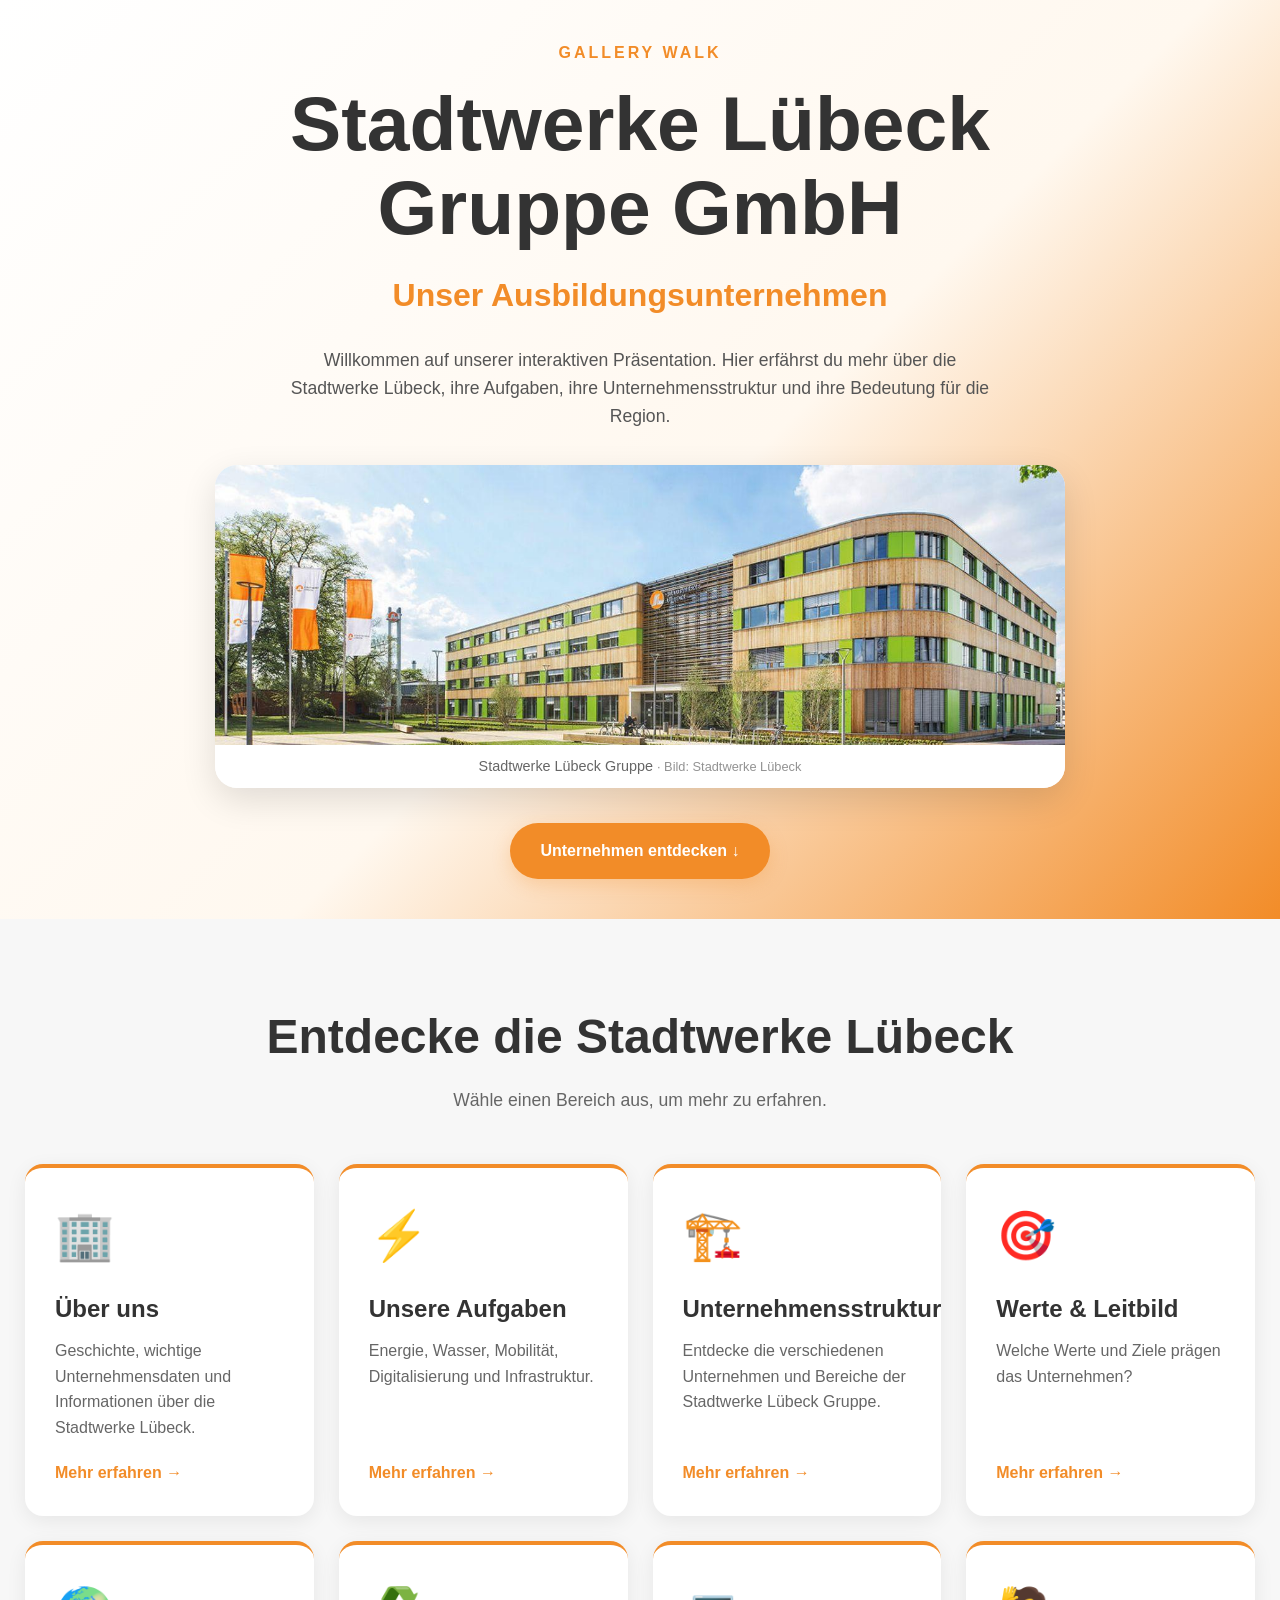
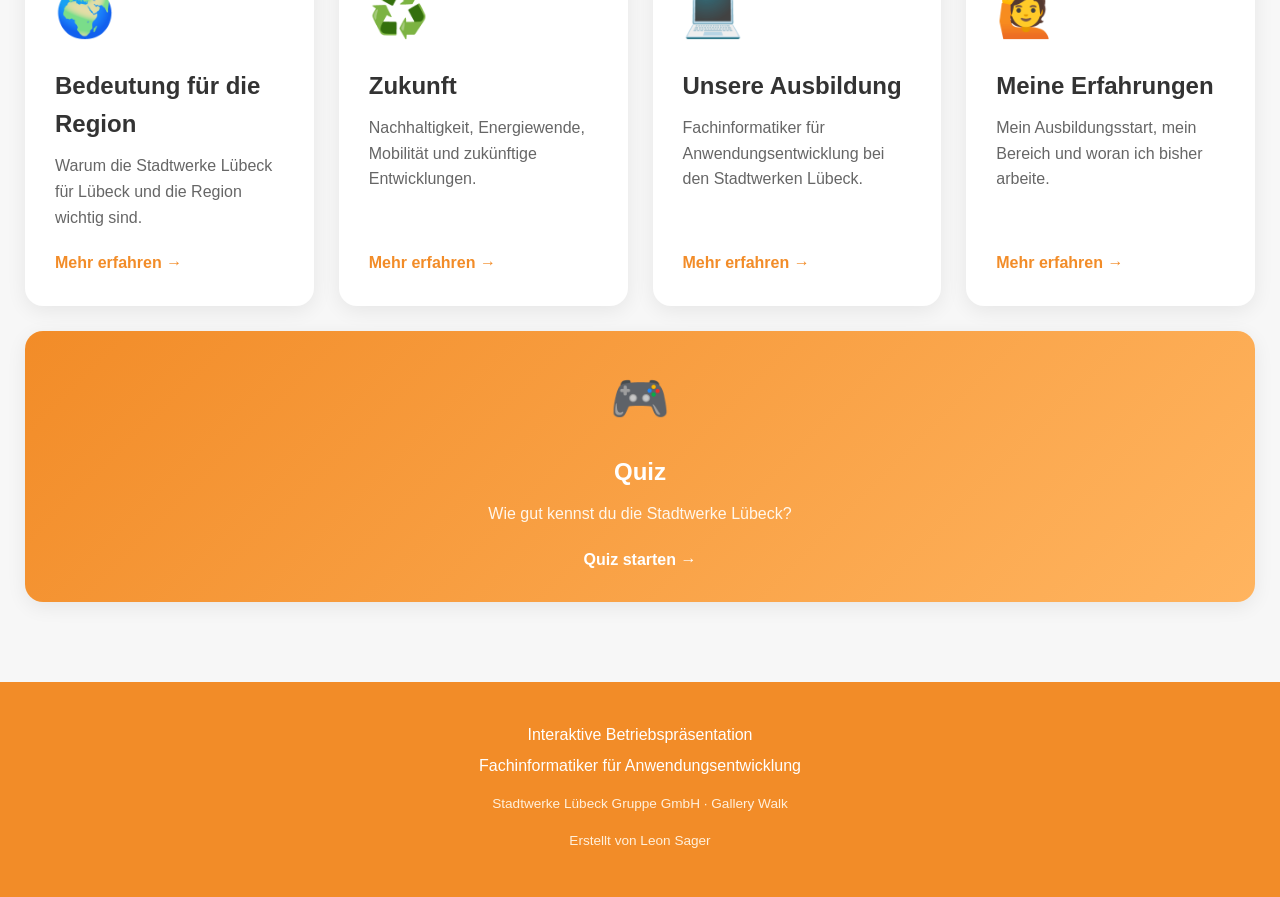
<file: index.html>
<!DOCTYPE html>
<html lang="de">

<head>

    <!-- Zeichencodierung für Umlaute und Sonderzeichen -->
    <meta charset="UTF-8">

    <!-- Sorgt dafür, dass die Webseite auf Handys richtig angezeigt wird -->
    <meta name="viewport" content="width=device-width, initial-scale=1.0">

    <!-- Titel im Browser -->
    <title>Stadtwerke Lübeck | Gallery Walk</title>

    <!-- Verbindung mit unserer CSS-Datei -->
    <link rel="stylesheet" href="style.css">

</head>


<body>


    <!-- =========================
         HEADER / STARTBEREICH
         ========================= -->

    <header class="hero">

        <div class="hero-content">

            <p class="small-title">
                Gallery Walk
            </p>

            <h1>
                Stadtwerke Lübeck Gruppe GmbH
            </h1>

            <h2>
                Unser Ausbildungsunternehmen
            </h2>

            <p class="intro-text">
                Willkommen auf unserer interaktiven Präsentation.
                Hier erfährst du mehr über die Stadtwerke Lübeck,
                ihre Aufgaben, ihre Unternehmensstruktur und ihre
                Bedeutung für die Region.
            </p>


            <!-- =========================
                 HERO-BILD
                 ========================= -->

            <div class="hero-image">

                <img
                    src="bilder/stadtwerke-gebaeude.jpg"
                    alt="Gebäude der Stadtwerke Lübeck"
                >

                <p>
                    Stadtwerke Lübeck Gruppe
                    <span class="image-source-inline">· Bild: Stadtwerke Lübeck</span>
                </p>

            </div>


            <!-- =========================
                 START BUTTON
                 ========================= -->

            <a href="#bereiche" class="start-button">
                Unternehmen entdecken ↓
            </a>

        </div>

    </header>


    <!-- =========================
         INFORMATIONSBEREICHE
         ========================= -->

    <main id="bereiche">

        <section class="section-title">

            <h2>
                Entdecke die Stadtwerke Lübeck
            </h2>

            <p>
                Wähle einen Bereich aus, um mehr zu erfahren.
            </p>

        </section>


        <!-- =========================
             CONTAINER FÜR ALLE KARTEN
             ========================= -->

        <section class="card-container">


            <!-- =========================
                 KARTE 1
                 ========================= -->

            <article class="card">

                <div class="icon">
                    🏢
                </div>

                <h3>
                    Über uns
                </h3>

                <p>
                    Geschichte, wichtige Unternehmensdaten
                    und Informationen über die Stadtwerke Lübeck.
                </p>

                <a href="ueber-uns.html">
                    Mehr erfahren →
                </a>

            </article>


            <!-- =========================
                 KARTE 2
                 ========================= -->

            <article class="card">

                <div class="icon">
                    ⚡
                </div>

                <h3>
                    Unsere Aufgaben
                </h3>

                <p>
                    Energie, Wasser, Mobilität,
                    Digitalisierung und Infrastruktur.
                </p>

                <a href="aufgaben.html">
                    Mehr erfahren →
                </a>

            </article>


            <!-- =========================
                 KARTE 3
                 ========================= -->

            <article class="card">

                <div class="icon">
                    🏗️
                </div>

                <h3>
                    Unternehmensstruktur
                </h3>

                <p>
                    Entdecke die verschiedenen Unternehmen
                    und Bereiche der Stadtwerke Lübeck Gruppe.
                </p>

                <a href="struktur.html">
                    Mehr erfahren →
                </a>

            </article>


            <!-- =========================
                 KARTE 4
                 ========================= -->

            <article class="card">

                <div class="icon">
                    🎯
                </div>

                <h3>
                    Werte & Leitbild
                </h3>

                <p>
                    Welche Werte und Ziele
                    prägen das Unternehmen?
                </p>

                <a href="werte.html">
                    Mehr erfahren →
                </a>

            </article>


            <!-- =========================
                 KARTE 5
                 ========================= -->

            <article class="card">

                <div class="icon">
                    🌍
                </div>

                <h3>
                    Bedeutung für die Region
                </h3>

                <p>
                    Warum die Stadtwerke Lübeck
                    für Lübeck und die Region wichtig sind.
                </p>

                <a href="region.html">
                    Mehr erfahren →
                </a>

            </article>


            <!-- =========================
                 KARTE 6
                 ========================= -->

            <article class="card">

                <div class="icon">
                    ♻️
                </div>

                <h3>
                    Zukunft
                </h3>

                <p>
                    Nachhaltigkeit, Energiewende,
                    Mobilität und zukünftige Entwicklungen.
                </p>

                <a href="zukunft.html">
                    Mehr erfahren →
                </a>

            </article>


            <!-- =========================
                 KARTE 7
                 ========================= -->

            <article class="card">

                <div class="icon">
                    💻
                </div>

                <h3>
                    Unsere Ausbildung
                </h3>

                <p>
                    Fachinformatiker für
                    Anwendungsentwicklung bei den Stadtwerken Lübeck.
                </p>

                <a href="ausbildung.html">
                    Mehr erfahren →
                </a>

            </article>


            <!-- =========================
                 KARTE: MEINE ERFAHRUNGEN
                 ========================= -->

            <article class="card">

                <div class="icon">
                    🙋
                </div>

                <h3>
                    Meine Erfahrungen
                </h3>

                <p>
                    Mein Ausbildungsstart, mein Bereich
                    und woran ich bisher arbeite.
                </p>

                <a href="ausbildung.html#meine-erfahrungen">
                    Mehr erfahren →
                </a>

            </article>


            <!-- =========================
                 KARTE 8
                 ========================= -->

            <article class="card quiz-card">

                <div class="icon">
                    🎮
                </div>

                <h3>
                    Quiz
                </h3>

                <p>
                    Wie gut kennst du
                    die Stadtwerke Lübeck?
                </p>

                <a href="quiz.html">
                    Quiz starten →
                </a>

            </article>


        </section>

    </main>


    <!-- =========================
         FOOTER
         ========================= -->

    <footer>

        <p>
            Interaktive Betriebspräsentation
        </p>

        <p>
            Fachinformatiker für Anwendungsentwicklung
        </p>

        <p class="footer-small">
            Stadtwerke Lübeck Gruppe GmbH · Gallery Walk
        </p>

        <p class="footer-small">
            Erstellt von Leon Sager
        </p>

    </footer>


    <!-- Verbindung mit JavaScript -->
    <script src="script.js"></script>

</body>

</html>
</file>
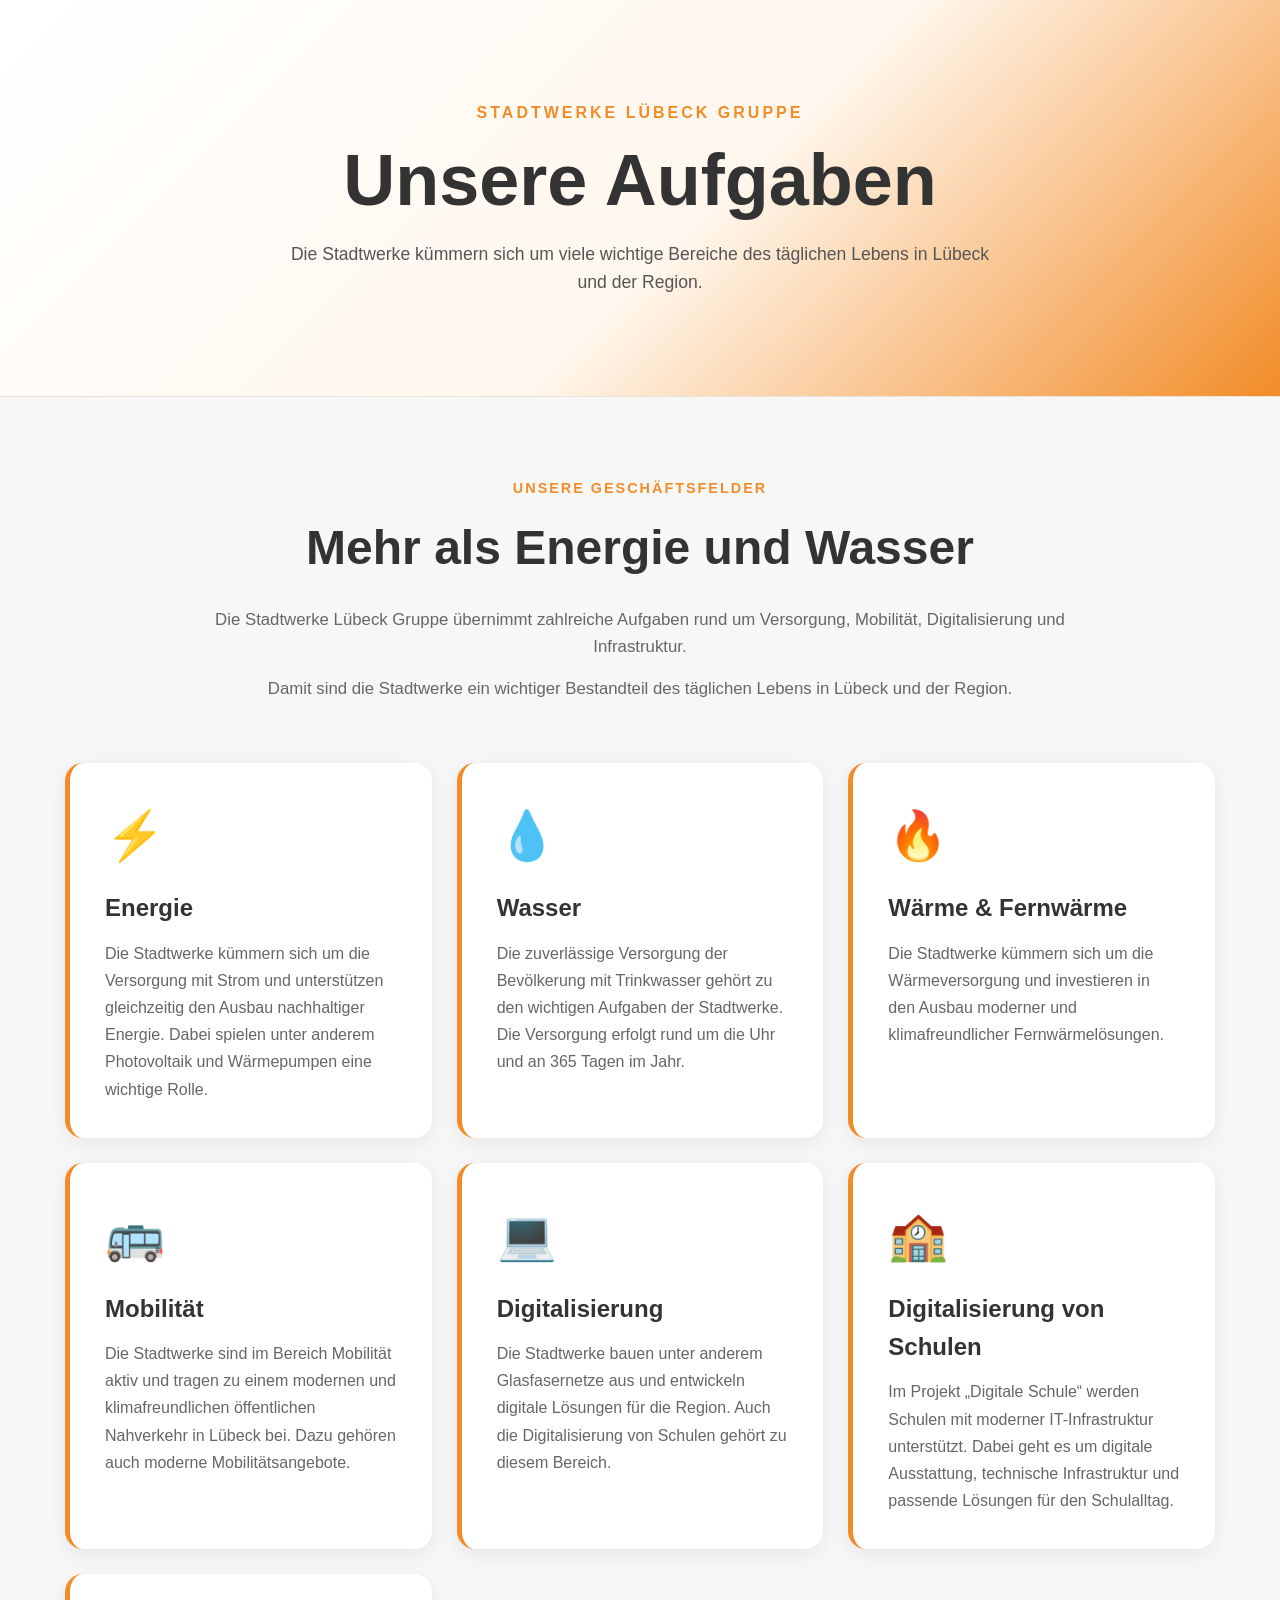
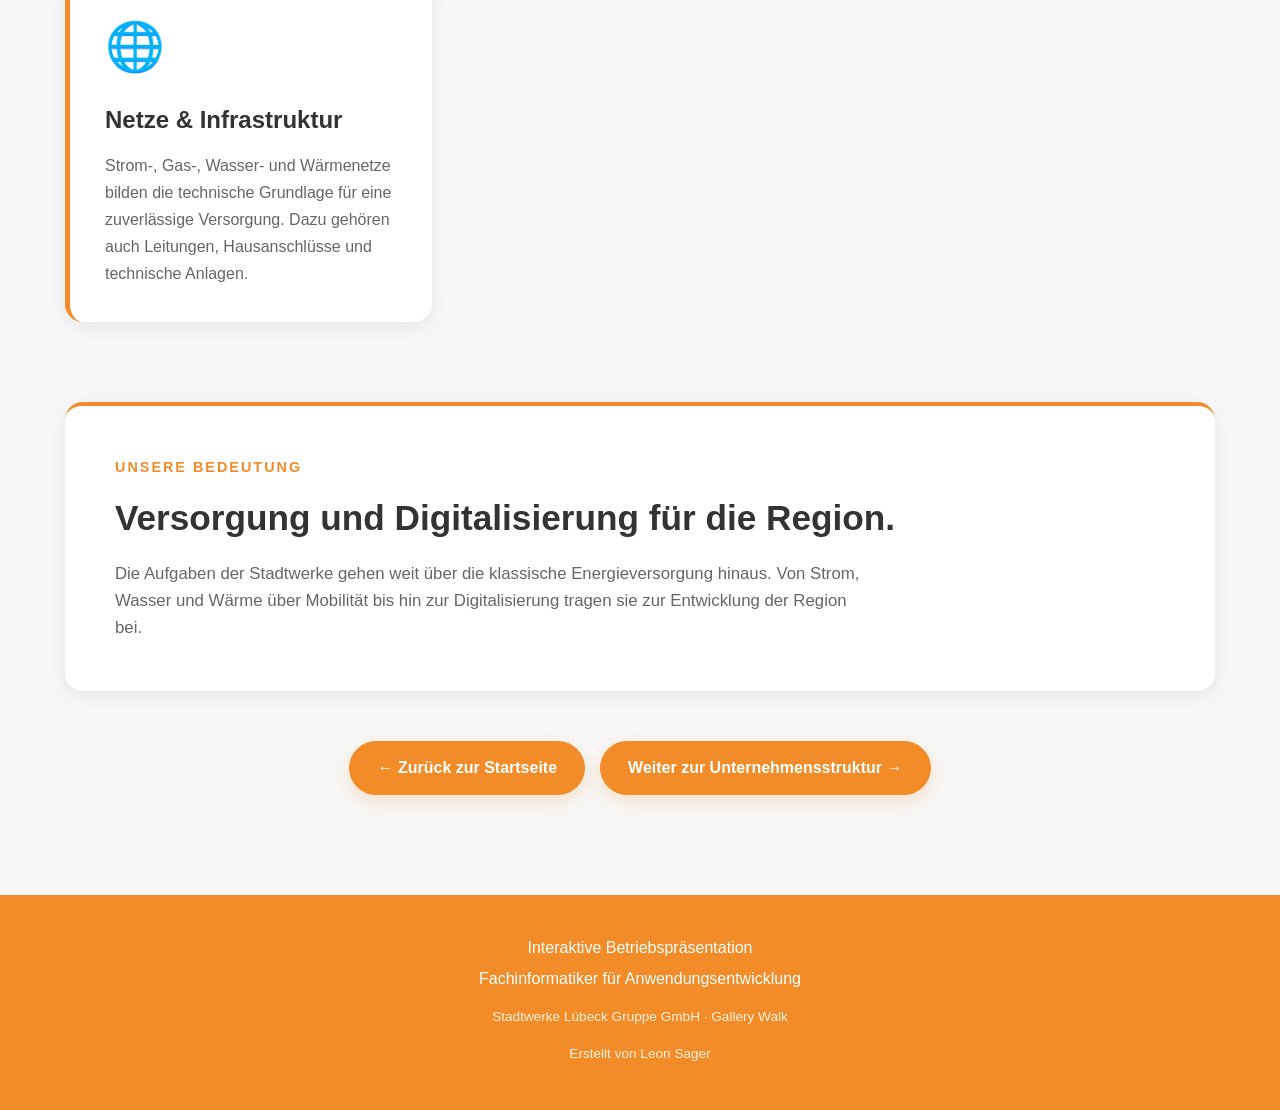
<file: aufgaben.html>
<!DOCTYPE html>
<html lang="de">

<head>

    <!-- Zeichencodierung für Umlaute und Sonderzeichen -->
    <meta charset="UTF-8">

    <!-- Optimierung für Handy und Tablet -->
    <meta name="viewport" content="width=device-width, initial-scale=1.0">

    <!-- Titel im Browser -->
    <title>Unsere Aufgaben | Stadtwerke Lübeck</title>

    <!-- Verbindung mit unserer CSS-Datei -->
    <link rel="stylesheet" href="style.css">

</head>


<body>


    <!-- =========================
         SEITEN-HEADER
         ========================= -->

    <header class="page-header">

        <div class="page-header-content">

            <p class="small-title">
                Stadtwerke Lübeck Gruppe
            </p>

            <h1>
                Unsere Aufgaben
            </h1>

            <p>
                Die Stadtwerke kümmern sich um viele wichtige
                Bereiche des täglichen Lebens in Lübeck
                und der Region.
            </p>

        </div>

    </header>


    <!-- =========================
         HAUPTINHALT
         ========================= -->

    <main class="about-main">


        <!-- =========================
             EINLEITUNG
             ========================= -->

        <section class="about-intro">

            <p class="section-label">
                UNSERE GESCHÄFTSFELDER
            </p>

            <h2>
                Mehr als Energie und Wasser
            </h2>

            <p>
                Die Stadtwerke Lübeck Gruppe übernimmt zahlreiche
                Aufgaben rund um Versorgung, Mobilität,
                Digitalisierung und Infrastruktur.
            </p>

            <p>
                Damit sind die Stadtwerke ein wichtiger Bestandteil
                des täglichen Lebens in Lübeck und der Region.
            </p>

        </section>


        <!-- =========================
             AUFGABEN-KARTEN
             ========================= -->

        <section class="task-grid">


            <!-- =========================
                 ENERGIE
                 ========================= -->

            <article class="task-card">

                <div class="task-icon">
                    ⚡
                </div>

                <h3>
                    Energie
                </h3>

                <p>
                    Die Stadtwerke kümmern sich um die Versorgung
                    mit Strom und unterstützen gleichzeitig den
                    Ausbau nachhaltiger Energie.
                    Dabei spielen unter anderem Photovoltaik
                    und Wärmepumpen eine wichtige Rolle.
                </p>

            </article>


            <!-- =========================
                 WASSER
                 ========================= -->

            <article class="task-card">

                <div class="task-icon">
                    💧
                </div>

                <h3>
                    Wasser
                </h3>

                <p>
                    Die zuverlässige Versorgung der Bevölkerung
                    mit Trinkwasser gehört zu den wichtigen
                    Aufgaben der Stadtwerke.
                    Die Versorgung erfolgt rund um die Uhr
                    und an 365 Tagen im Jahr.
                </p>

            </article>


            <!-- =========================
                 WÄRME
                 ========================= -->

            <article class="task-card">

                <div class="task-icon">
                    🔥
                </div>

                <h3>
                    Wärme & Fernwärme
                </h3>

                <p>
                    Die Stadtwerke kümmern sich um die
                    Wärmeversorgung und investieren in den
                    Ausbau moderner und klimafreundlicher
                    Fernwärmelösungen.
                </p>

            </article>


            <!-- =========================
                 MOBILITÄT
                 ========================= -->

            <article class="task-card">

                <div class="task-icon">
                    🚌
                </div>

                <h3>
                    Mobilität
                </h3>

                <p>
                    Die Stadtwerke sind im Bereich Mobilität aktiv
                    und tragen zu einem modernen und
                    klimafreundlichen öffentlichen Nahverkehr
                    in Lübeck bei.
                    Dazu gehören auch moderne Mobilitätsangebote.
                </p>

            </article>


            <!-- =========================
                 DIGITALISIERUNG
                 ========================= -->

            <article class="task-card">

                <div class="task-icon">
                    💻
                </div>

                <h3>
                    Digitalisierung
                </h3>

                <p>
                    Die Stadtwerke bauen unter anderem
                    Glasfasernetze aus und entwickeln digitale
                    Lösungen für die Region.
                    Auch die Digitalisierung von Schulen gehört
                    zu diesem Bereich.
                </p>

            </article>


            <!-- =========================
                 DIGITALE SCHULE
                 ========================= -->

            <article class="task-card">

                <div class="task-icon">
                    🏫
                </div>

                <h3>
                    Digitalisierung von Schulen
                </h3>

                <p>
                    Im Projekt „Digitale Schule“ werden Schulen
                    mit moderner IT-Infrastruktur unterstützt.
                    Dabei geht es um digitale Ausstattung,
                    technische Infrastruktur und passende
                    Lösungen für den Schulalltag.
                </p>

            </article>


            <!-- =========================
                 NETZE & INFRASTRUKTUR
                 ========================= -->

            <article class="task-card">

                <div class="task-icon">
                    🌐
                </div>

                <h3>
                    Netze & Infrastruktur
                </h3>

                <p>
                    Strom-, Gas-, Wasser- und Wärmenetze bilden
                    die technische Grundlage für eine zuverlässige
                    Versorgung.
                    Dazu gehören auch Leitungen, Hausanschlüsse
                    und technische Anlagen.
                </p>

            </article>


        </section>


        <!-- =========================
             ABSCHLUSS
             ========================= -->

        <section class="about-ending">

            <p class="section-label">
                UNSERE BEDEUTUNG
            </p>

            <h2>
                Versorgung und Digitalisierung für die Region.
            </h2>

            <p>
                Die Aufgaben der Stadtwerke gehen weit über die
                klassische Energieversorgung hinaus.
                Von Strom, Wasser und Wärme über Mobilität bis
                hin zur Digitalisierung tragen sie zur
                Entwicklung der Region bei.
            </p>

        </section>


        <!-- =========================
             SEITENNAVIGATION
             ========================= -->

        <div class="page-navigation">

            <a href="index.html" class="back-button">
                ← Zurück zur Startseite
            </a>

            <a href="struktur.html" class="next-page-button">
                Weiter zur Unternehmensstruktur →
            </a>

        </div>


    </main>


    <!-- =========================
         FOOTER
         ========================= -->

    <footer>

        <p>
            Interaktive Betriebspräsentation
        </p>

        <p>
            Fachinformatiker für Anwendungsentwicklung
        </p>

        <p class="footer-small">
            Stadtwerke Lübeck Gruppe GmbH · Gallery Walk
        </p>

        <p class="footer-small">
            Erstellt von Leon Sager
        </p>

    </footer>


</body>

</html>
</file>
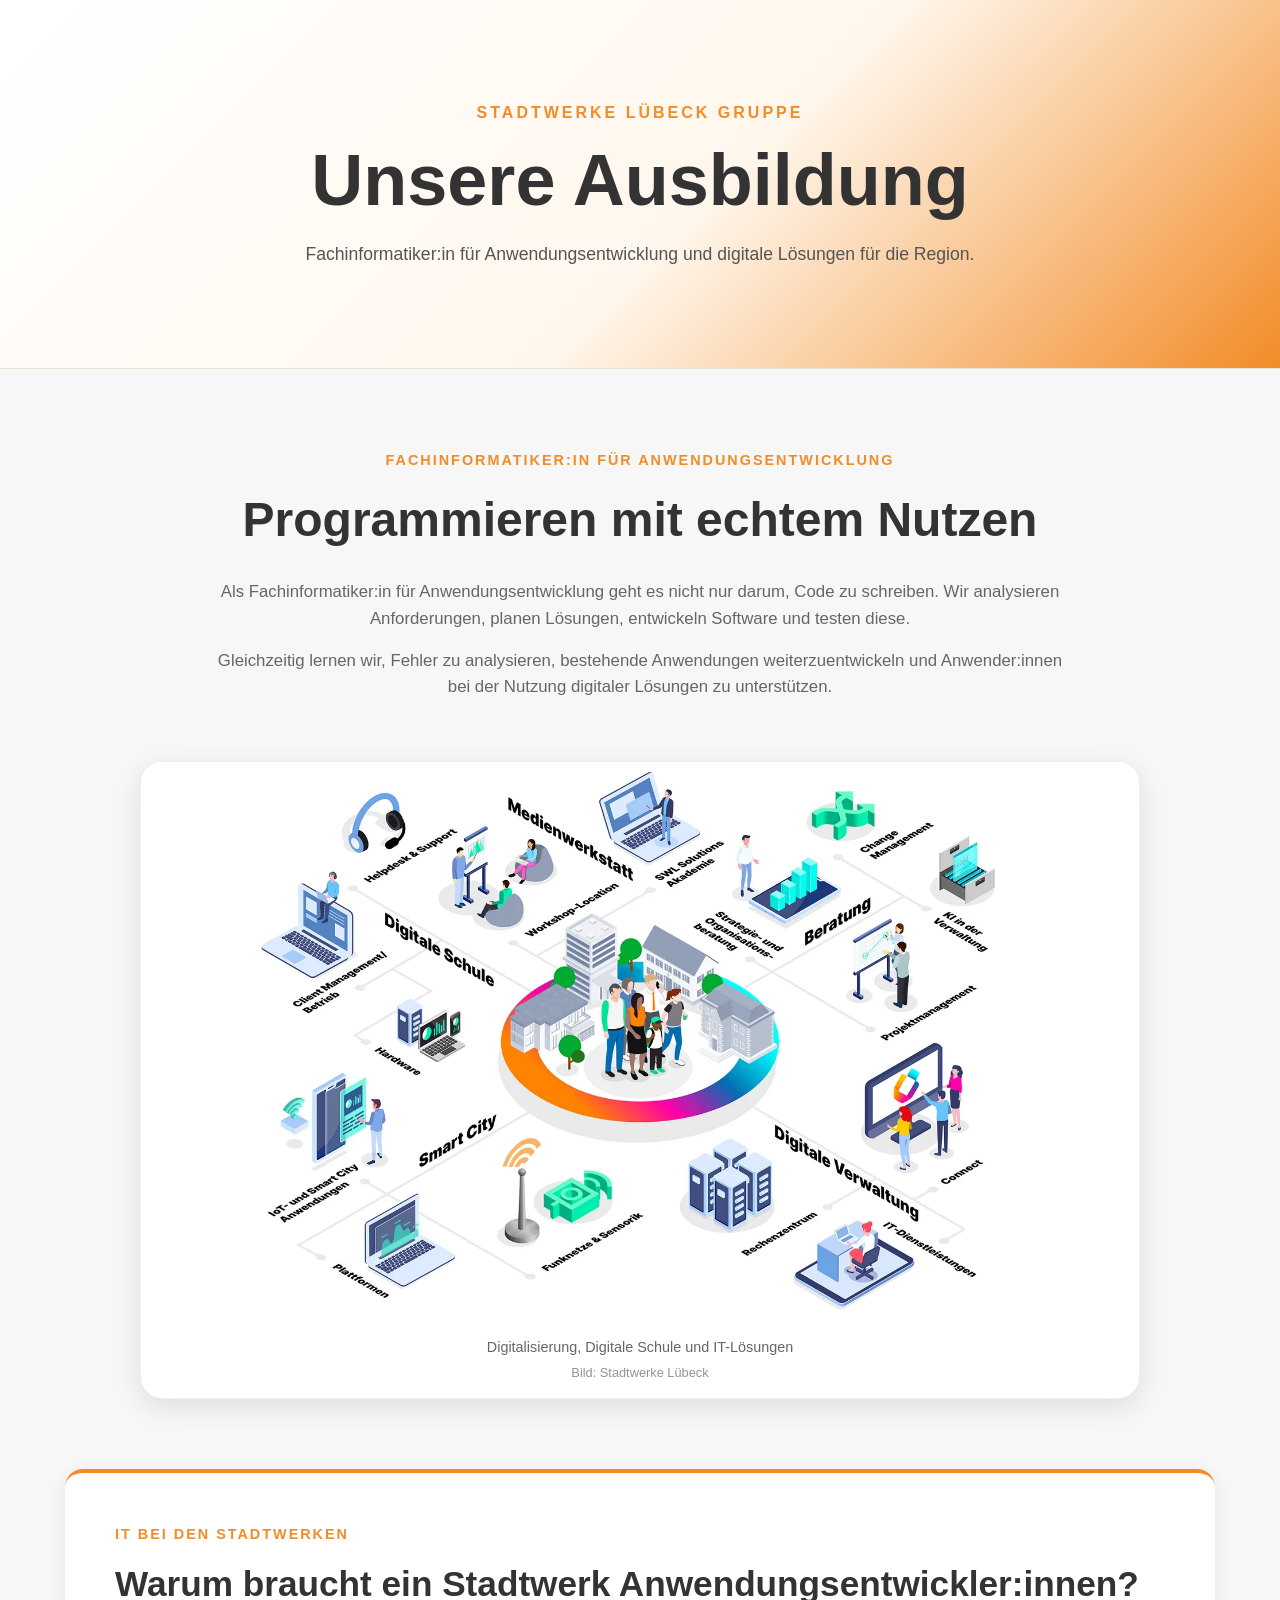
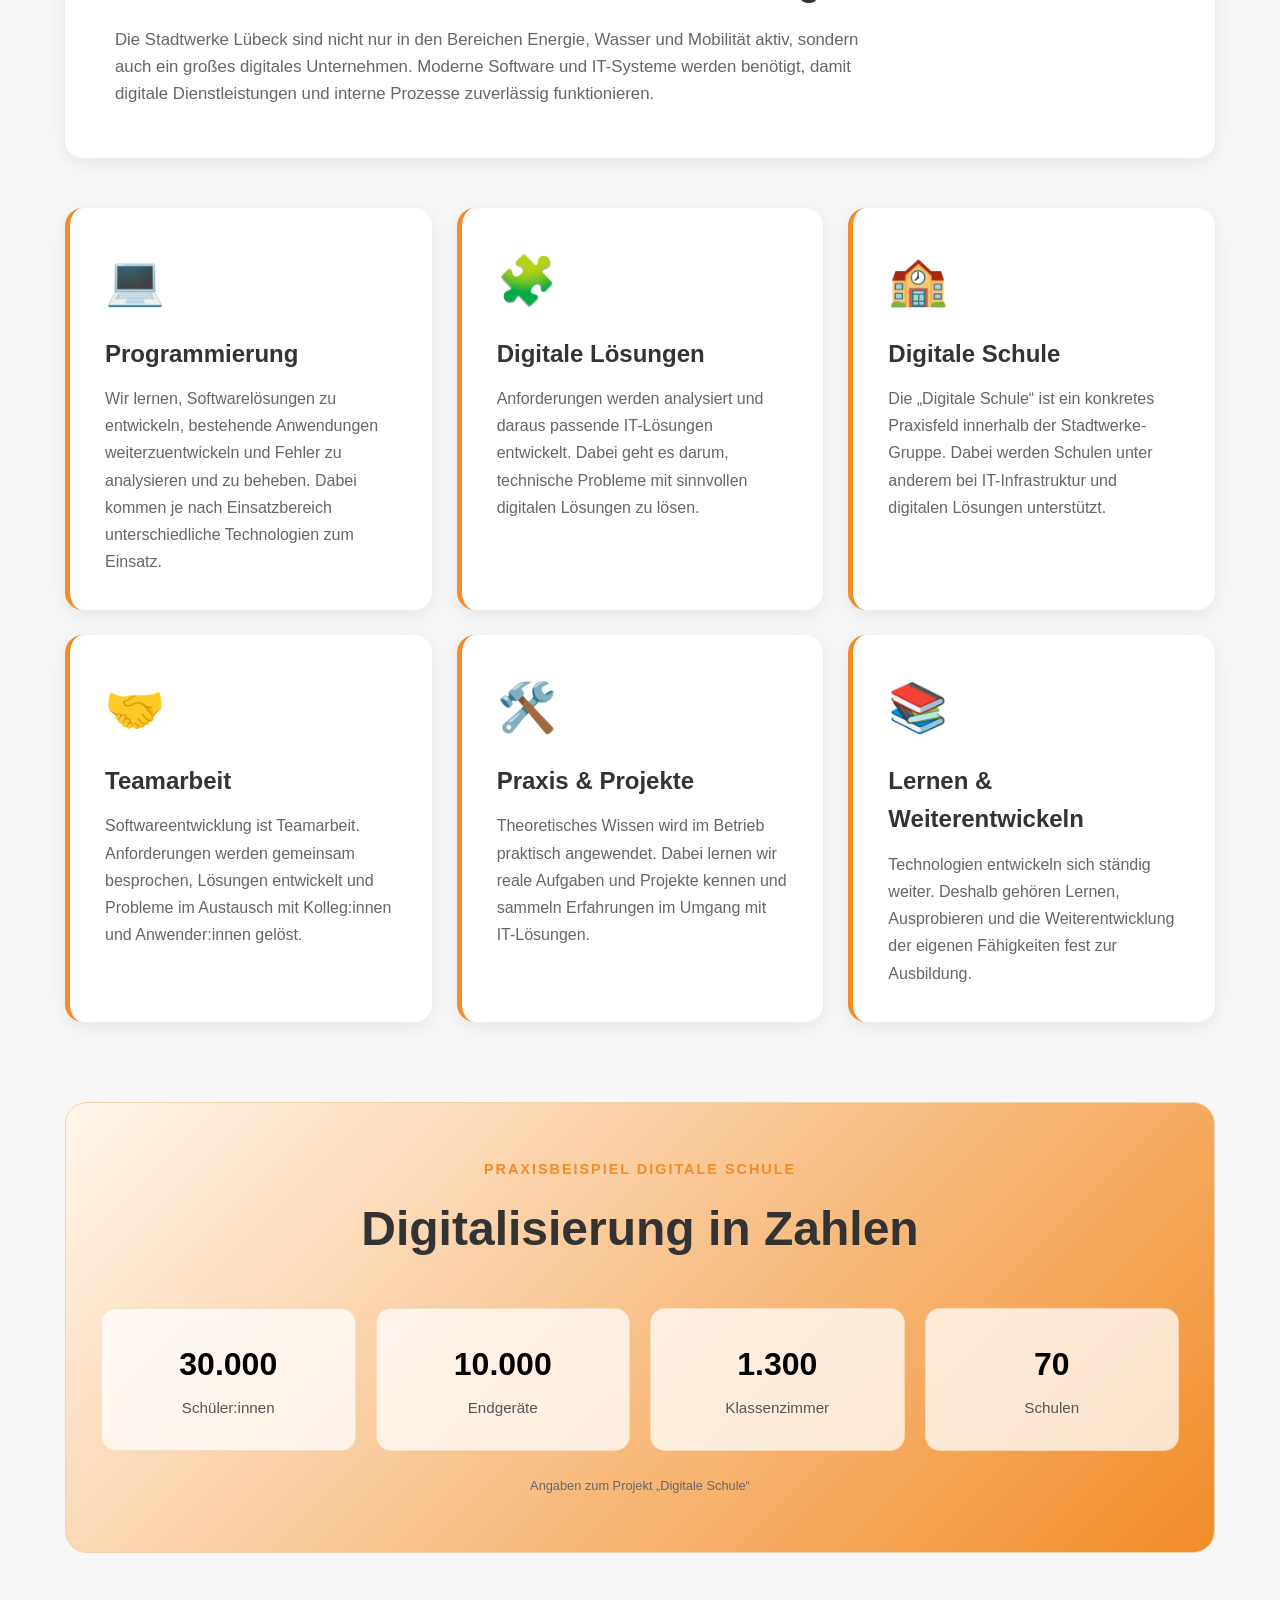
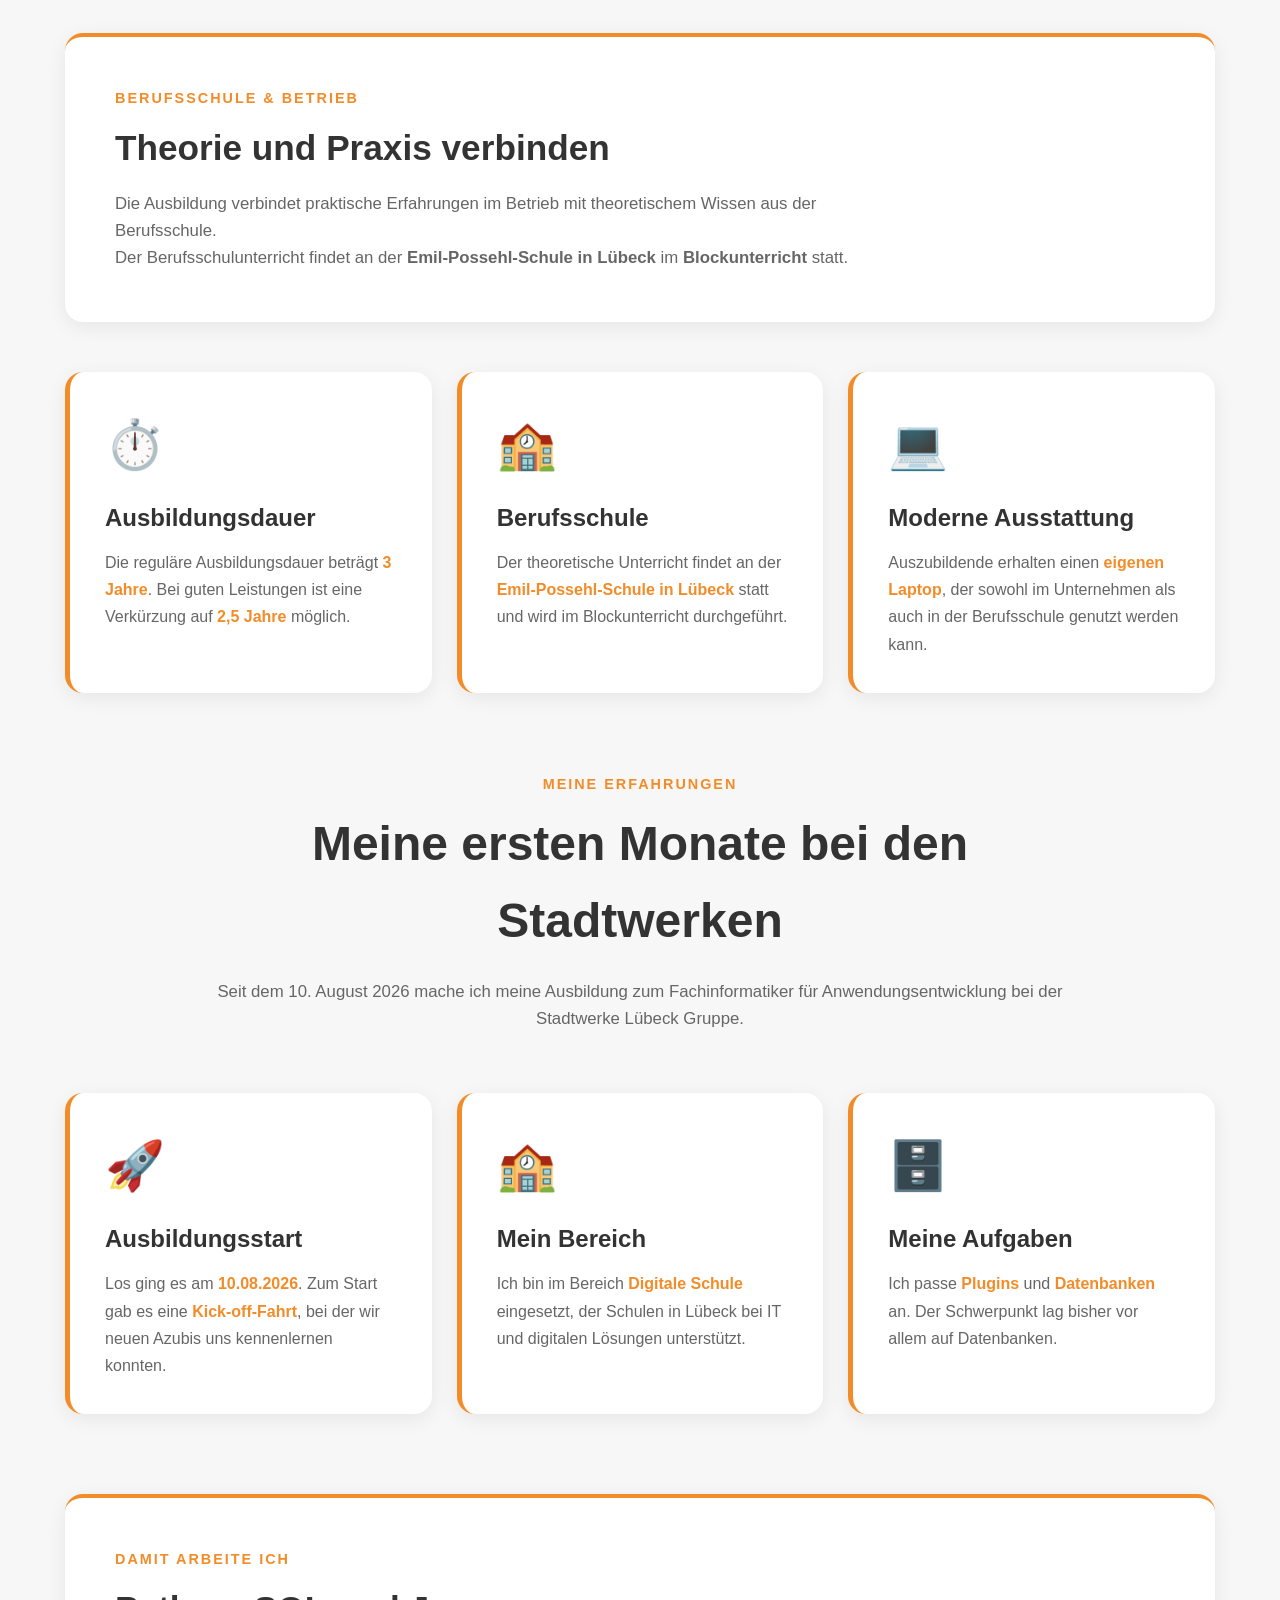
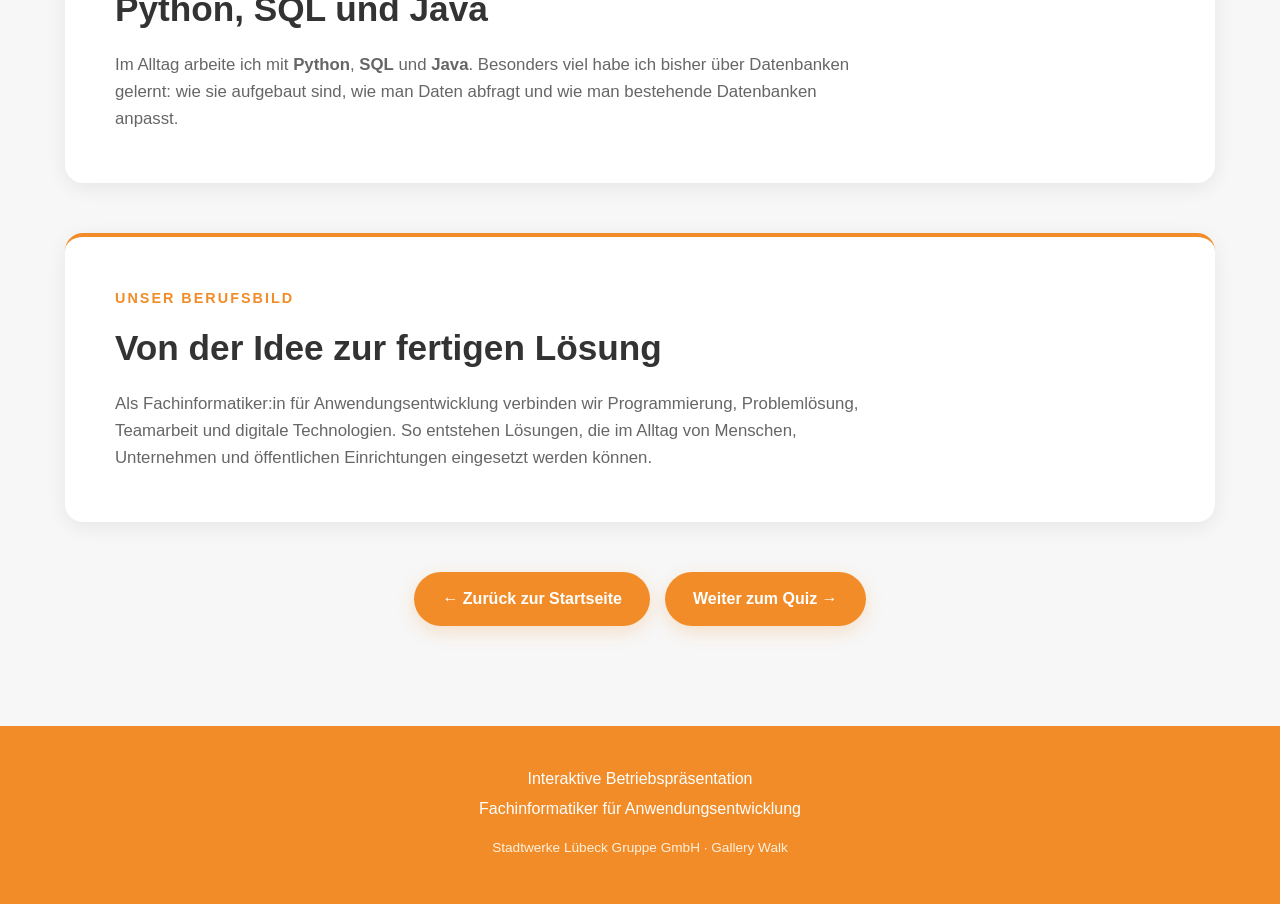
<file: ausbildung.html>
<!DOCTYPE html>
<html lang="de">

<head>

    <!-- Zeichencodierung für Umlaute und Sonderzeichen -->
    <meta charset="UTF-8">

    <!-- Optimierung für Handy und Tablet -->
    <meta name="viewport" content="width=device-width, initial-scale=1.0">

    <!-- Titel im Browser -->
    <title>Unsere Ausbildung | Stadtwerke Lübeck</title>

    <!-- Verbindung mit unserer CSS-Datei -->
    <link rel="stylesheet" href="style.css">

</head>


<body>


    <!-- =========================
         SEITEN-HEADER
         ========================= -->

    <header class="page-header">

        <div class="page-header-content">

            <p class="small-title">
                Stadtwerke Lübeck Gruppe
            </p>

            <h1>
                Unsere Ausbildung
            </h1>

            <p>
                Fachinformatiker:in für Anwendungsentwicklung
                und digitale Lösungen für die Region.
            </p>

        </div>

    </header>


    <!-- =========================
         HAUPTINHALT
         ========================= -->

    <main class="about-main">


        <!-- =========================
             EINLEITUNG
             ========================= -->

        <section class="about-intro">

            <p class="section-label">
                FACHINFORMATIKER:IN FÜR ANWENDUNGSENTWICKLUNG
            </p>

            <h2>
                Programmieren mit echtem Nutzen
            </h2>

            <p>
                Als Fachinformatiker:in für Anwendungsentwicklung
                geht es nicht nur darum, Code zu schreiben.
                Wir analysieren Anforderungen, planen Lösungen,
                entwickeln Software und testen diese.
            </p>

            <p>
                Gleichzeitig lernen wir, Fehler zu analysieren,
                bestehende Anwendungen weiterzuentwickeln und
                Anwender:innen bei der Nutzung digitaler Lösungen
                zu unterstützen.
            </p>

        </section>


        <!-- =========================
             BILD – DIGITALISIERUNG
             ========================= -->

        <figure class="page-image page-image-digital">

            <img
                src="bilder/digitalisierung-stadtwerke.webp"
                alt="Digitalisierung und digitale Lösungen"
            >

            <figcaption>
                Digitalisierung, Digitale Schule und IT-Lösungen
                <span class="image-source">Bild: Stadtwerke Lübeck</span>
            </figcaption>

        </figure>


        <!-- =========================
             WARUM BEI DEN STADTWERKEN?
             ========================= -->

        <section class="about-ending">

            <p class="section-label">
                IT BEI DEN STADTWERKEN
            </p>

            <h2>
                Warum braucht ein Stadtwerk Anwendungsentwickler:innen?
            </h2>

            <p>
                Die Stadtwerke Lübeck sind nicht nur in den Bereichen
                Energie, Wasser und Mobilität aktiv, sondern auch
                ein großes digitales Unternehmen.
                Moderne Software und IT-Systeme werden benötigt,
                damit digitale Dienstleistungen und interne
                Prozesse zuverlässig funktionieren.
            </p>

        </section>


        <!-- =========================
             AUSBILDUNGSBEREICHE
             ========================= -->

        <section class="task-grid">


            <!-- Programmierung -->

            <article class="task-card">

                <div class="task-icon">
                    💻
                </div>

                <h3>
                    Programmierung
                </h3>

                <p>
                    Wir lernen, Softwarelösungen zu entwickeln,
                    bestehende Anwendungen weiterzuentwickeln
                    und Fehler zu analysieren und zu beheben.
                    Dabei kommen je nach Einsatzbereich
                    unterschiedliche Technologien zum Einsatz.
                </p>

            </article>


            <!-- Digitale Lösungen -->

            <article class="task-card">

                <div class="task-icon">
                    🧩
                </div>

                <h3>
                    Digitale Lösungen
                </h3>

                <p>
                    Anforderungen werden analysiert und daraus
                    passende IT-Lösungen entwickelt.
                    Dabei geht es darum, technische Probleme
                    mit sinnvollen digitalen Lösungen zu lösen.
                </p>

            </article>


            <!-- Digitale Schule -->

            <article class="task-card">

                <div class="task-icon">
                    🏫
                </div>

                <h3>
                    Digitale Schule
                </h3>

                <p>
                    Die „Digitale Schule“ ist ein konkretes
                    Praxisfeld innerhalb der Stadtwerke-Gruppe.
                    Dabei werden Schulen unter anderem bei
                    IT-Infrastruktur und digitalen Lösungen
                    unterstützt.
                </p>

            </article>


            <!-- Teamarbeit -->

            <article class="task-card">

                <div class="task-icon">
                    🤝
                </div>

                <h3>
                    Teamarbeit
                </h3>

                <p>
                    Softwareentwicklung ist Teamarbeit.
                    Anforderungen werden gemeinsam besprochen,
                    Lösungen entwickelt und Probleme im Austausch
                    mit Kolleg:innen und Anwender:innen gelöst.
                </p>

            </article>


            <!-- Praxis -->

            <article class="task-card">

                <div class="task-icon">
                    🛠️
                </div>

                <h3>
                    Praxis & Projekte
                </h3>

                <p>
                    Theoretisches Wissen wird im Betrieb praktisch
                    angewendet. Dabei lernen wir reale Aufgaben
                    und Projekte kennen und sammeln Erfahrungen
                    im Umgang mit IT-Lösungen.
                </p>

            </article>


            <!-- Lernen -->

            <article class="task-card">

                <div class="task-icon">
                    📚
                </div>

                <h3>
                    Lernen & Weiterentwickeln
                </h3>

                <p>
                    Technologien entwickeln sich ständig weiter.
                    Deshalb gehören Lernen, Ausprobieren und
                    die Weiterentwicklung der eigenen Fähigkeiten
                    fest zur Ausbildung.
                </p>

            </article>


        </section>


        <!-- =========================
             DIGITALE SCHULE – ZAHLEN
             ========================= -->

        <section class="facts-section">

            <div class="facts-heading">

                <p class="section-label">
                    PRAXISBEISPIEL DIGITALE SCHULE
                </p>

                <h2>
                    Digitalisierung in Zahlen
                </h2>

            </div>


            <div class="facts-grid">


                <!-- Schüler -->

                <div class="fact-box">

                    <span class="fact-number">
                        30.000
                    </span>

                    <span class="fact-text">
                        Schüler:innen
                    </span>

                </div>


                <!-- Endgeräte -->

                <div class="fact-box">

                    <span class="fact-number">
                        10.000
                    </span>

                    <span class="fact-text">
                        Endgeräte
                    </span>

                </div>


                <!-- Klassenzimmer -->

                <div class="fact-box">

                    <span class="fact-number">
                        1.300
                    </span>

                    <span class="fact-text">
                        Klassenzimmer
                    </span>

                </div>


                <!-- Schulen -->

                <div class="fact-box">

                    <span class="fact-number">
                        70
                    </span>

                    <span class="fact-text">
                        Schulen
                    </span>

                </div>


            </div>


            <p class="facts-note">
                Angaben zum Projekt „Digitale Schule“
            </p>

        </section>


        <!-- =========================
             BERUFSSCHULE
             ========================= -->

        <section class="about-ending">

            <p class="section-label">
                BERUFSSCHULE & BETRIEB
            </p>

            <h2>
                Theorie und Praxis verbinden
            </h2>

            <p>
                Die Ausbildung verbindet praktische Erfahrungen
                im Betrieb mit theoretischem Wissen aus der
                Berufsschule.
            </p>

            <p>
                Der Berufsschulunterricht findet an der
                <strong>Emil-Possehl-Schule in Lübeck</strong>
                im <strong>Blockunterricht</strong> statt.
            </p>

        </section>


        <!-- =========================
             AUSBILDUNG AUF EINEN BLICK
             ========================= -->

        <section class="task-grid">


            <!-- Dauer -->

            <article class="task-card">

                <div class="task-icon">
                    ⏱️
                </div>

                <h3>
                    Ausbildungsdauer
                </h3>

                <p>
                    Die reguläre Ausbildungsdauer beträgt
                    <strong>3 Jahre</strong>.
                    Bei guten Leistungen ist eine Verkürzung
                    auf <strong>2,5 Jahre</strong> möglich.
                </p>

            </article>


            <!-- Berufsschule -->

            <article class="task-card">

                <div class="task-icon">
                    🏫
                </div>

                <h3>
                    Berufsschule
                </h3>

                <p>
                    Der theoretische Unterricht findet an der
                    <strong>Emil-Possehl-Schule in Lübeck</strong>
                    statt und wird im Blockunterricht durchgeführt.
                </p>

            </article>


            <!-- Ausstattung -->

            <article class="task-card">

                <div class="task-icon">
                    💻
                </div>

                <h3>
                    Moderne Ausstattung
                </h3>

                <p>
                    Auszubildende erhalten einen
                    <strong>eigenen Laptop</strong>, der sowohl
                    im Unternehmen als auch in der Berufsschule
                    genutzt werden kann.
                </p>

            </article>


        </section>


        <!-- =========================
             MEINE ERFAHRUNGEN
             ========================= -->

        <section class="about-intro" id="meine-erfahrungen">

            <p class="section-label">
                MEINE ERFAHRUNGEN
            </p>

            <h2>
                Meine ersten Monate bei den Stadtwerken
            </h2>

            <p>
                Seit dem 10. August 2026 mache ich meine Ausbildung
                zum Fachinformatiker für Anwendungsentwicklung
                bei der Stadtwerke Lübeck Gruppe.
            </p>

        </section>


        <section class="task-grid">


            <!-- Start -->

            <article class="task-card">

                <div class="task-icon">
                    🚀
                </div>

                <h3>
                    Ausbildungsstart
                </h3>

                <p>
                    Los ging es am <strong>10.08.2026</strong>.
                    Zum Start gab es eine <strong>Kick-off-Fahrt</strong>,
                    bei der wir neuen Azubis uns kennenlernen konnten.
                </p>

            </article>


            <!-- Team -->

            <article class="task-card">

                <div class="task-icon">
                    🏫
                </div>

                <h3>
                    Mein Bereich
                </h3>

                <p>
                    Ich bin im Bereich <strong>Digitale Schule</strong>
                    eingesetzt, der Schulen in Lübeck bei IT und
                    digitalen Lösungen unterstützt.
                </p>

            </article>


            <!-- Aufgaben -->

            <article class="task-card">

                <div class="task-icon">
                    🗄️
                </div>

                <h3>
                    Meine Aufgaben
                </h3>

                <p>
                    Ich passe <strong>Plugins</strong> und
                    <strong>Datenbanken</strong> an. Der Schwerpunkt
                    lag bisher vor allem auf Datenbanken.
                </p>

            </article>


        </section>


        <section class="about-ending">

            <p class="section-label">
                DAMIT ARBEITE ICH
            </p>

            <h2>
                Python, SQL und Java
            </h2>

            <p>
                Im Alltag arbeite ich mit <strong>Python</strong>,
                <strong>SQL</strong> und <strong>Java</strong>.
                Besonders viel habe ich bisher über Datenbanken
                gelernt: wie sie aufgebaut sind, wie man Daten
                abfragt und wie man bestehende Datenbanken anpasst.
            </p>

        </section>


        <!-- =========================
             ABSCHLUSS
             ========================= -->

        <section class="about-ending">

            <p class="section-label">
                UNSER BERUFSBILD
            </p>

            <h2>
                Von der Idee zur fertigen Lösung
            </h2>

            <p>
                Als Fachinformatiker:in für Anwendungsentwicklung
                verbinden wir Programmierung, Problemlösung,
                Teamarbeit und digitale Technologien.
                So entstehen Lösungen, die im Alltag von
                Menschen, Unternehmen und öffentlichen
                Einrichtungen eingesetzt werden können.
            </p>

        </section>


        <!-- =========================
             SEITENNAVIGATION
             ========================= -->

        <div class="page-navigation">

            <a href="index.html" class="back-button">
                ← Zurück zur Startseite
            </a>

            <a href="quiz.html" class="next-page-button">
                Weiter zum Quiz →
            </a>

        </div>


    </main>


    <!-- =========================
         FOOTER
         ========================= -->

    <footer>

        <p>
            Interaktive Betriebspräsentation
        </p>

        <p>
            Fachinformatiker für Anwendungsentwicklung
        </p>

        <p class="footer-small">
            Stadtwerke Lübeck Gruppe GmbH · Gallery Walk
        </p>

    </footer>


</body>

</html>
</file>
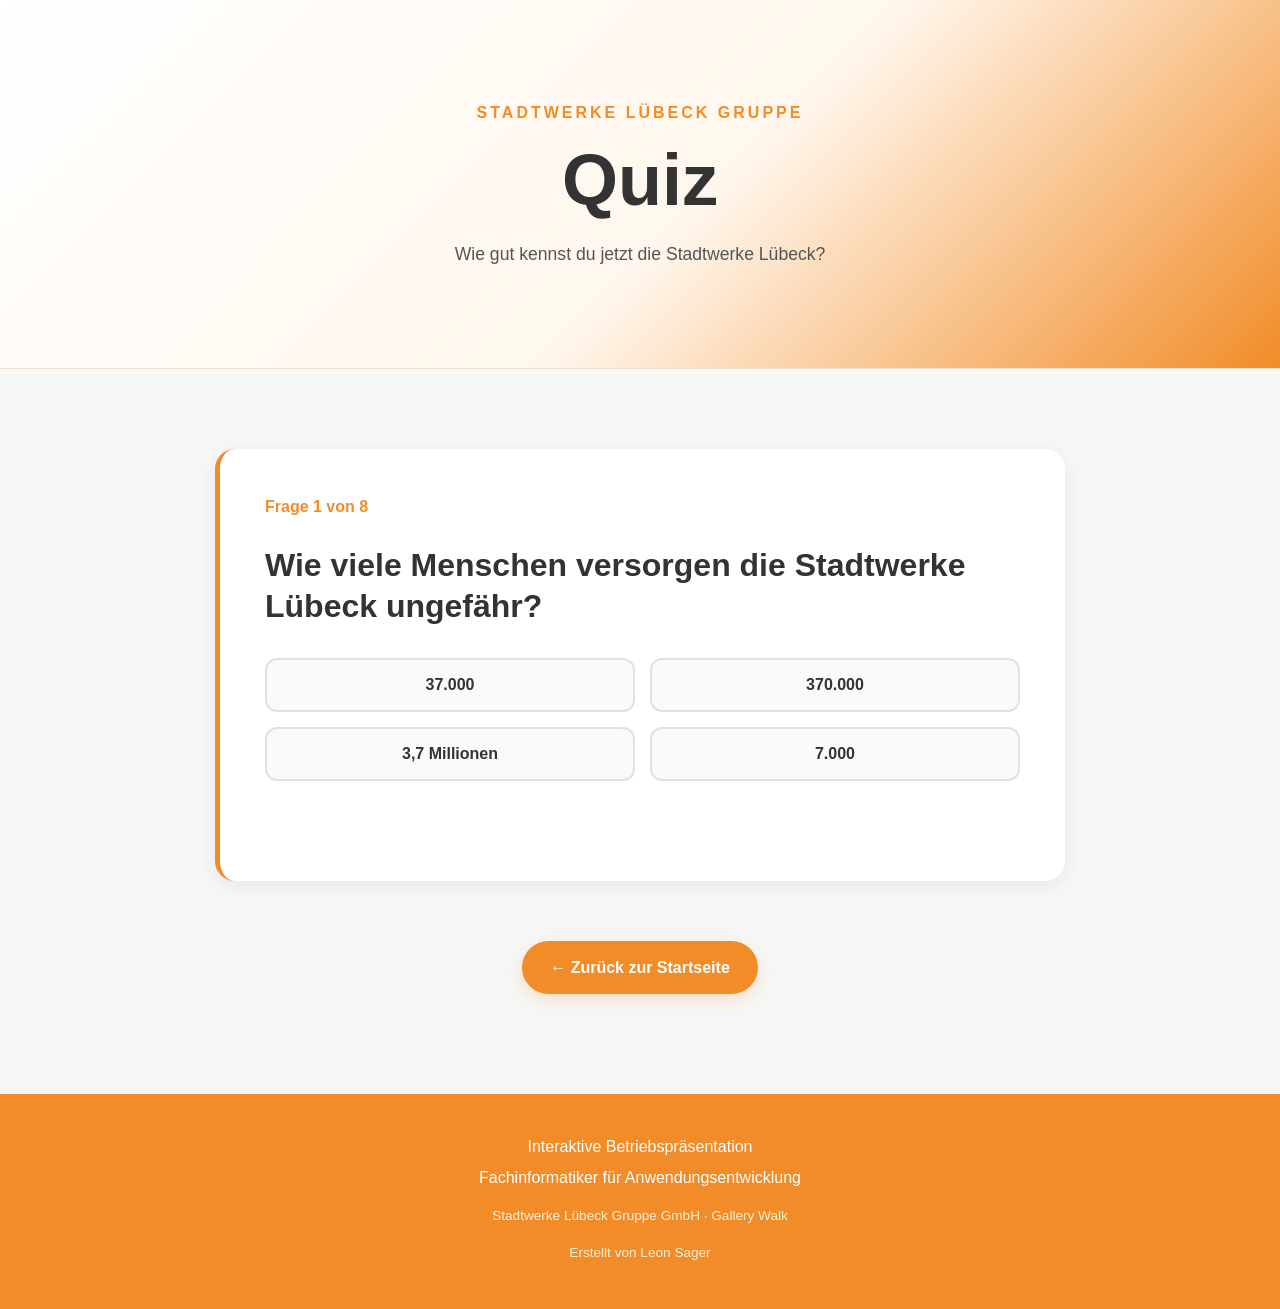
<file: quiz.html>
<!DOCTYPE html>
<html lang="de">

<head>

    <!-- Zeichencodierung für Umlaute und Sonderzeichen -->
    <meta charset="UTF-8">

    <!-- Optimierung für Handy und Tablet -->
    <meta name="viewport" content="width=device-width, initial-scale=1.0">

    <!-- Titel im Browser -->
    <title>Quiz | Stadtwerke Lübeck</title>

    <!-- Verbindung mit unserer CSS-Datei -->
    <link rel="stylesheet" href="style.css">

</head>


<body>


    <!-- =========================
         SEITEN-HEADER
         ========================= -->

    <header class="page-header">

        <div class="page-header-content">

            <p class="small-title">
                Stadtwerke Lübeck Gruppe
            </p>

            <h1>
                Quiz
            </h1>

            <p>
                Wie gut kennst du jetzt die Stadtwerke Lübeck?
            </p>

        </div>

    </header>


    <!-- =========================
         QUIZ
         ========================= -->

    <main class="about-main">

        <section class="quiz-container">


            <!-- =========================
                 FRAGENZÄHLER
                 ========================= -->

            <div class="quiz-score">

                Frage
                <span id="question-number">1</span>
                von
                <span id="question-total">8</span>

            </div>


            <!-- =========================
                 FRAGE
                 ========================= -->

            <div class="quiz-question">

                <h2 id="question">
                    Wie viele Menschen versorgen die
                    Stadtwerke Lübeck ungefähr?
                </h2>

            </div>


            <!-- =========================
                 ANTWORTEN
                 ========================= -->

            <div class="answer-container">

                <button class="answer-button">
                    37.000
                </button>

                <button class="answer-button">
                    370.000
                </button>

                <button class="answer-button">
                    3,7 Millionen
                </button>

                <button class="answer-button">
                    7.000
                </button>

            </div>


            <!-- =========================
                 ERGEBNIS
                 ========================= -->

            <div id="quiz-result" class="quiz-result">

            </div>


            <!-- =========================
                 NÄCHSTE FRAGE
                 ========================= -->

            <button id="next-button" class="next-button">
                Nächste Frage →
            </button>


            <!-- =========================
                 QUIZ NEUSTARTEN
                 ========================= -->

            <button id="restart-button" class="next-button">
                Quiz erneut starten
            </button>


        </section>


        <!-- =========================
             NAVIGATION
             ========================= -->

        <div class="page-navigation">

            <a href="index.html" class="back-button">
                ← Zurück zur Startseite
            </a>

        </div>


    </main>


    <!-- =========================
         FOOTER
         ========================= -->

    <footer>

        <p>
            Interaktive Betriebspräsentation
        </p>

        <p>
            Fachinformatiker für Anwendungsentwicklung
        </p>

        <p class="footer-small">
            Stadtwerke Lübeck Gruppe GmbH · Gallery Walk
        </p>

        <p class="footer-small">
            Erstellt von Leon Sager
        </p>

    </footer>


    <!-- Verbindung mit JavaScript -->
    <script src="quiz.js"></script>

</body>

</html>
</file>
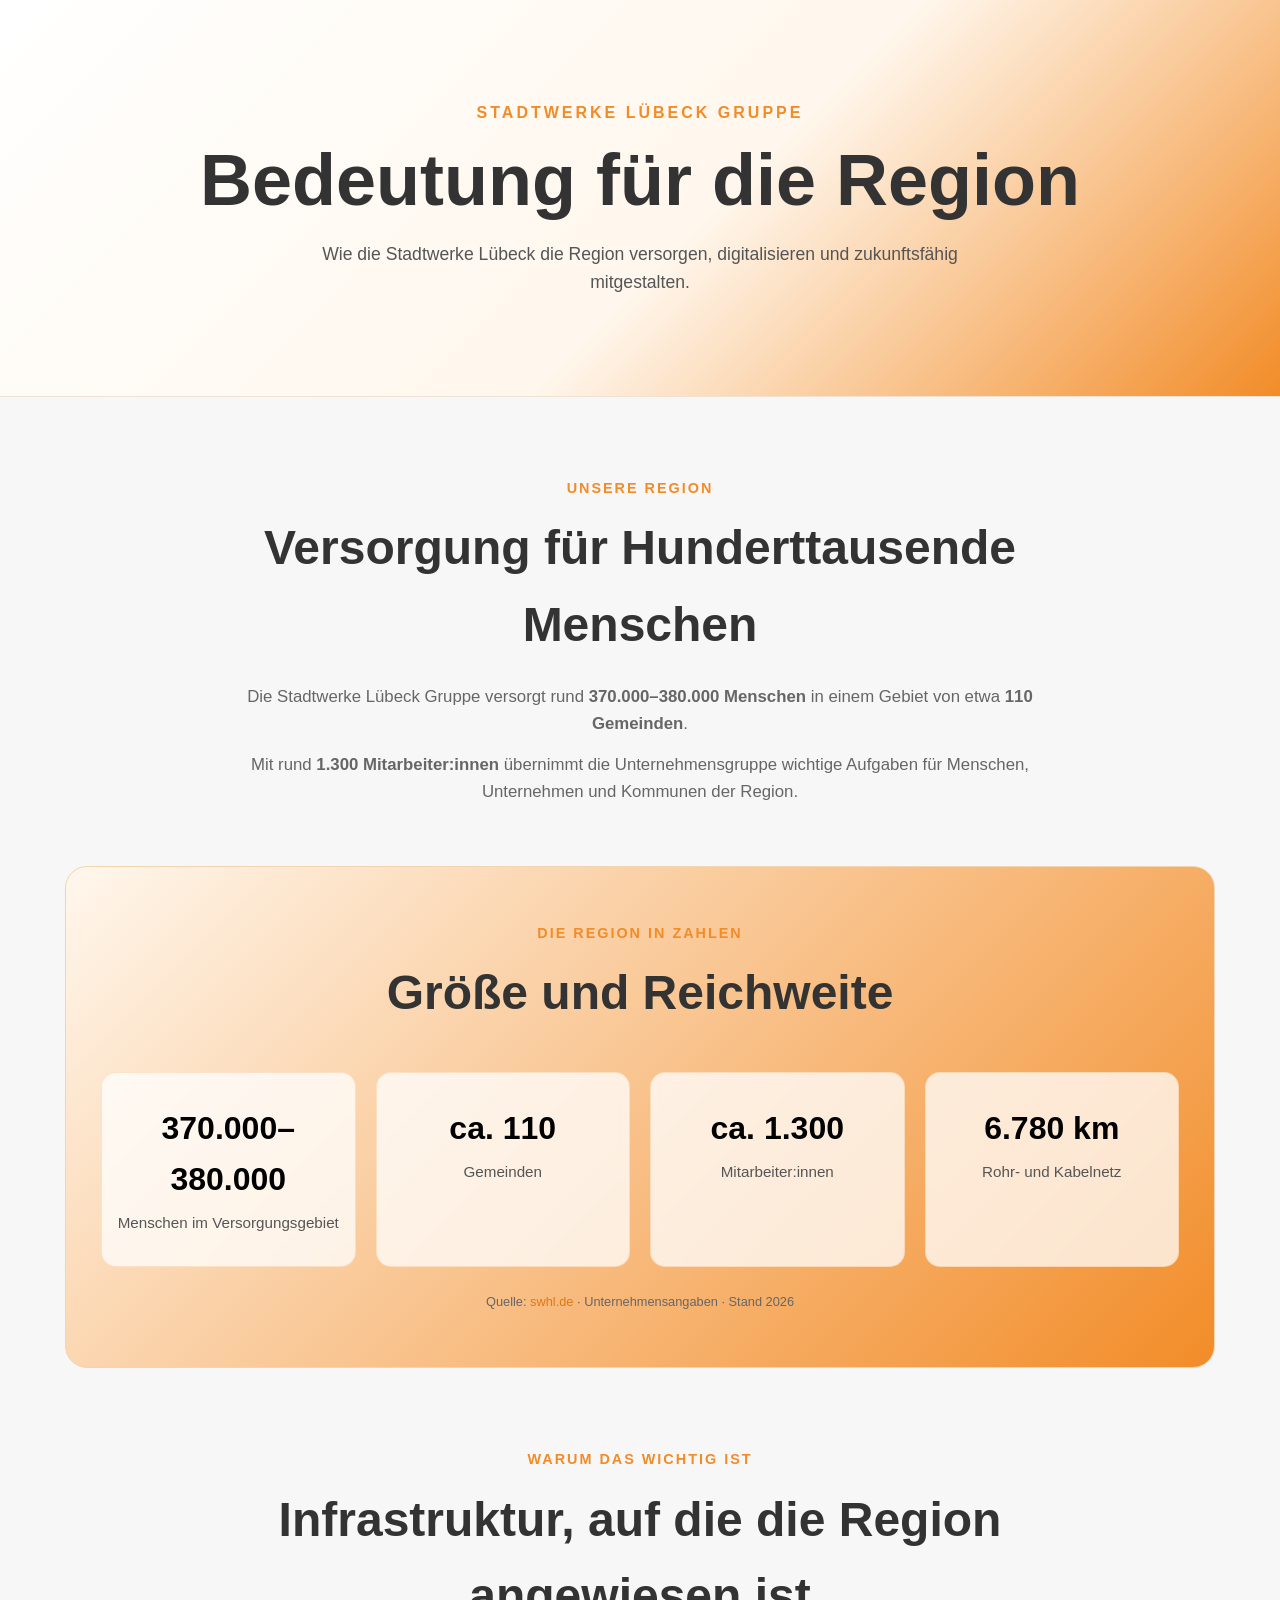
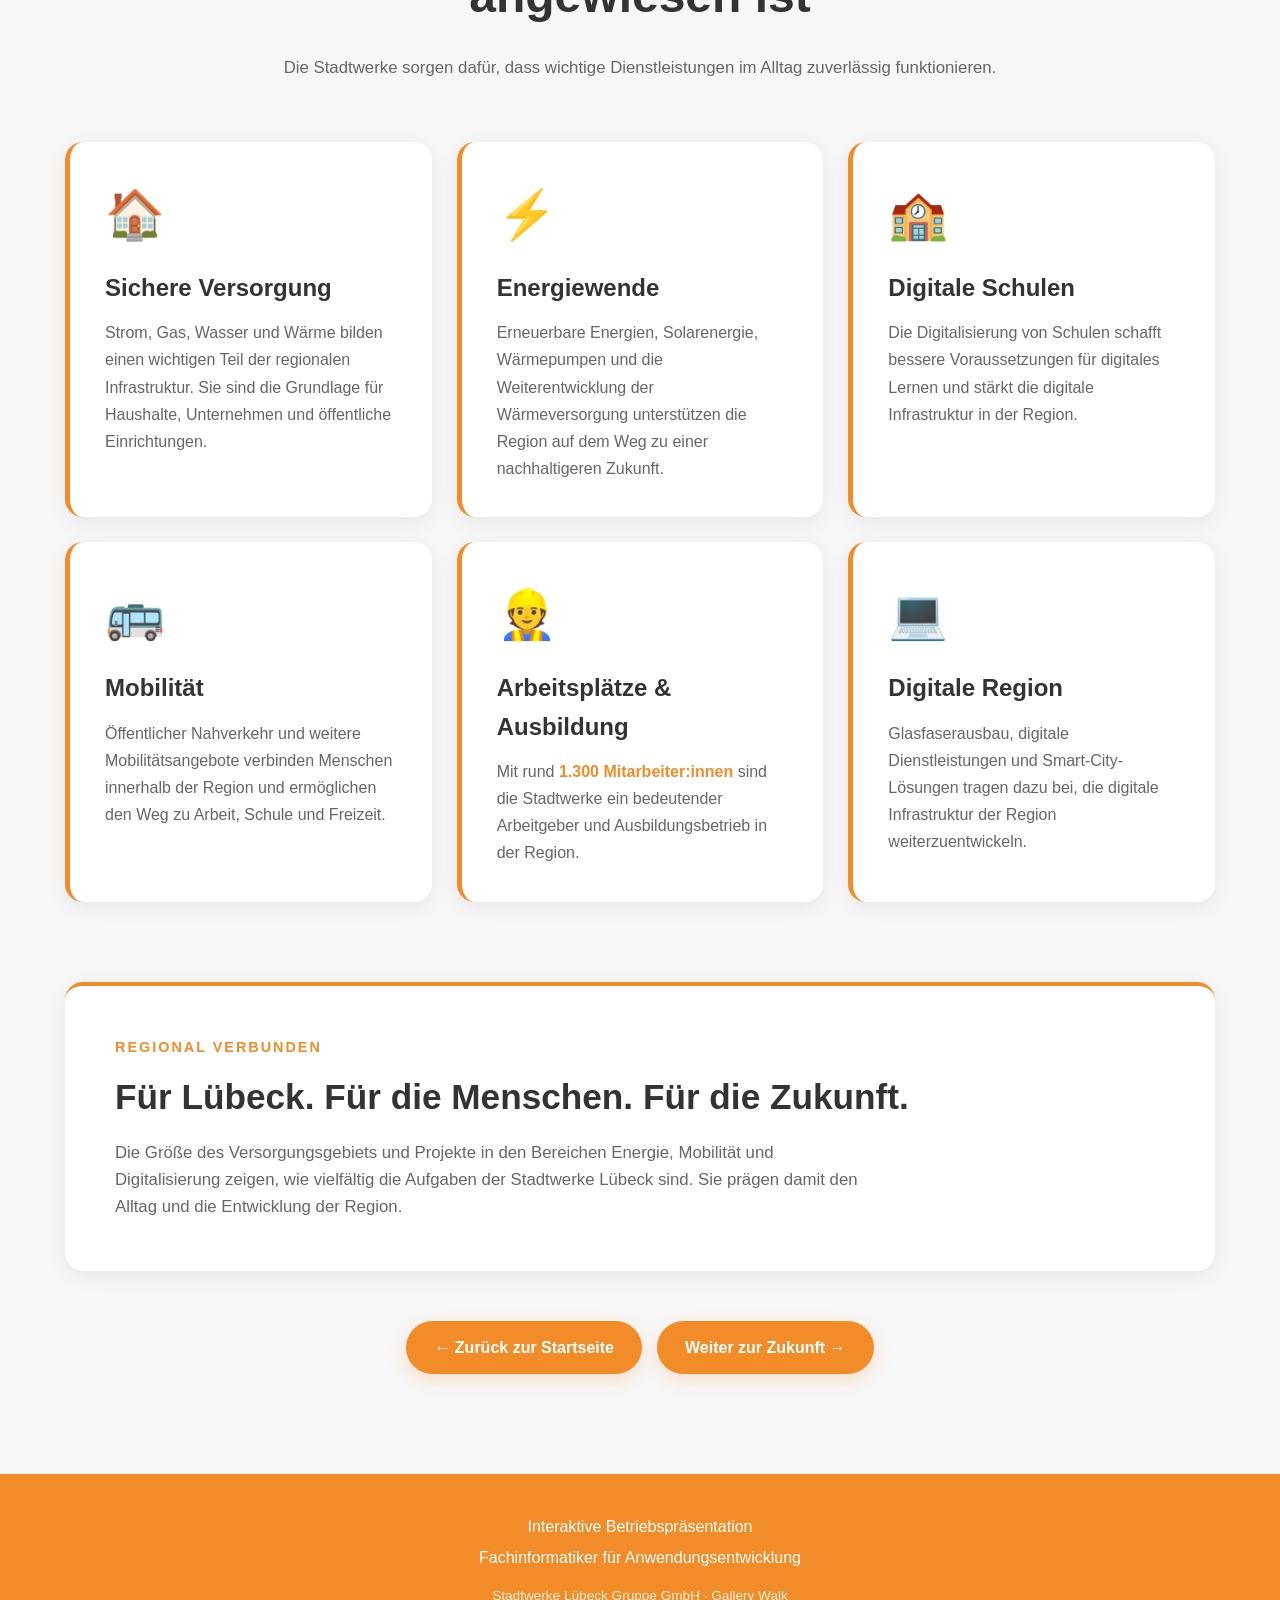
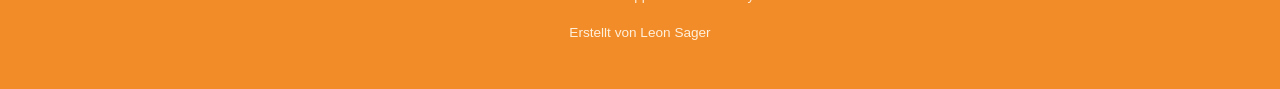
<file: region.html>
<!DOCTYPE html>
<html lang="de">

<head>

    <!-- Zeichencodierung für Umlaute und Sonderzeichen -->
    <meta charset="UTF-8">

    <!-- Optimierung für Handy und Tablet -->
    <meta name="viewport" content="width=device-width, initial-scale=1.0">

    <!-- Titel im Browser -->
    <title>Bedeutung für die Region | Stadtwerke Lübeck</title>

    <!-- Verbindung mit unserer CSS-Datei -->
    <link rel="stylesheet" href="style.css">

</head>


<body>


    <!-- =========================
         SEITEN-HEADER
         ========================= -->

    <header class="page-header">

        <div class="page-header-content">

            <p class="small-title">
                Stadtwerke Lübeck Gruppe
            </p>

            <h1>
                Bedeutung für die Region
            </h1>

            <p>
                Wie die Stadtwerke Lübeck die Region versorgen,
                digitalisieren und zukunftsfähig mitgestalten.
            </p>

        </div>

    </header>


    <!-- =========================
         HAUPTINHALT
         ========================= -->

    <main class="about-main">


        <!-- =========================
             EINLEITUNG
             ========================= -->

        <section class="about-intro">

            <p class="section-label">
                UNSERE REGION
            </p>

            <h2>
                Versorgung für Hunderttausende Menschen
            </h2>

            <p>
                Die Stadtwerke Lübeck Gruppe versorgt rund
                <strong>370.000–380.000 Menschen</strong>
                in einem Gebiet von etwa
                <strong>110 Gemeinden</strong>.
            </p>

            <p>
                Mit rund
                <strong>1.300 Mitarbeiter:innen</strong>
                übernimmt die Unternehmensgruppe wichtige
                Aufgaben für Menschen, Unternehmen und Kommunen
                der Region.
            </p>

        </section>


        <!-- =========================
             ZAHLEN
             ========================= -->

        <section class="facts-section">

            <div class="facts-heading">

                <p class="section-label">
                    DIE REGION IN ZAHLEN
                </p>

                <h2>
                    Größe und Reichweite
                </h2>

            </div>


            <div class="facts-grid">


                <!-- Menschen -->

                <div class="fact-box">

                    <span class="fact-number">
                        370.000–380.000
                    </span>

                    <span class="fact-text">
                        Menschen im Versorgungsgebiet
                    </span>

                </div>


                <!-- Gemeinden -->

                <div class="fact-box">

                    <span class="fact-number">
                        ca. 110
                    </span>

                    <span class="fact-text">
                        Gemeinden
                    </span>

                </div>


                <!-- Mitarbeiter -->

                <div class="fact-box">

                    <span class="fact-number">
                        ca. 1.300
                    </span>

                    <span class="fact-text">
                        Mitarbeiter:innen
                    </span>

                </div>


                <!-- Netz -->

                <div class="fact-box">

                    <span class="fact-number">
                        6.780 km
                    </span>

                    <span class="fact-text">
                        Rohr- und Kabelnetz
                    </span>

                </div>


            </div>


            <p class="facts-note">
                Quelle: <a href="https://www.swhl.de" target="_blank" rel="noopener">swhl.de</a> · Unternehmensangaben · Stand 2026
            </p>

        </section>


        <!-- =========================
             BEDEUTUNG
             ========================= -->

        <section class="about-intro">

            <p class="section-label">
                WARUM DAS WICHTIG IST
            </p>

            <h2>
                Infrastruktur, auf die die Region angewiesen ist
            </h2>

            <p>
                Die Stadtwerke sorgen dafür, dass wichtige
                Dienstleistungen im Alltag zuverlässig
                funktionieren.
            </p>

        </section>


        <!-- =========================
             BEDEUTUNGSKARTEN
             ========================= -->

        <section class="task-grid">


            <!-- Versorgung -->

            <article class="task-card">

                <div class="task-icon">
                    🏠
                </div>

                <h3>
                    Sichere Versorgung
                </h3>

                <p>
                    Strom, Gas, Wasser und Wärme bilden einen
                    wichtigen Teil der regionalen Infrastruktur.
                    Sie sind die Grundlage für Haushalte,
                    Unternehmen und öffentliche Einrichtungen.
                </p>

            </article>


            <!-- Energie & Klimaschutz -->

            <article class="task-card">

                <div class="task-icon">
                    ⚡
                </div>

                <h3>
                    Energiewende
                </h3>

                <p>
                    Erneuerbare Energien, Solarenergie,
                    Wärmepumpen und die Weiterentwicklung der
                    Wärmeversorgung unterstützen die Region
                    auf dem Weg zu einer nachhaltigeren Zukunft.
                </p>

            </article>


            <!-- Digitale Schule -->

            <article class="task-card">

                <div class="task-icon">
                    🏫
                </div>

                <h3>
                    Digitale Schulen
                </h3>

                <p>
                    Die Digitalisierung von Schulen schafft
                    bessere Voraussetzungen für digitales Lernen
                    und stärkt die digitale Infrastruktur
                    in der Region.
                </p>

            </article>


            <!-- Mobilität -->

            <article class="task-card">

                <div class="task-icon">
                    🚌
                </div>

                <h3>
                    Mobilität
                </h3>

                <p>
                    Öffentlicher Nahverkehr und weitere
                    Mobilitätsangebote verbinden Menschen
                    innerhalb der Region und ermöglichen
                    den Weg zu Arbeit, Schule und Freizeit.
                </p>

            </article>


            <!-- Arbeitsplätze -->

            <article class="task-card">

                <div class="task-icon">
                    👷
                </div>

                <h3>
                    Arbeitsplätze & Ausbildung
                </h3>

                <p>
                    Mit rund <strong>1.300 Mitarbeiter:innen</strong>
                    sind die Stadtwerke ein bedeutender
                    Arbeitgeber und Ausbildungsbetrieb
                    in der Region.
                </p>

            </article>


            <!-- Digitalisierung -->

            <article class="task-card">

                <div class="task-icon">
                    💻
                </div>

                <h3>
                    Digitale Region
                </h3>

                <p>
                    Glasfaserausbau, digitale Dienstleistungen
                    und Smart-City-Lösungen tragen dazu bei,
                    die digitale Infrastruktur der Region
                    weiterzuentwickeln.
                </p>

            </article>


        </section>


        <!-- =========================
             ABSCHLUSS
             ========================= -->

        <section class="about-ending">

            <p class="section-label">
                REGIONAL VERBUNDEN
            </p>

            <h2>
                Für Lübeck. Für die Menschen. Für die Zukunft.
            </h2>

            <p>
                Die Größe des Versorgungsgebiets und Projekte
                in den Bereichen Energie, Mobilität und
                Digitalisierung zeigen, wie vielfältig die
                Aufgaben der Stadtwerke Lübeck sind.
                Sie prägen damit den Alltag und die Entwicklung
                der Region.
            </p>

        </section>


        <!-- =========================
             SEITENNAVIGATION
             ========================= -->

        <div class="page-navigation">

            <a href="index.html" class="back-button">
                ← Zurück zur Startseite
            </a>

            <a href="zukunft.html" class="next-page-button">
                Weiter zur Zukunft →
            </a>

        </div>


    </main>


    <!-- =========================
         FOOTER
         ========================= -->

    <footer>

        <p>
            Interaktive Betriebspräsentation
        </p>

        <p>
            Fachinformatiker für Anwendungsentwicklung
        </p>

        <p class="footer-small">
            Stadtwerke Lübeck Gruppe GmbH · Gallery Walk
        </p>

        <p class="footer-small">
            Erstellt von Leon Sager
        </p>

    </footer>


</body>

</html>
</file>
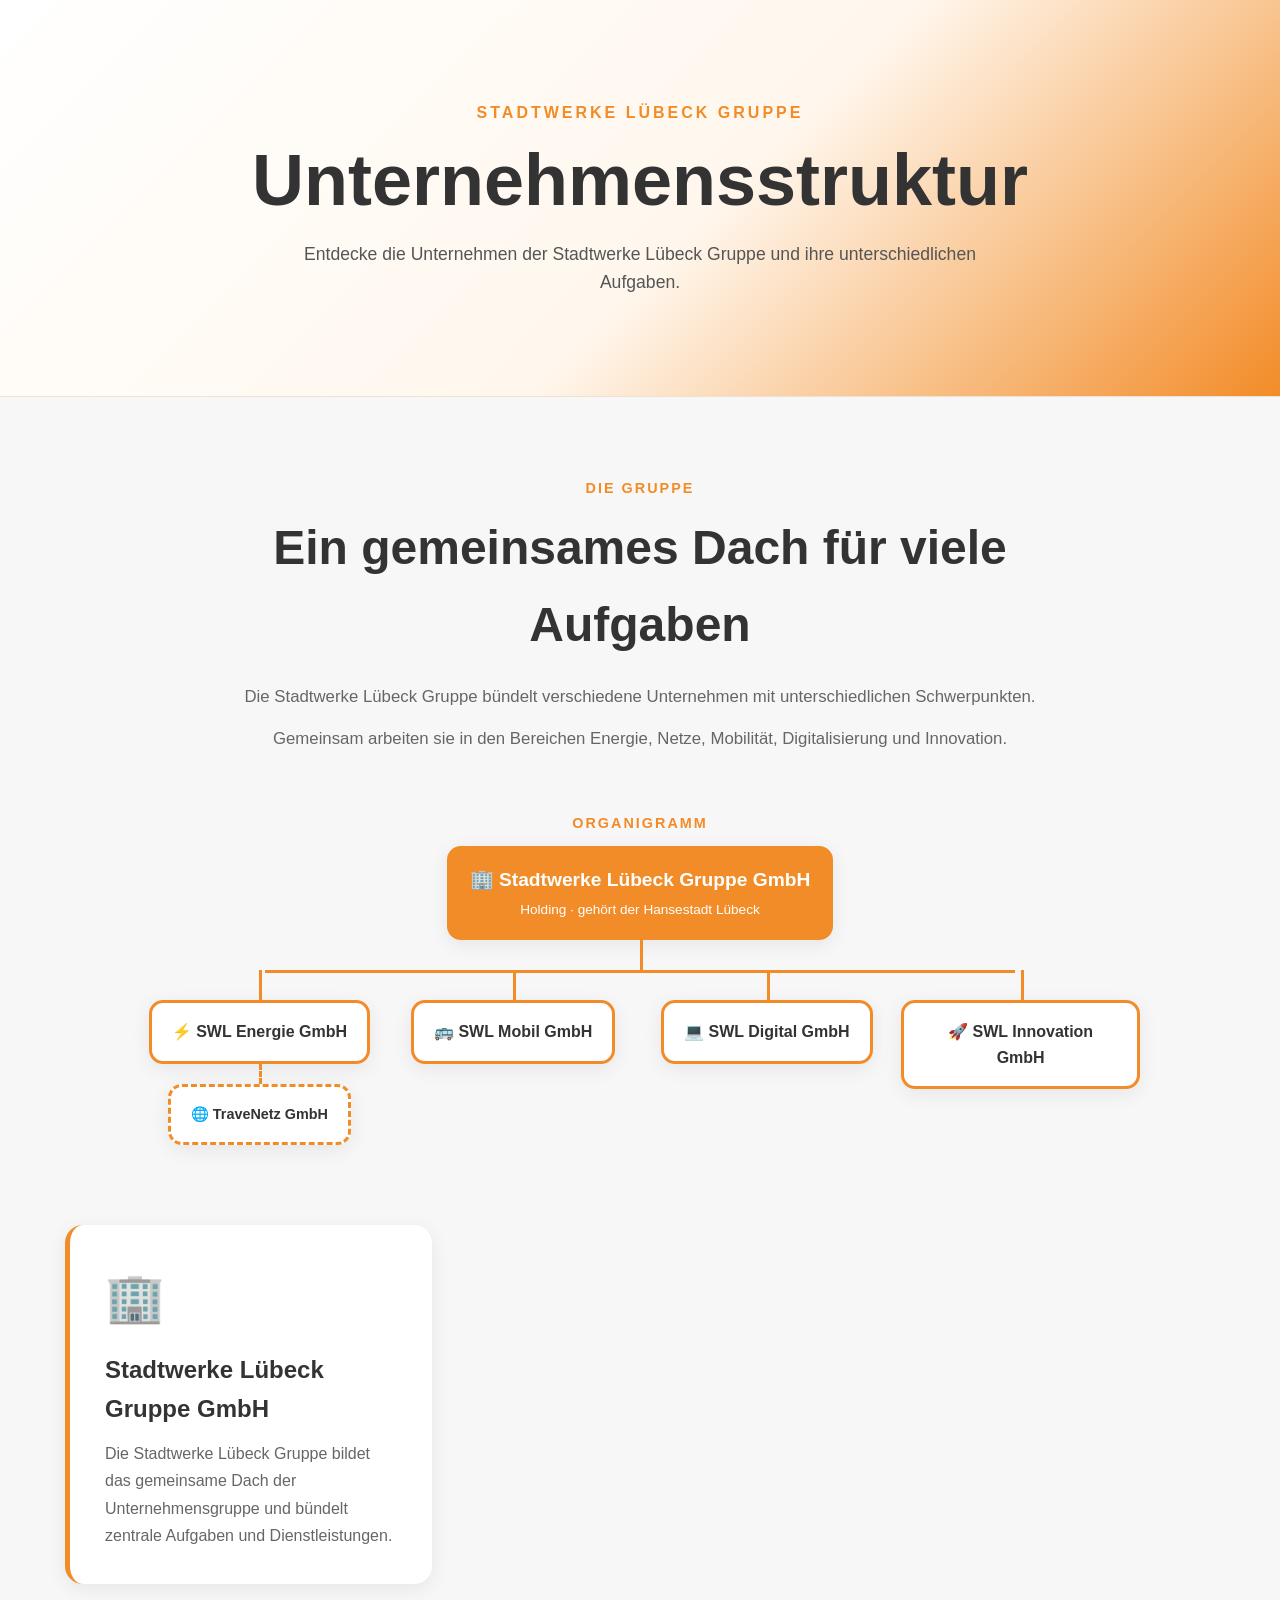
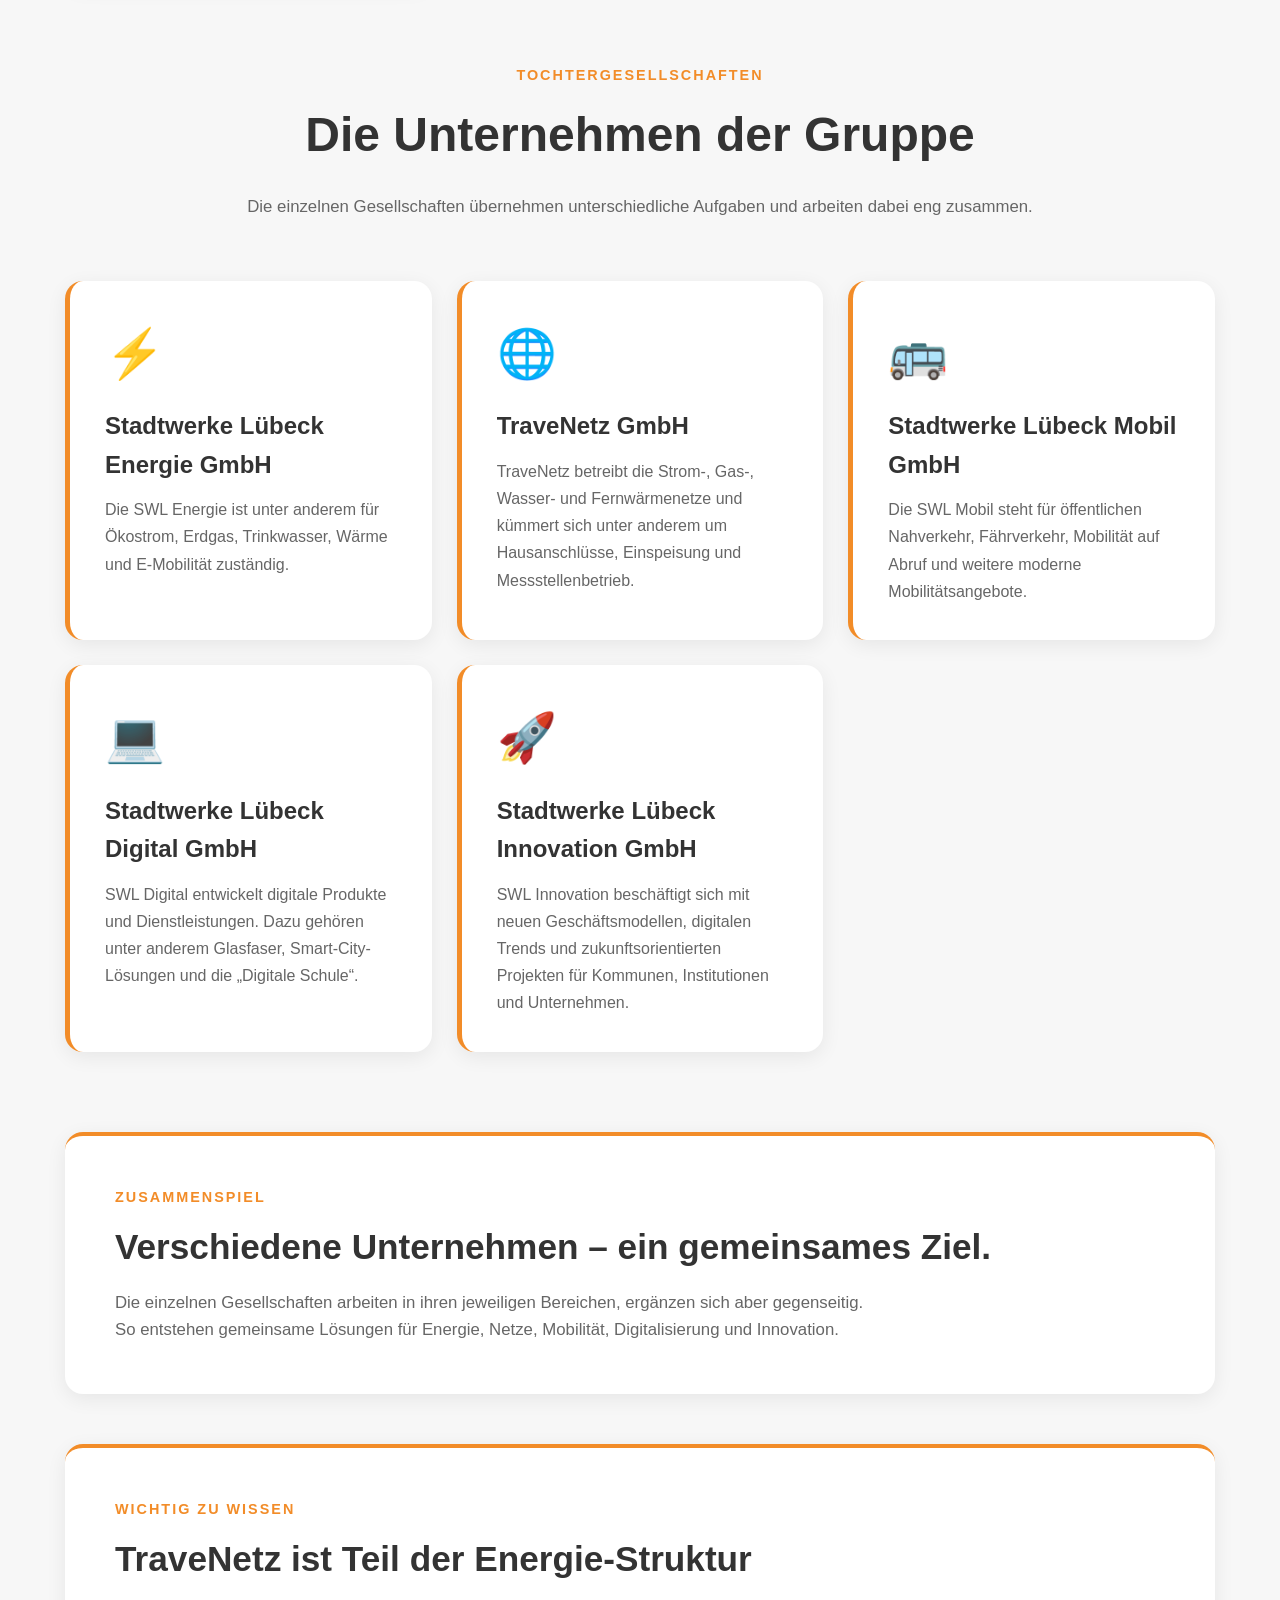
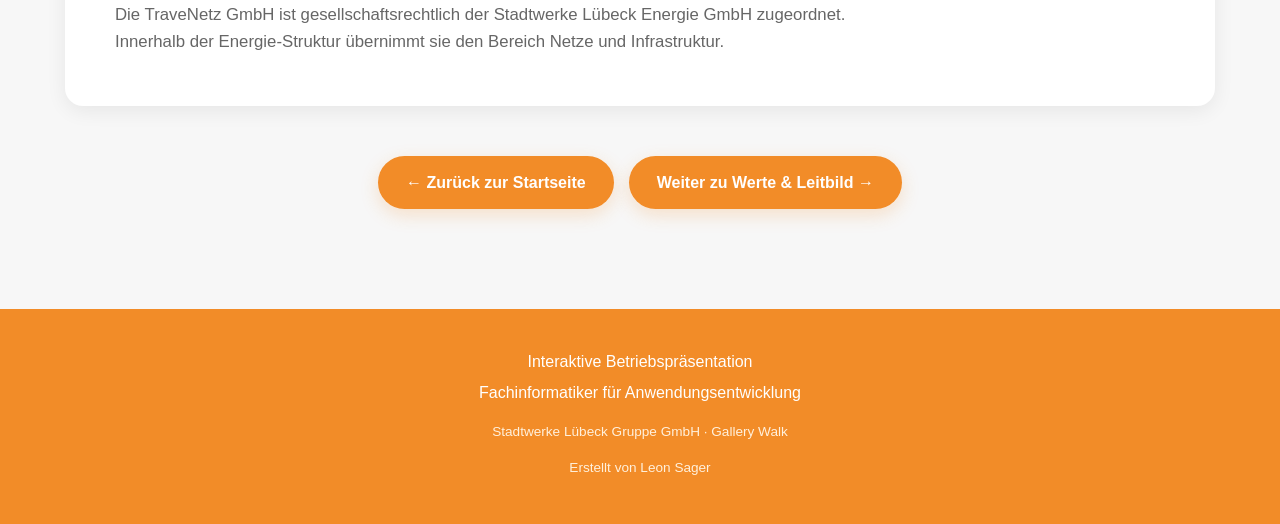
<file: struktur.html>
<!DOCTYPE html>
<html lang="de">

<head>

    <!-- Zeichencodierung für Umlaute und Sonderzeichen -->
    <meta charset="UTF-8">

    <!-- Optimierung für Handy und Tablet -->
    <meta name="viewport" content="width=device-width, initial-scale=1.0">

    <!-- Titel im Browser -->
    <title>Unternehmensstruktur | Stadtwerke Lübeck</title>

    <!-- Verbindung mit unserer CSS-Datei -->
    <link rel="stylesheet" href="style.css">

</head>


<body>


    <!-- =========================
         SEITEN-HEADER
         ========================= -->

    <header class="page-header">

        <div class="page-header-content">

            <p class="small-title">
                Stadtwerke Lübeck Gruppe
            </p>

            <h1>
                Unternehmensstruktur
            </h1>

            <p>
                Entdecke die Unternehmen der Stadtwerke Lübeck Gruppe
                und ihre unterschiedlichen Aufgaben.
            </p>

        </div>

    </header>


    <!-- =========================
         HAUPTINHALT
         ========================= -->

    <main class="about-main">


        <!-- =========================
             EINLEITUNG
             ========================= -->

        <section class="about-intro">

            <p class="section-label">
                DIE GRUPPE
            </p>

            <h2>
                Ein gemeinsames Dach für viele Aufgaben
            </h2>

            <p>
                Die Stadtwerke Lübeck Gruppe bündelt verschiedene
                Unternehmen mit unterschiedlichen Schwerpunkten.
            </p>

            <p>
                Gemeinsam arbeiten sie in den Bereichen Energie,
                Netze, Mobilität, Digitalisierung und Innovation.
            </p>

        </section>


        <!-- =========================
             ORGANIGRAMM
             ========================= -->

        <section class="org-chart">

            <p class="section-label">
                ORGANIGRAMM
            </p>

            <div class="org-top">
                <div class="org-box org-box-main">
                    🏢 Stadtwerke Lübeck Gruppe GmbH
                    <span>Holding · gehört der Hansestadt Lübeck</span>
                </div>
            </div>

            <div class="org-children">

                <div class="org-branch">
                    <div class="org-box">⚡ SWL Energie GmbH</div>
                    <div class="org-sub">
                        <div class="org-box org-box-small">🌐 TraveNetz GmbH</div>
                    </div>
                </div>

                <div class="org-branch">
                    <div class="org-box">🚌 SWL Mobil GmbH</div>
                </div>

                <div class="org-branch">
                    <div class="org-box">💻 SWL Digital GmbH</div>
                </div>

                <div class="org-branch">
                    <div class="org-box">🚀 SWL Innovation GmbH</div>
                </div>

            </div>

        </section>


        <!-- =========================
             HAUPTGESELLSCHAFT
             ========================= -->

        <section class="task-grid">

            <article class="task-card">

                <div class="task-icon">
                    🏢
                </div>

                <h3>
                    Stadtwerke Lübeck Gruppe GmbH
                </h3>

                <p>
                    Die Stadtwerke Lübeck Gruppe bildet das gemeinsame
                    Dach der Unternehmensgruppe und bündelt zentrale
                    Aufgaben und Dienstleistungen.
                </p>

            </article>

        </section>


        <!-- =========================
             TOCHTERGESELLSCHAFTEN
             ========================= -->

        <section class="about-intro">

            <p class="section-label">
                TOCHTERGESELLSCHAFTEN
            </p>

            <h2>
                Die Unternehmen der Gruppe
            </h2>

            <p>
                Die einzelnen Gesellschaften übernehmen unterschiedliche
                Aufgaben und arbeiten dabei eng zusammen.
            </p>

        </section>


        <section class="task-grid">


            <!-- =========================
                 SWL ENERGIE
                 ========================= -->

            <article class="task-card">

                <div class="task-icon">
                    ⚡
                </div>

                <h3>
                    Stadtwerke Lübeck Energie GmbH
                </h3>

                <p>
                    Die SWL Energie ist unter anderem für
                    Ökostrom, Erdgas, Trinkwasser, Wärme und
                    E-Mobilität zuständig.
                </p>

            </article>


            <!-- =========================
                 TRAVENETZ
                 ========================= -->

            <article class="task-card">

                <div class="task-icon">
                    🌐
                </div>

                <h3>
                    TraveNetz GmbH
                </h3>

                <p>
                    TraveNetz betreibt die Strom-, Gas-, Wasser-
                    und Fernwärmenetze und kümmert sich unter
                    anderem um Hausanschlüsse, Einspeisung und
                    Messstellenbetrieb.
                </p>

            </article>


            <!-- =========================
                 SWL MOBIL
                 ========================= -->

            <article class="task-card">

                <div class="task-icon">
                    🚌
                </div>

                <h3>
                    Stadtwerke Lübeck Mobil GmbH
                </h3>

                <p>
                    Die SWL Mobil steht für öffentlichen Nahverkehr,
                    Fährverkehr, Mobilität auf Abruf und weitere
                    moderne Mobilitätsangebote.
                </p>

            </article>


            <!-- =========================
                 SWL DIGITAL
                 ========================= -->

            <article class="task-card">

                <div class="task-icon">
                    💻
                </div>

                <h3>
                    Stadtwerke Lübeck Digital GmbH
                </h3>

                <p>
                    SWL Digital entwickelt digitale Produkte und
                    Dienstleistungen. Dazu gehören unter anderem
                    Glasfaser, Smart-City-Lösungen und
                    die „Digitale Schule“.
                </p>

            </article>


            <!-- =========================
                 SWL INNOVATION
                 ========================= -->

            <article class="task-card">

                <div class="task-icon">
                    🚀
                </div>

                <h3>
                    Stadtwerke Lübeck Innovation GmbH
                </h3>

                <p>
                    SWL Innovation beschäftigt sich mit neuen
                    Geschäftsmodellen, digitalen Trends und
                    zukunftsorientierten Projekten für Kommunen,
                    Institutionen und Unternehmen.
                </p>

            </article>


        </section>


        <!-- =========================
             ZUSAMMENSPIEL
             ========================= -->

        <section class="about-ending">

            <p class="section-label">
                ZUSAMMENSPIEL
            </p>

            <h2>
                Verschiedene Unternehmen – ein gemeinsames Ziel.
            </h2>

            <p>
                Die einzelnen Gesellschaften arbeiten in ihren
                jeweiligen Bereichen, ergänzen sich aber gegenseitig.
                So entstehen gemeinsame Lösungen für Energie,
                Netze, Mobilität, Digitalisierung und Innovation.
            </p>

        </section>


        <!-- =========================
             STRUKTUR-HINWEIS
             ========================= -->

        <section class="about-ending">

            <p class="section-label">
                WICHTIG ZU WISSEN
            </p>

            <h2>
                TraveNetz ist Teil der Energie-Struktur
            </h2>

            <p>
                Die TraveNetz GmbH ist gesellschaftsrechtlich
                der Stadtwerke Lübeck Energie GmbH zugeordnet.
                Innerhalb der Energie-Struktur übernimmt sie
                den Bereich Netze und Infrastruktur.
            </p>

        </section>


        <!-- =========================
             SEITENNAVIGATION
             ========================= -->

        <div class="page-navigation">

            <a href="index.html" class="back-button">
                ← Zurück zur Startseite
            </a>

            <a href="werte.html" class="next-page-button">
                Weiter zu Werte & Leitbild →
            </a>

        </div>


    </main>


    <!-- =========================
         FOOTER
         ========================= -->

    <footer>

        <p>
            Interaktive Betriebspräsentation
        </p>

        <p>
            Fachinformatiker für Anwendungsentwicklung
        </p>

        <p class="footer-small">
            Stadtwerke Lübeck Gruppe GmbH · Gallery Walk
        </p>

        <p class="footer-small">
            Erstellt von Leon Sager
        </p>

    </footer>


</body>

</html>
</file>
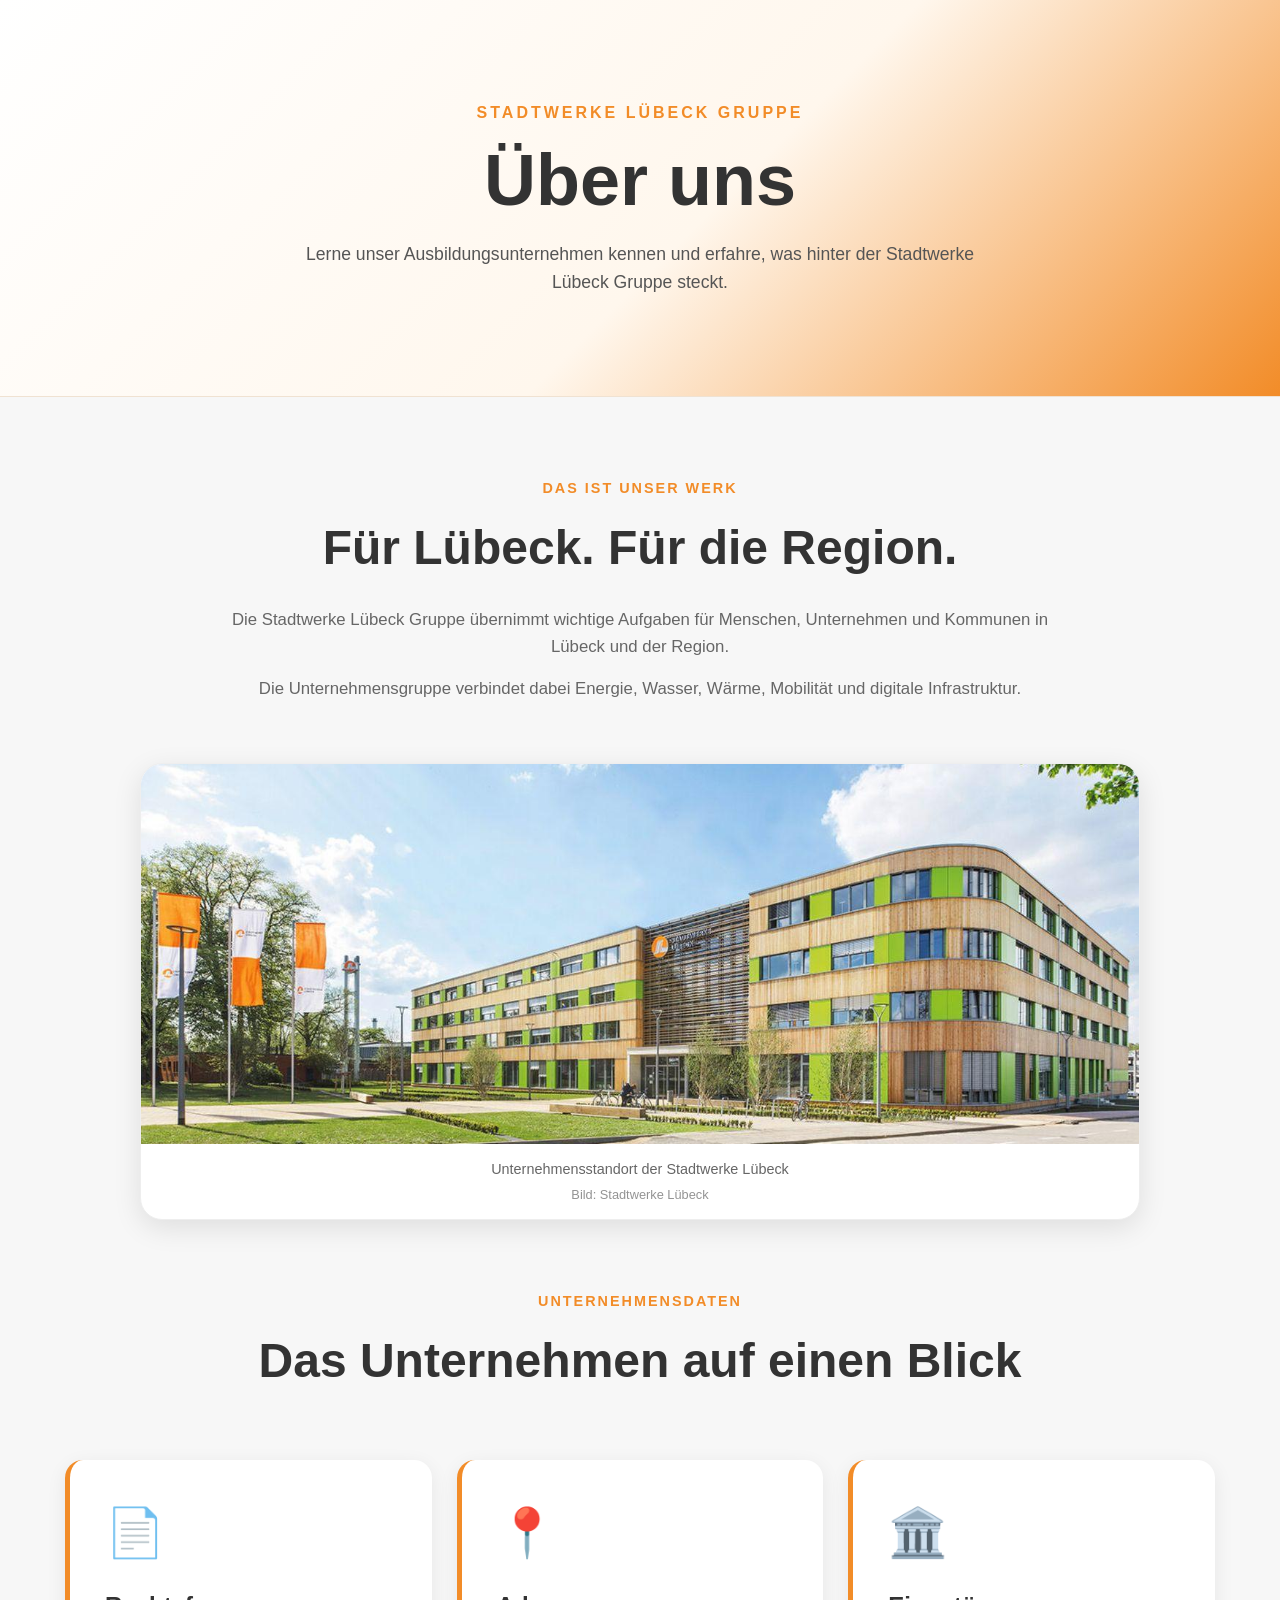
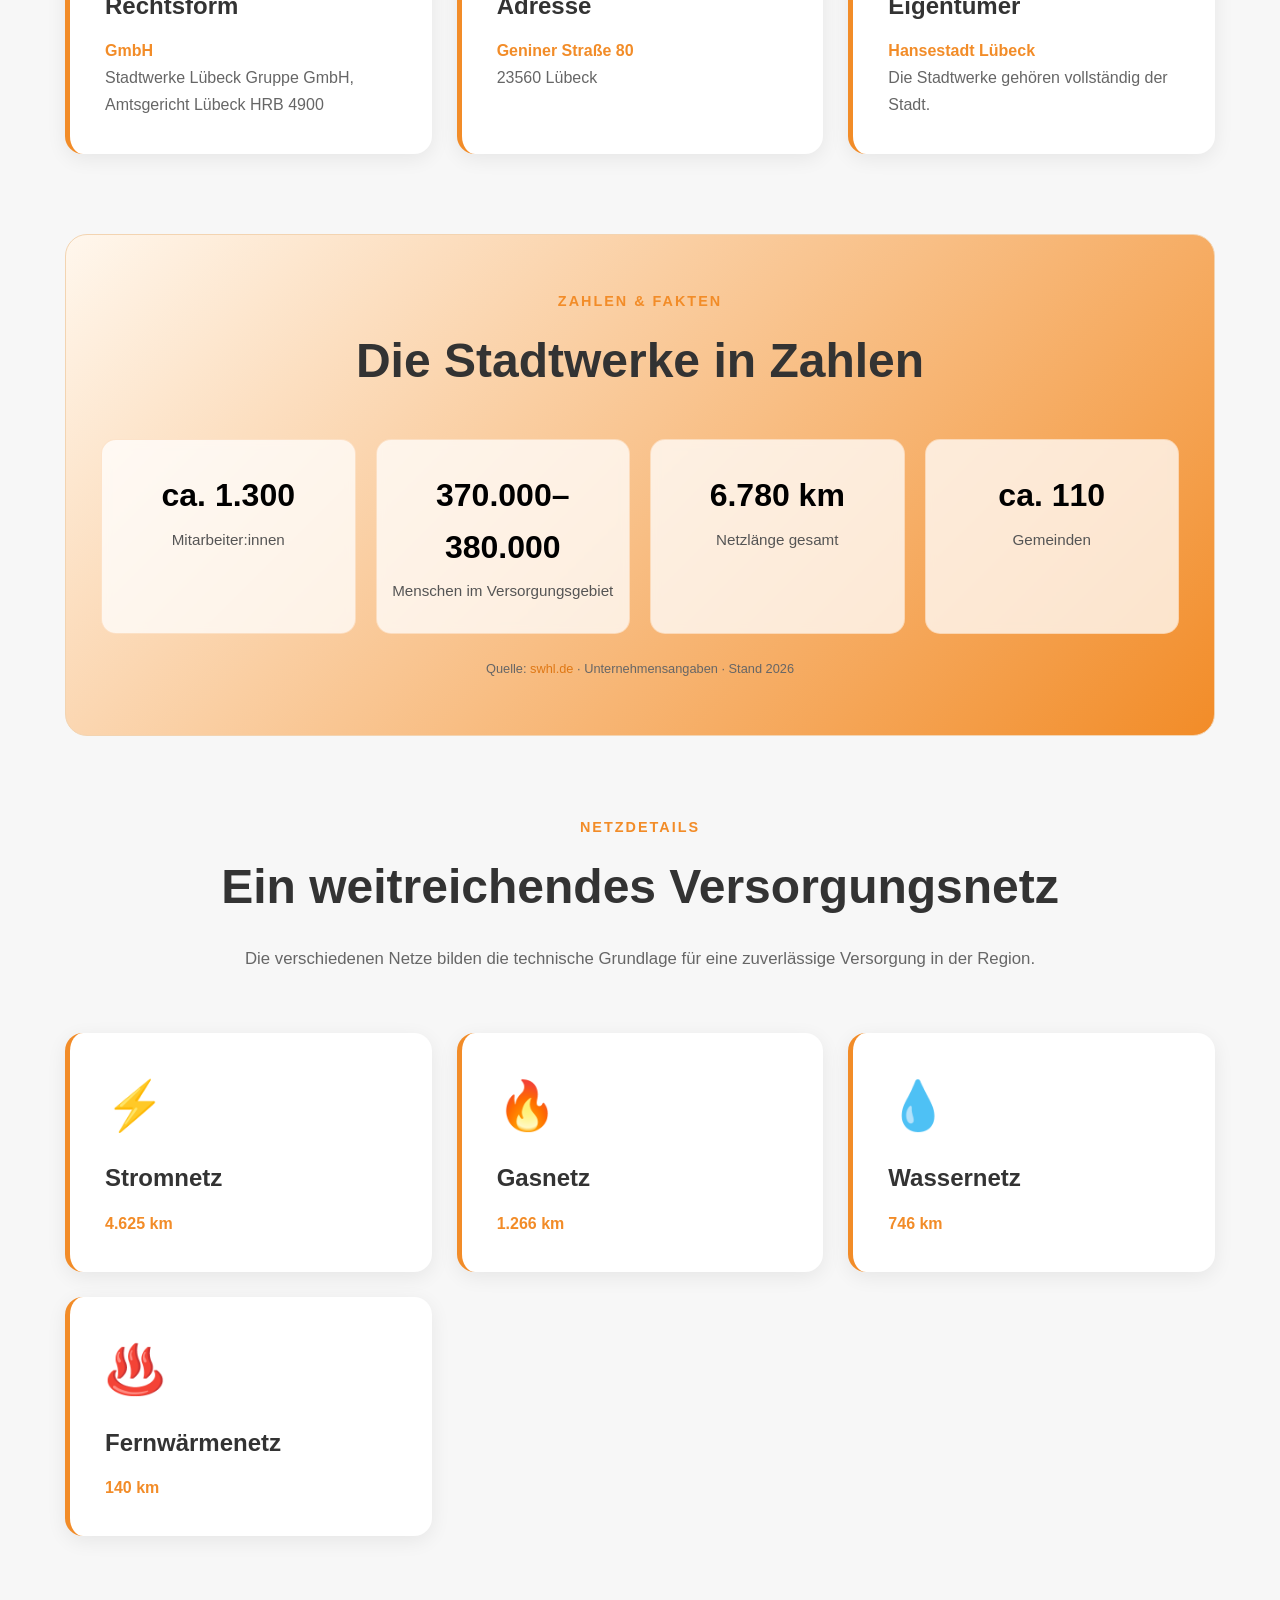
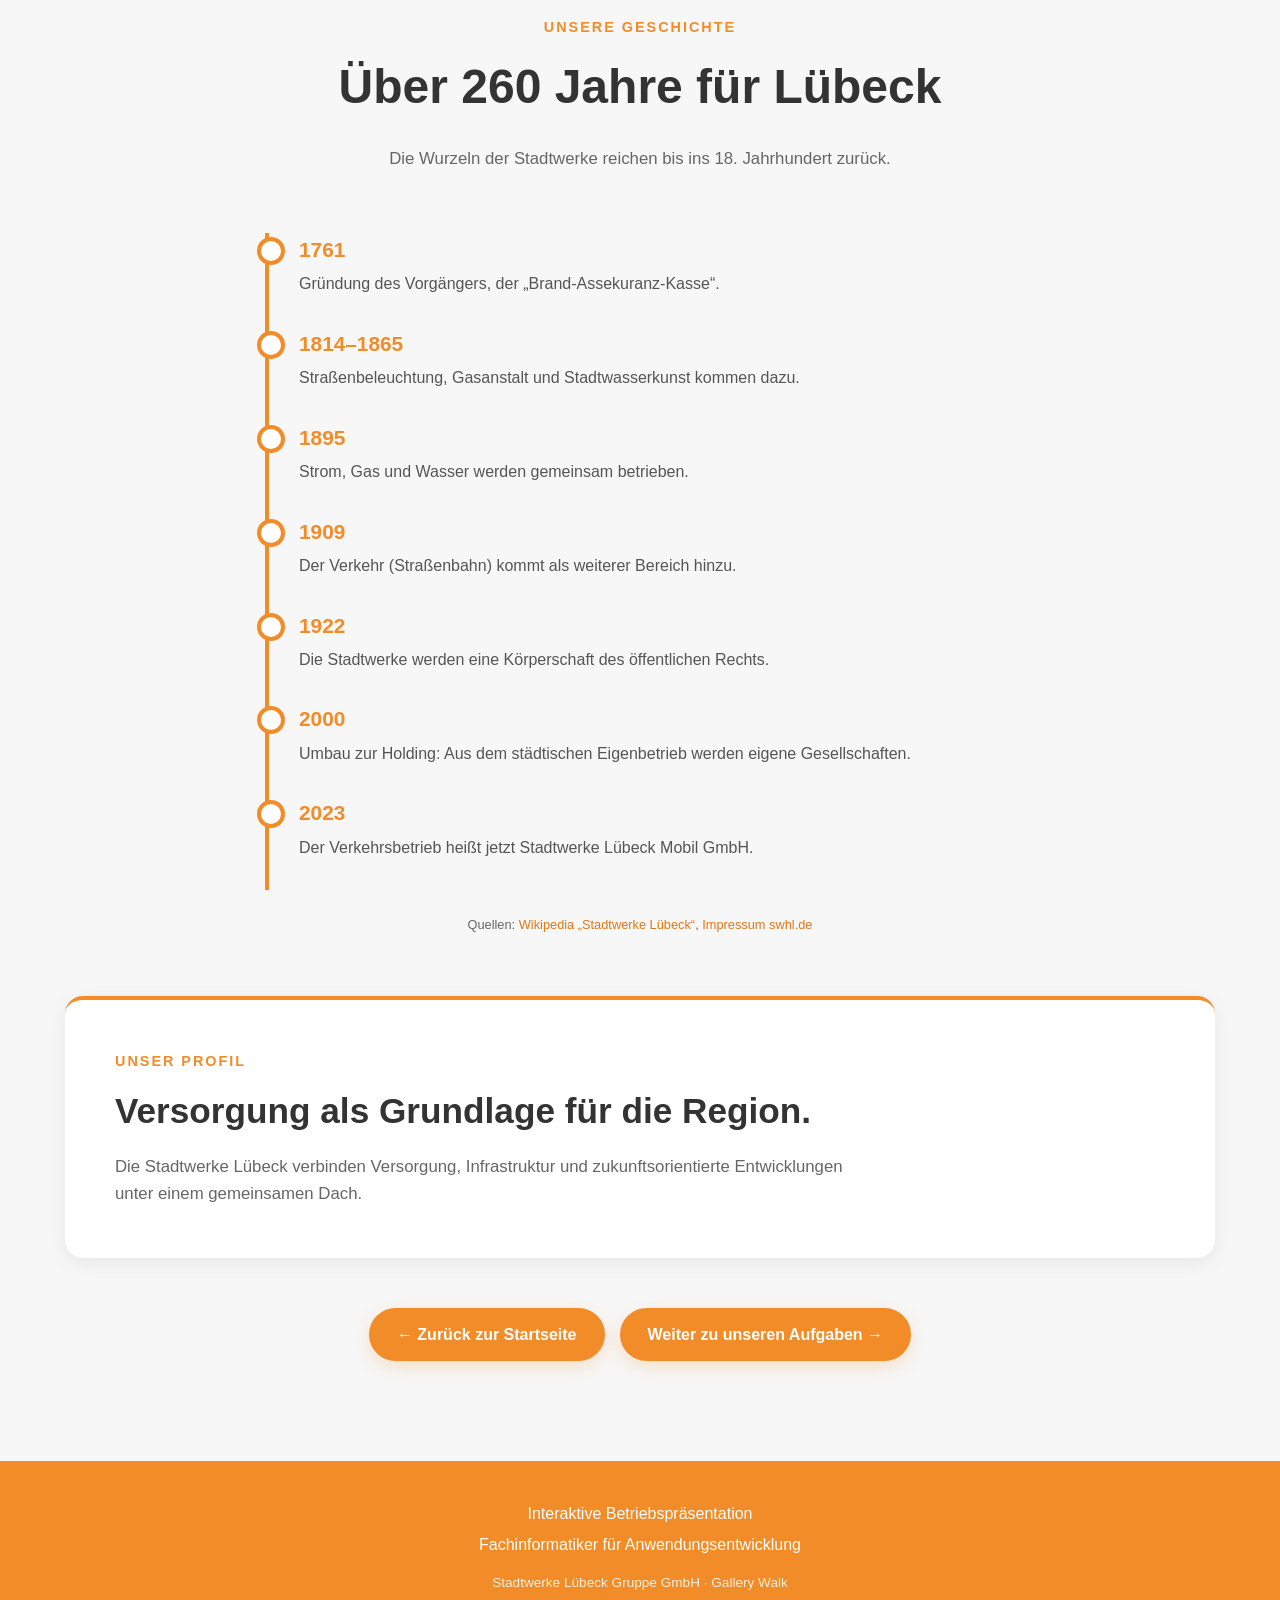
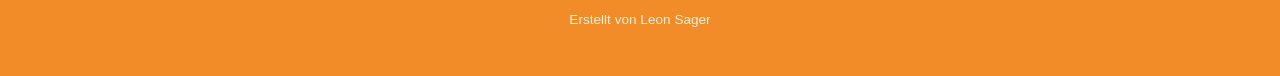
<file: ueber-uns.html>
<!DOCTYPE html>
<html lang="de">

<head>

    <!-- Zeichencodierung für Umlaute und Sonderzeichen -->
    <meta charset="UTF-8">

    <!-- Optimierung für Handy und Tablet -->
    <meta name="viewport" content="width=device-width, initial-scale=1.0">

    <!-- Titel im Browser -->
    <title>Über uns | Stadtwerke Lübeck</title>

    <!-- Verbindung mit unserer CSS-Datei -->
    <link rel="stylesheet" href="style.css">

</head>


<body>


    <!-- =========================
         SEITEN-HEADER
         ========================= -->

    <header class="page-header">

        <div class="page-header-content">

            <p class="small-title">
                Stadtwerke Lübeck Gruppe
            </p>

            <h1>
                Über uns
            </h1>

            <p>
                Lerne unser Ausbildungsunternehmen kennen
                und erfahre, was hinter der Stadtwerke Lübeck
                Gruppe steckt.
            </p>

        </div>

    </header>


    <!-- =========================
         HAUPTINHALT
         ========================= -->

    <main class="about-main">


        <!-- =========================
             EINLEITUNG
             ========================= -->

        <section class="about-intro">

            <p class="section-label">
                DAS IST UNSER WERK
            </p>

            <h2>
                Für Lübeck. Für die Region.
            </h2>

            <p>
                Die Stadtwerke Lübeck Gruppe übernimmt wichtige
                Aufgaben für Menschen, Unternehmen und Kommunen
                in Lübeck und der Region.
            </p>

            <p>
                Die Unternehmensgruppe verbindet dabei
                Energie, Wasser, Wärme, Mobilität und
                digitale Infrastruktur.
            </p>

        </section>


        <!-- =========================
             BILD – UNTERNEHMEN
             ========================= -->

        <figure class="page-image">

            <img
                src="bilder/stadtwerke-gebaeude.jpg"
                alt="Gebäude der Stadtwerke Lübeck"
            >

            <figcaption>
                Unternehmensstandort der Stadtwerke Lübeck
                <span class="image-source">Bild: Stadtwerke Lübeck</span>
            </figcaption>

        </figure>


        <!-- =========================
             UNTERNEHMENSDATEN
             ========================= -->

        <section class="about-intro">

            <p class="section-label">
                UNTERNEHMENSDATEN
            </p>

            <h2>
                Das Unternehmen auf einen Blick
            </h2>

        </section>


        <section class="task-grid">


            <!-- Rechtsform -->

            <article class="task-card">

                <div class="task-icon">
                    📄
                </div>

                <h3>
                    Rechtsform
                </h3>

                <p>
                    <strong>GmbH</strong><br>
                    Stadtwerke Lübeck Gruppe GmbH,
                    Amtsgericht Lübeck HRB 4900
                </p>

            </article>


            <!-- Adresse -->

            <article class="task-card">

                <div class="task-icon">
                    📍
                </div>

                <h3>
                    Adresse
                </h3>

                <p>
                    <strong>Geniner Straße 80</strong><br>
                    23560 Lübeck
                </p>

            </article>


            <!-- Eigentümer -->

            <article class="task-card">

                <div class="task-icon">
                    🏛️
                </div>

                <h3>
                    Eigentümer
                </h3>

                <p>
                    <strong>Hansestadt Lübeck</strong><br>
                    Die Stadtwerke gehören vollständig
                    der Stadt.
                </p>

            </article>


        </section>


        <!-- =========================
             ZAHLEN & FAKTEN
             ========================= -->

        <section class="facts-section">

            <div class="facts-heading">

                <p class="section-label">
                    ZAHLEN & FAKTEN
                </p>

                <h2>
                    Die Stadtwerke in Zahlen
                </h2>

            </div>


            <div class="facts-grid">


                <!-- Mitarbeiter -->

                <div class="fact-box">

                    <span class="fact-number">
                        ca. 1.300
                    </span>

                    <span class="fact-text">
                        Mitarbeiter:innen
                    </span>

                </div>


                <!-- Menschen -->

                <div class="fact-box">

                    <span class="fact-number">
                        370.000–380.000
                    </span>

                    <span class="fact-text">
                        Menschen im Versorgungsgebiet
                    </span>

                </div>


                <!-- Netzlänge -->

                <div class="fact-box">

                    <span class="fact-number">
                        6.780 km
                    </span>

                    <span class="fact-text">
                        Netzlänge gesamt
                    </span>

                </div>


                <!-- Gemeinden -->

                <div class="fact-box">

                    <span class="fact-number">
                        ca. 110
                    </span>

                    <span class="fact-text">
                        Gemeinden
                    </span>

                </div>


            </div>


            <p class="facts-note">
                Quelle: <a href="https://www.swhl.de" target="_blank" rel="noopener">swhl.de</a> · Unternehmensangaben · Stand 2026
            </p>

        </section>


        <!-- =========================
             NETZDETAILS
             ========================= -->

        <section class="about-intro">

            <p class="section-label">
                NETZDETAILS
            </p>

            <h2>
                Ein weitreichendes Versorgungsnetz
            </h2>

            <p>
                Die verschiedenen Netze bilden die technische
                Grundlage für eine zuverlässige Versorgung
                in der Region.
            </p>

        </section>


        <section class="task-grid">


            <!-- Stromnetz -->

            <article class="task-card">

                <div class="task-icon">
                    ⚡
                </div>

                <h3>
                    Stromnetz
                </h3>

                <p>
                    <strong>4.625 km</strong>
                </p>

            </article>


            <!-- Gasnetz -->

            <article class="task-card">

                <div class="task-icon">
                    🔥
                </div>

                <h3>
                    Gasnetz
                </h3>

                <p>
                    <strong>1.266 km</strong>
                </p>

            </article>


            <!-- Wassernetz -->

            <article class="task-card">

                <div class="task-icon">
                    💧
                </div>

                <h3>
                    Wassernetz
                </h3>

                <p>
                    <strong>746 km</strong>
                </p>

            </article>


            <!-- Fernwärme -->

            <article class="task-card">

                <div class="task-icon">
                    ♨️
                </div>

                <h3>
                    Fernwärmenetz
                </h3>

                <p>
                    <strong>140 km</strong>
                </p>

            </article>


        </section>


        <!-- =========================
             GESCHICHTE
             ========================= -->

        <section class="about-intro">

            <p class="section-label">
                UNSERE GESCHICHTE
            </p>

            <h2>
                Über 260 Jahre für Lübeck
            </h2>

            <p>
                Die Wurzeln der Stadtwerke reichen bis ins
                18. Jahrhundert zurück.
            </p>

        </section>


        <ol class="timeline">

            <li>
                <span class="timeline-year">1761</span>
                <p>Gründung des Vorgängers, der „Brand-Assekuranz-Kasse“.</p>
            </li>

            <li>
                <span class="timeline-year">1814–1865</span>
                <p>Straßenbeleuchtung, Gasanstalt und Stadtwasserkunst kommen dazu.</p>
            </li>

            <li>
                <span class="timeline-year">1895</span>
                <p>Strom, Gas und Wasser werden gemeinsam betrieben.</p>
            </li>

            <li>
                <span class="timeline-year">1909</span>
                <p>Der Verkehr (Straßenbahn) kommt als weiterer Bereich hinzu.</p>
            </li>

            <li>
                <span class="timeline-year">1922</span>
                <p>Die Stadtwerke werden eine Körperschaft des öffentlichen Rechts.</p>
            </li>

            <li>
                <span class="timeline-year">2000</span>
                <p>Umbau zur Holding: Aus dem städtischen Eigenbetrieb werden eigene Gesellschaften.</p>
            </li>

            <li>
                <span class="timeline-year">2023</span>
                <p>Der Verkehrsbetrieb heißt jetzt Stadtwerke Lübeck Mobil GmbH.</p>
            </li>

        </ol>

        <p class="facts-note timeline-source">
            Quellen: <a href="https://de.wikipedia.org/wiki/Stadtwerke_L%C3%BCbeck" target="_blank" rel="noopener">Wikipedia „Stadtwerke Lübeck“</a>, <a href="https://www.swhl.de/impressum/" target="_blank" rel="noopener">Impressum swhl.de</a>
        </p>


        <!-- =========================
             KURZER ABSCHLUSS
             ========================= -->

        <section class="about-ending">

            <p class="section-label">
                UNSER PROFIL
            </p>

            <h2>
                Versorgung als Grundlage für die Region.
            </h2>

            <p>
                Die Stadtwerke Lübeck verbinden Versorgung,
                Infrastruktur und zukunftsorientierte
                Entwicklungen unter einem gemeinsamen Dach.
            </p>

        </section>


        <!-- =========================
             SEITENNAVIGATION
             ========================= -->

        <div class="page-navigation">

            <a href="index.html" class="back-button">
                ← Zurück zur Startseite
            </a>

            <a href="aufgaben.html" class="next-page-button">
                Weiter zu unseren Aufgaben →
            </a>

        </div>


    </main>


    <!-- =========================
         FOOTER
         ========================= -->

    <footer>

        <p>
            Interaktive Betriebspräsentation
        </p>

        <p>
            Fachinformatiker für Anwendungsentwicklung
        </p>

        <p class="footer-small">
            Stadtwerke Lübeck Gruppe GmbH · Gallery Walk
        </p>

        <p class="footer-small">
            Erstellt von Leon Sager
        </p>

    </footer>


</body>

</html>
</file>
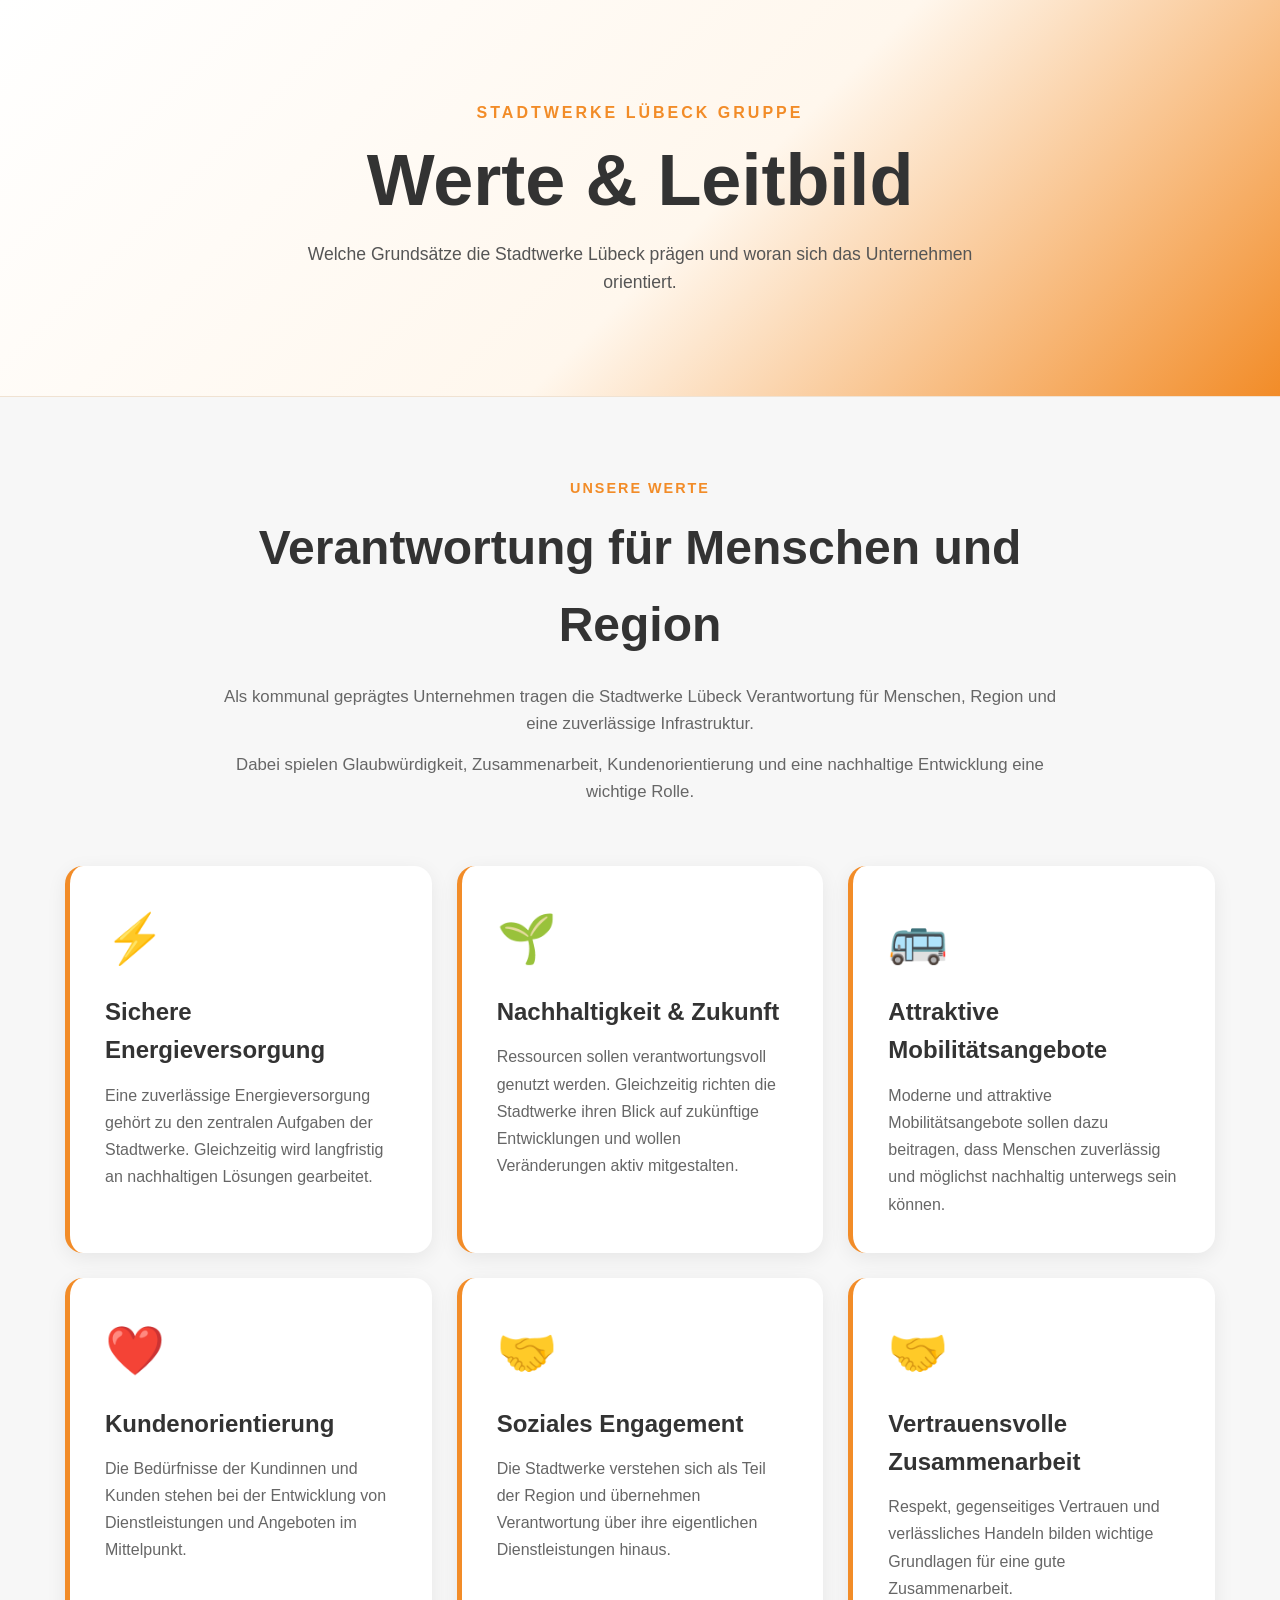
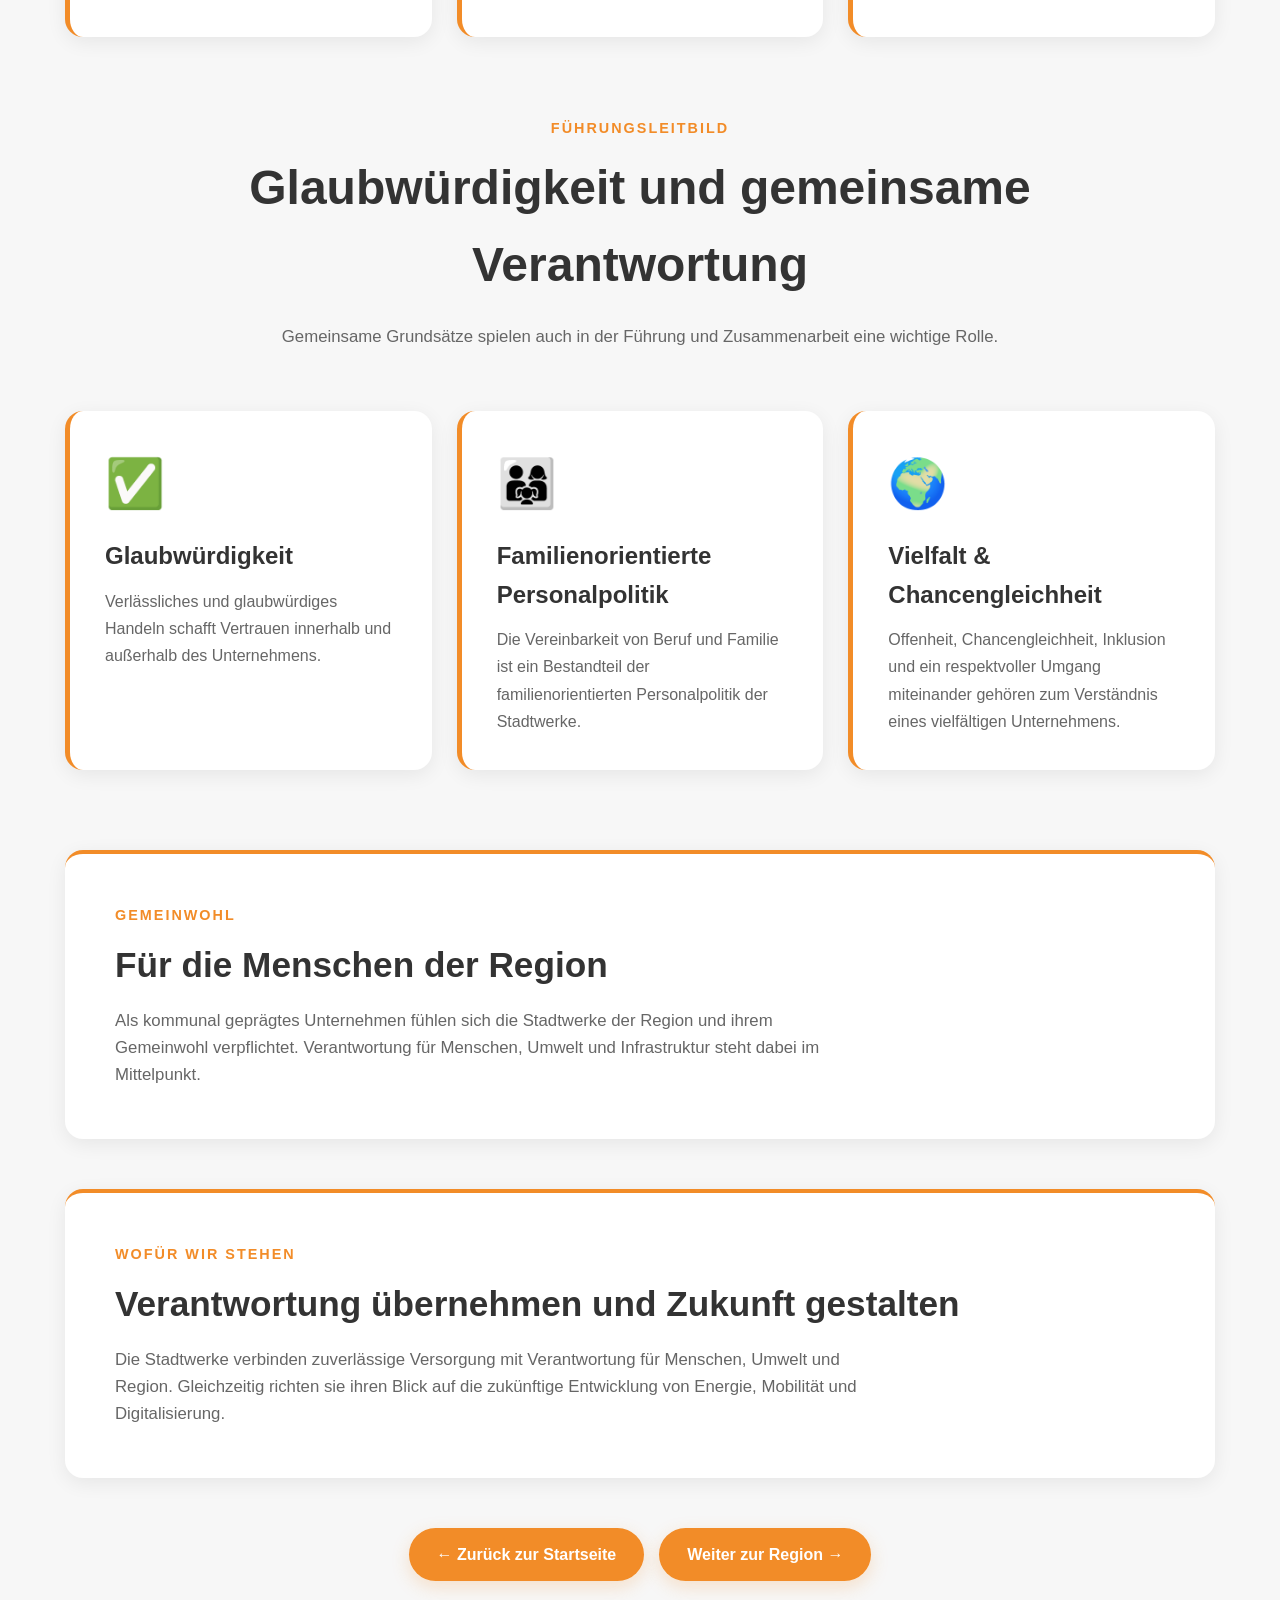
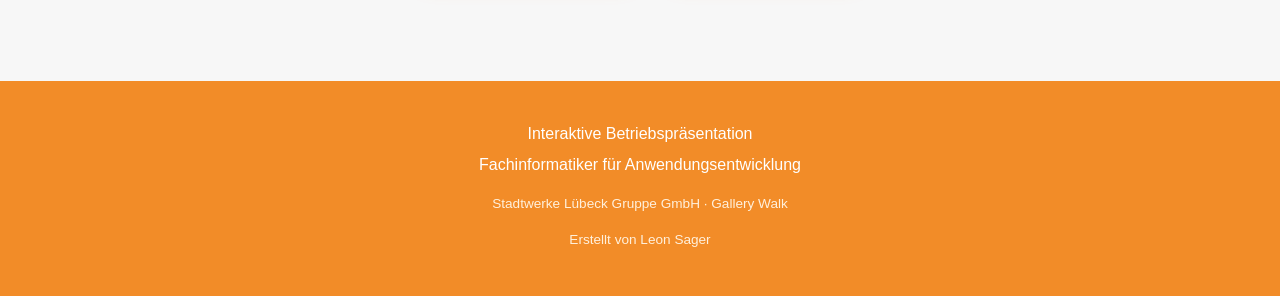
<file: werte.html>
<!DOCTYPE html>
<html lang="de">

<head>

    <!-- Zeichencodierung für Umlaute und Sonderzeichen -->
    <meta charset="UTF-8">

    <!-- Optimierung für Handy und Tablet -->
    <meta name="viewport" content="width=device-width, initial-scale=1.0">

    <!-- Titel im Browser -->
    <title>Werte & Leitbild | Stadtwerke Lübeck</title>

    <!-- Verbindung mit unserer CSS-Datei -->
    <link rel="stylesheet" href="style.css">

</head>


<body>


    <!-- =========================
         SEITEN-HEADER
         ========================= -->

    <header class="page-header">

        <div class="page-header-content">

            <p class="small-title">
                Stadtwerke Lübeck Gruppe
            </p>

            <h1>
                Werte & Leitbild
            </h1>

            <p>
                Welche Grundsätze die Stadtwerke Lübeck
                prägen und woran sich das Unternehmen orientiert.
            </p>

        </div>

    </header>


    <!-- =========================
         HAUPTINHALT
         ========================= -->

    <main class="about-main">


        <!-- =========================
             EINLEITUNG
             ========================= -->

        <section class="about-intro">

            <p class="section-label">
                UNSERE WERTE
            </p>

            <h2>
                Verantwortung für Menschen und Region
            </h2>

            <p>
                Als kommunal geprägtes Unternehmen tragen die
                Stadtwerke Lübeck Verantwortung für Menschen,
                Region und eine zuverlässige Infrastruktur.
            </p>

            <p>
                Dabei spielen Glaubwürdigkeit, Zusammenarbeit,
                Kundenorientierung und eine nachhaltige
                Entwicklung eine wichtige Rolle.
            </p>

        </section>


        <!-- =========================
             KERNELEMENTE
             ========================= -->

        <section class="task-grid">


            <!-- =========================
                 SICHERE ENERGIEVERSORGUNG
                 ========================= -->

            <article class="task-card">

                <div class="task-icon">
                    ⚡
                </div>

                <h3>
                    Sichere Energieversorgung
                </h3>

                <p>
                    Eine zuverlässige Energieversorgung gehört
                    zu den zentralen Aufgaben der Stadtwerke.
                    Gleichzeitig wird langfristig an
                    nachhaltigen Lösungen gearbeitet.
                </p>

            </article>


            <!-- =========================
                 NACHHALTIGKEIT & ZUKUNFT
                 ========================= -->

            <article class="task-card">

                <div class="task-icon">
                    🌱
                </div>

                <h3>
                    Nachhaltigkeit & Zukunft
                </h3>

                <p>
                    Ressourcen sollen verantwortungsvoll genutzt
                    werden. Gleichzeitig richten die Stadtwerke
                    ihren Blick auf zukünftige Entwicklungen und
                    wollen Veränderungen aktiv mitgestalten.
                </p>

            </article>


            <!-- =========================
                 MOBILITÄT
                 ========================= -->

            <article class="task-card">

                <div class="task-icon">
                    🚌
                </div>

                <h3>
                    Attraktive Mobilitätsangebote
                </h3>

                <p>
                    Moderne und attraktive Mobilitätsangebote
                    sollen dazu beitragen, dass Menschen
                    zuverlässig und möglichst nachhaltig
                    unterwegs sein können.
                </p>

            </article>


            <!-- =========================
                 KUNDENORIENTIERUNG
                 ========================= -->

            <article class="task-card">

                <div class="task-icon">
                    ❤️
                </div>

                <h3>
                    Kundenorientierung
                </h3>

                <p>
                    Die Bedürfnisse der Kundinnen und Kunden
                    stehen bei der Entwicklung von
                    Dienstleistungen und Angeboten
                    im Mittelpunkt.
                </p>

            </article>


            <!-- =========================
                 SOZIALES ENGAGEMENT
                 ========================= -->

            <article class="task-card">

                <div class="task-icon">
                    🤝
                </div>

                <h3>
                    Soziales Engagement
                </h3>

                <p>
                    Die Stadtwerke verstehen sich als Teil
                    der Region und übernehmen Verantwortung
                    über ihre eigentlichen Dienstleistungen
                    hinaus.
                </p>

            </article>


            <!-- =========================
                 VERTRAUENSVOLLE ZUSAMMENARBEIT
                 ========================= -->

            <article class="task-card">

                <div class="task-icon">
                    🤝
                </div>

                <h3>
                    Vertrauensvolle Zusammenarbeit
                </h3>

                <p>
                    Respekt, gegenseitiges Vertrauen und
                    verlässliches Handeln bilden wichtige
                    Grundlagen für eine gute Zusammenarbeit.
                </p>

            </article>


        </section>


        <!-- =========================
             FÜHRUNGSLEITBILD
             ========================= -->

        <section class="about-intro">

            <p class="section-label">
                FÜHRUNGSLEITBILD
            </p>

            <h2>
                Glaubwürdigkeit und gemeinsame Verantwortung
            </h2>

            <p>
                Gemeinsame Grundsätze spielen auch in der Führung
                und Zusammenarbeit eine wichtige Rolle.
            </p>

        </section>


        <section class="task-grid">


            <!-- =========================
                 GLAUBWÜRDIGKEIT
                 ========================= -->

            <article class="task-card">

                <div class="task-icon">
                    ✅
                </div>

                <h3>
                    Glaubwürdigkeit
                </h3>

                <p>
                    Verlässliches und glaubwürdiges Handeln
                    schafft Vertrauen innerhalb und außerhalb
                    des Unternehmens.
                </p>

            </article>


            <!-- =========================
                 FAMILIENORIENTIERUNG
                 ========================= -->

            <article class="task-card">

                <div class="task-icon">
                    👨‍👩‍👧
                </div>

                <h3>
                    Familienorientierte Personalpolitik
                </h3>

                <p>
                    Die Vereinbarkeit von Beruf und Familie
                    ist ein Bestandteil der familienorientierten
                    Personalpolitik der Stadtwerke.
                </p>

            </article>


            <!-- =========================
                 VIELFALT
                 ========================= -->

            <article class="task-card">

                <div class="task-icon">
                    🌍
                </div>

                <h3>
                    Vielfalt & Chancengleichheit
                </h3>

                <p>
                    Offenheit, Chancengleichheit, Inklusion
                    und ein respektvoller Umgang miteinander
                    gehören zum Verständnis eines vielfältigen
                    Unternehmens.
                </p>

            </article>


        </section>


        <!-- =========================
             GEMEINWOHL
             ========================= -->

        <section class="about-ending">

            <p class="section-label">
                GEMEINWOHL
            </p>

            <h2>
                Für die Menschen der Region
            </h2>

            <p>
                Als kommunal geprägtes Unternehmen fühlen sich
                die Stadtwerke der Region und ihrem Gemeinwohl
                verpflichtet. Verantwortung für Menschen,
                Umwelt und Infrastruktur steht dabei
                im Mittelpunkt.
            </p>

        </section>


        <!-- =========================
             KURZER ABSCHLUSS
             ========================= -->

        <section class="about-ending">

            <p class="section-label">
                WOFÜR WIR STEHEN
            </p>

            <h2>
                Verantwortung übernehmen und Zukunft gestalten
            </h2>

            <p>
                Die Stadtwerke verbinden zuverlässige Versorgung
                mit Verantwortung für Menschen, Umwelt und Region.
                Gleichzeitig richten sie ihren Blick auf die
                zukünftige Entwicklung von Energie, Mobilität
                und Digitalisierung.
            </p>

        </section>


        <!-- =========================
             SEITENNAVIGATION
             ========================= -->

        <div class="page-navigation">

            <a href="index.html" class="back-button">
                ← Zurück zur Startseite
            </a>

            <a href="region.html" class="next-page-button">
                Weiter zur Region →
            </a>

        </div>


    </main>


    <!-- =========================
         FOOTER
         ========================= -->

    <footer>

        <p>
            Interaktive Betriebspräsentation
        </p>

        <p>
            Fachinformatiker für Anwendungsentwicklung
        </p>

        <p class="footer-small">
            Stadtwerke Lübeck Gruppe GmbH · Gallery Walk
        </p>

        <p class="footer-small">
            Erstellt von Leon Sager
        </p>

    </footer>


</body>

</html>
</file>
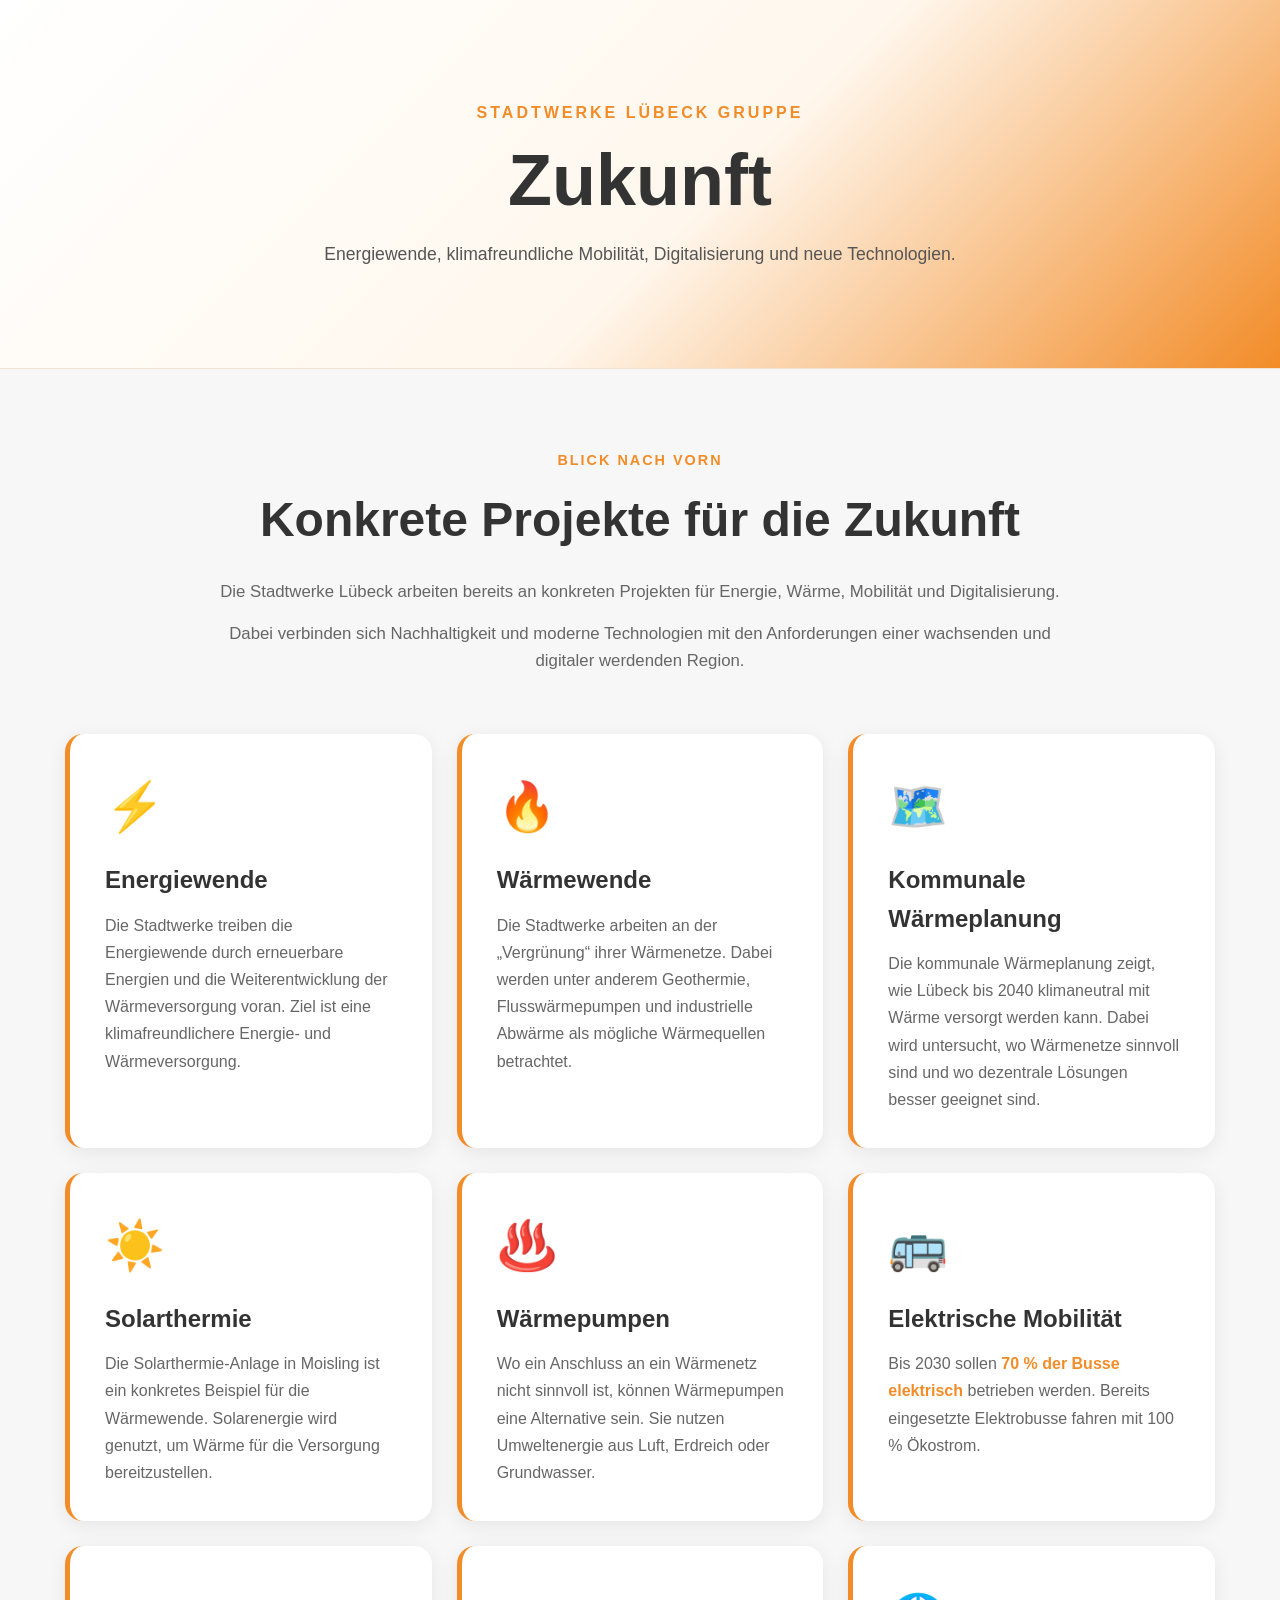
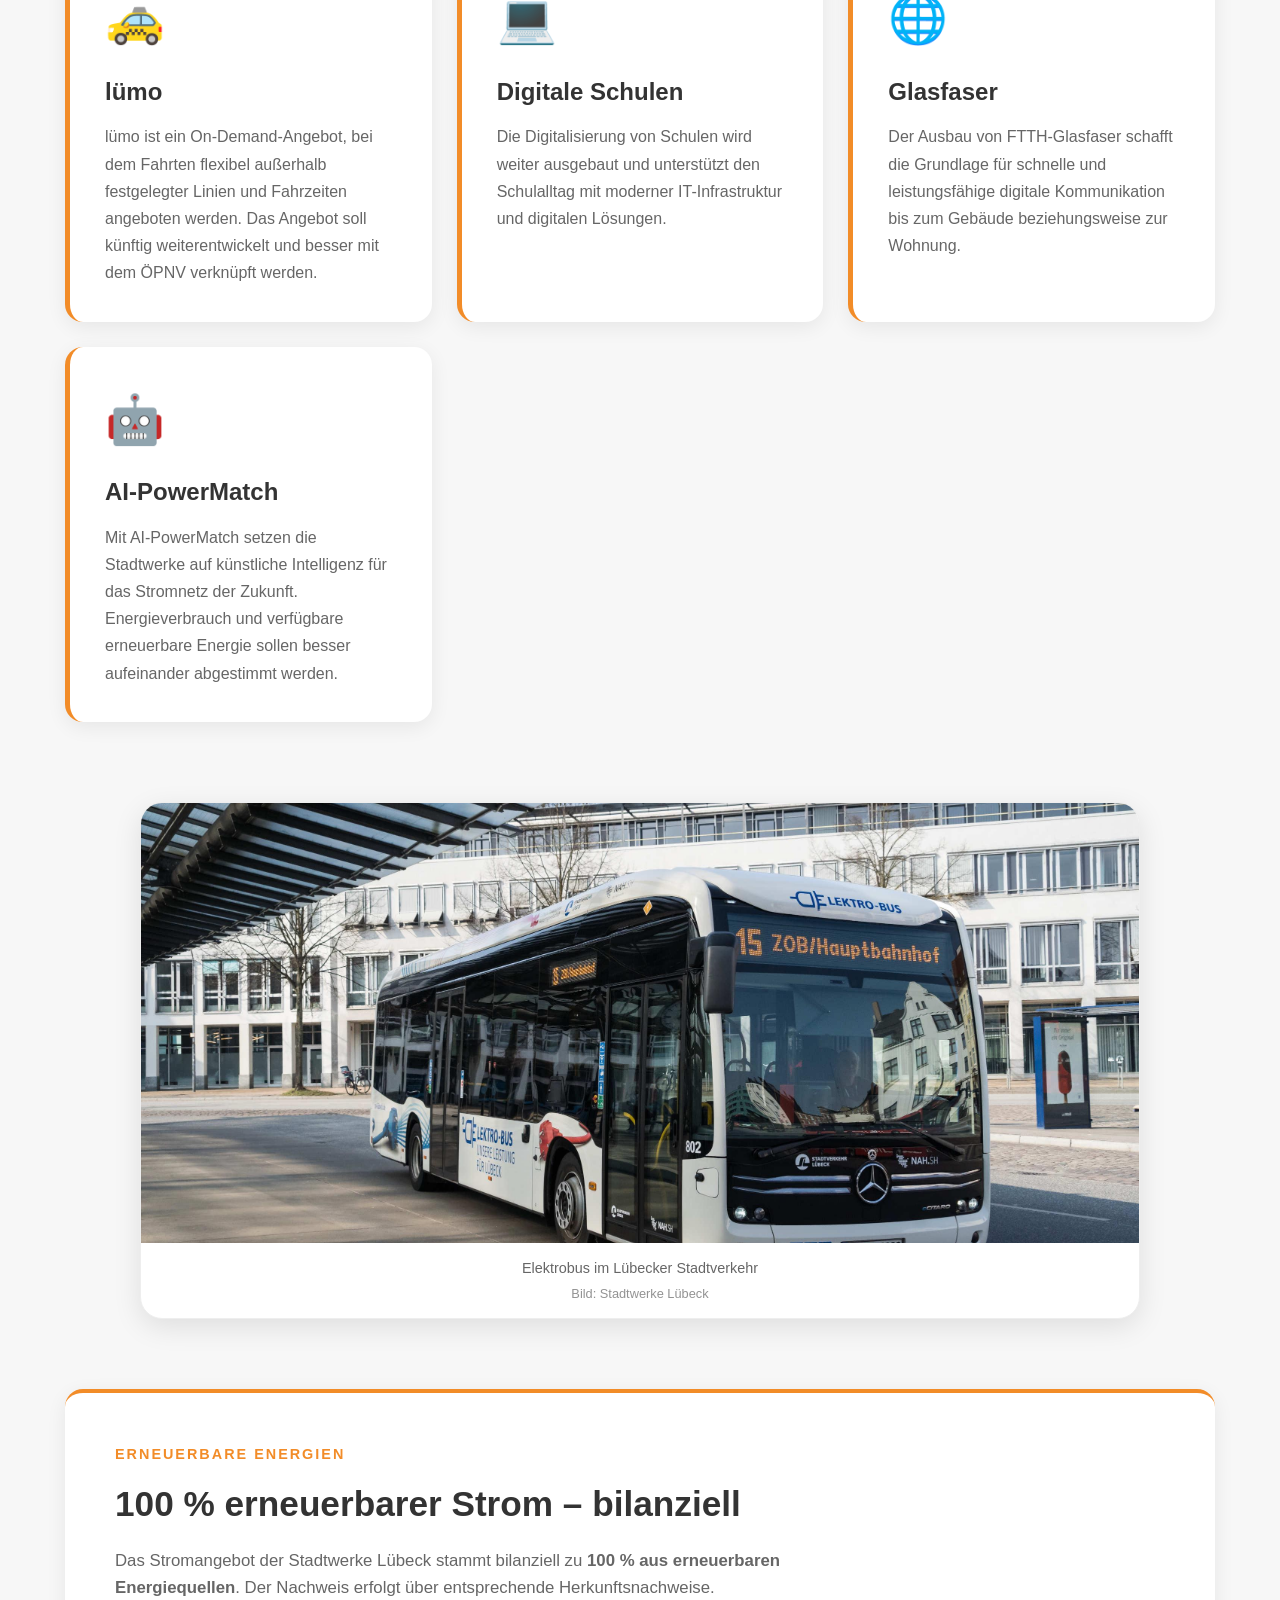
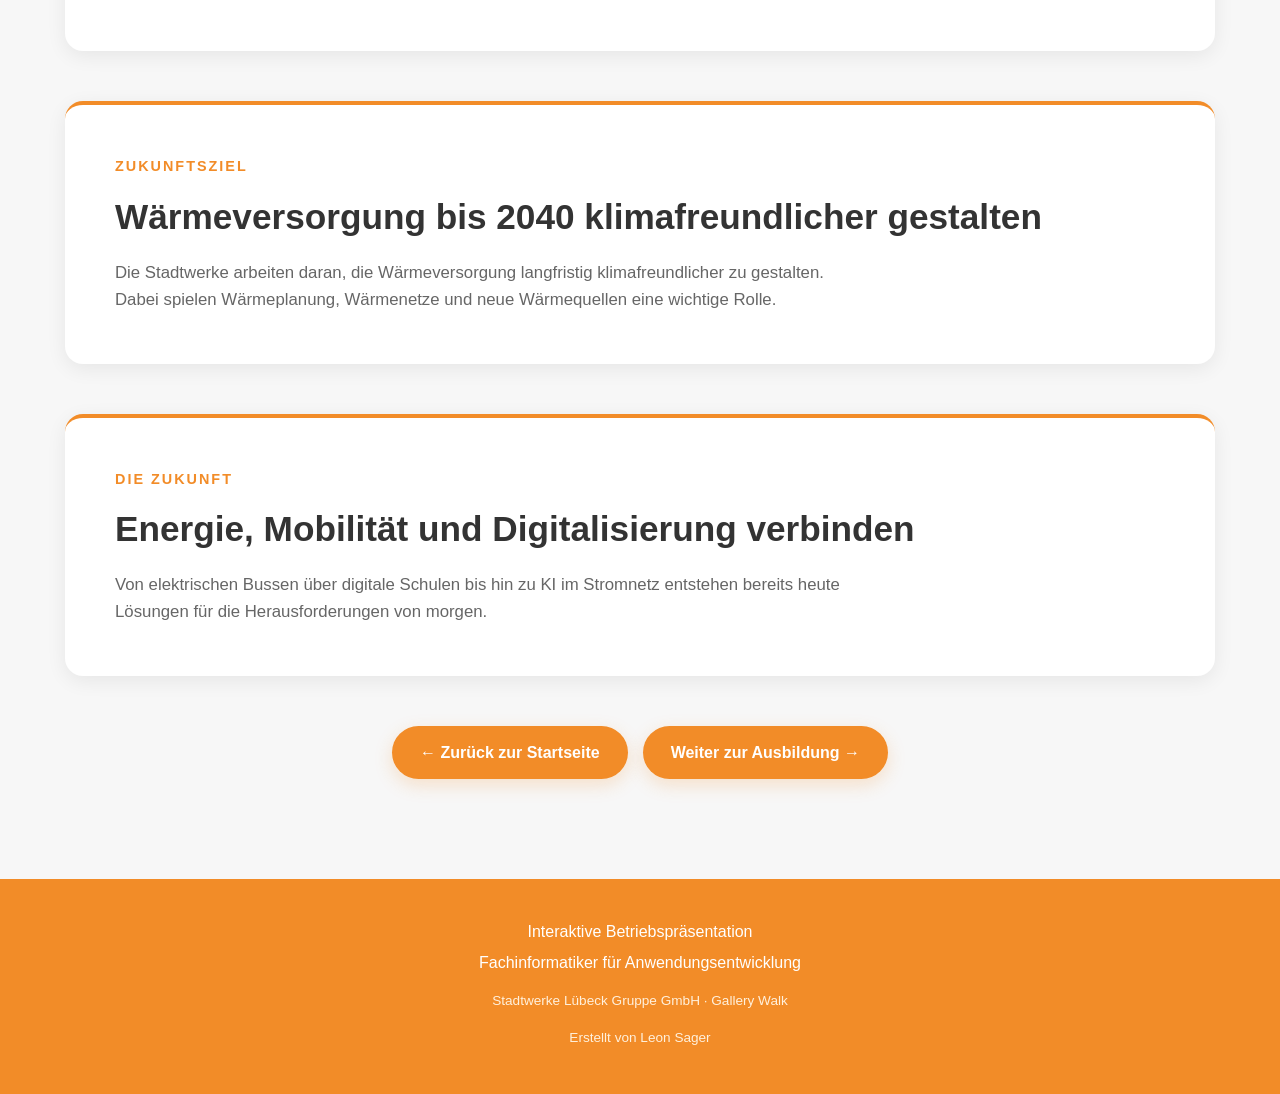
<file: zukunft.html>
<!DOCTYPE html>
<html lang="de">

<head>

    <!-- Zeichencodierung für Umlaute und Sonderzeichen -->
    <meta charset="UTF-8">

    <!-- Optimierung für Handy und Tablet -->
    <meta name="viewport" content="width=device-width, initial-scale=1.0">

    <!-- Titel im Browser -->
    <title>Zukunft | Stadtwerke Lübeck</title>

    <!-- Verbindung mit unserer CSS-Datei -->
    <link rel="stylesheet" href="style.css">

</head>


<body>


    <!-- =========================
         SEITEN-HEADER
         ========================= -->

    <header class="page-header">

        <div class="page-header-content">

            <p class="small-title">
                Stadtwerke Lübeck Gruppe
            </p>

            <h1>
                Zukunft
            </h1>

            <p>
                Energiewende, klimafreundliche Mobilität,
                Digitalisierung und neue Technologien.
            </p>

        </div>

    </header>


    <!-- =========================
         HAUPTINHALT
         ========================= -->

    <main class="about-main">


        <!-- =========================
             EINLEITUNG
             ========================= -->

        <section class="about-intro">

            <p class="section-label">
                BLICK NACH VORN
            </p>

            <h2>
                Konkrete Projekte für die Zukunft
            </h2>

            <p>
                Die Stadtwerke Lübeck arbeiten bereits an konkreten
                Projekten für Energie, Wärme, Mobilität und
                Digitalisierung.
            </p>

            <p>
                Dabei verbinden sich Nachhaltigkeit und moderne
                Technologien mit den Anforderungen einer
                wachsenden und digitaler werdenden Region.
            </p>

        </section>


        <!-- =========================
             ZUKUNFTSPROJEKTE
             ========================= -->

        <section class="task-grid">


            <!-- =========================
                 ENERGIEWENDE
                 ========================= -->

            <article class="task-card">

                <div class="task-icon">
                    ⚡
                </div>

                <h3>
                    Energiewende
                </h3>

                <p>
                    Die Stadtwerke treiben die Energiewende
                    durch erneuerbare Energien und die
                    Weiterentwicklung der Wärmeversorgung voran.
                    Ziel ist eine klimafreundlichere
                    Energie- und Wärmeversorgung.
                </p>

            </article>


            <!-- =========================
                 WÄRMEWENDE
                 ========================= -->

            <article class="task-card">

                <div class="task-icon">
                    🔥
                </div>

                <h3>
                    Wärmewende
                </h3>

                <p>
                    Die Stadtwerke arbeiten an der „Vergrünung“
                    ihrer Wärmenetze. Dabei werden unter anderem
                    Geothermie, Flusswärmepumpen und industrielle
                    Abwärme als mögliche Wärmequellen betrachtet.
                </p>

            </article>


            <!-- =========================
                 KOMMUNALE WÄRMEPLANUNG
                 ========================= -->

            <article class="task-card">

                <div class="task-icon">
                    🗺️
                </div>

                <h3>
                    Kommunale Wärmeplanung
                </h3>

                <p>
                    Die kommunale Wärmeplanung zeigt,
                    wie Lübeck bis 2040 klimaneutral mit Wärme
                    versorgt werden kann. Dabei wird untersucht,
                    wo Wärmenetze sinnvoll sind und wo dezentrale
                    Lösungen besser geeignet sind.
                </p>

            </article>


            <!-- =========================
                 SOLARTHERMIE
                 ========================= -->

            <article class="task-card">

                <div class="task-icon">
                    ☀️
                </div>

                <h3>
                    Solarthermie
                </h3>

                <p>
                    Die Solarthermie-Anlage in Moisling ist ein
                    konkretes Beispiel für die Wärmewende.
                    Solarenergie wird genutzt, um Wärme für
                    die Versorgung bereitzustellen.
                </p>

            </article>


            <!-- =========================
                 WÄRMEPUMPEN
                 ========================= -->

            <article class="task-card">

                <div class="task-icon">
                    ♨️
                </div>

                <h3>
                    Wärmepumpen
                </h3>

                <p>
                    Wo ein Anschluss an ein Wärmenetz nicht
                    sinnvoll ist, können Wärmepumpen eine
                    Alternative sein. Sie nutzen Umweltenergie
                    aus Luft, Erdreich oder Grundwasser.
                </p>

            </article>


            <!-- =========================
                 ELEKTRISCHE MOBILITÄT
                 ========================= -->

            <article class="task-card">

                <div class="task-icon">
                    🚌
                </div>

                <h3>
                    Elektrische Mobilität
                </h3>

                <p>
                    Bis 2030 sollen
                    <strong>70 % der Busse elektrisch</strong>
                    betrieben werden. Bereits eingesetzte
                    Elektrobusse fahren mit 100 % Ökostrom.
                </p>

            </article>


            <!-- =========================
                 LÜMO
                 ========================= -->

            <article class="task-card">

                <div class="task-icon">
                    🚕
                </div>

                <h3>
                    lümo
                </h3>

                <p>
                    lümo ist ein On-Demand-Angebot, bei dem
                    Fahrten flexibel außerhalb festgelegter
                    Linien und Fahrzeiten angeboten werden.
                    Das Angebot soll künftig weiterentwickelt
                    und besser mit dem ÖPNV verknüpft werden.
                </p>

            </article>


            <!-- =========================
                 DIGITALE SCHULE
                 ========================= -->

            <article class="task-card">

                <div class="task-icon">
                    💻
                </div>

                <h3>
                    Digitale Schulen
                </h3>

                <p>
                    Die Digitalisierung von Schulen wird weiter
                    ausgebaut und unterstützt den Schulalltag
                    mit moderner IT-Infrastruktur und digitalen
                    Lösungen.
                </p>

            </article>


            <!-- =========================
                 GLASFASER
                 ========================= -->

            <article class="task-card">

                <div class="task-icon">
                    🌐
                </div>

                <h3>
                    Glasfaser
                </h3>

                <p>
                    Der Ausbau von FTTH-Glasfaser schafft die
                    Grundlage für schnelle und leistungsfähige
                    digitale Kommunikation bis zum Gebäude
                    beziehungsweise zur Wohnung.
                </p>

            </article>


            <!-- =========================
                 AI-POWERMATCH
                 ========================= -->

            <article class="task-card">

                <div class="task-icon">
                    🤖
                </div>

                <h3>
                    AI-PowerMatch
                </h3>

                <p>
                    Mit AI-PowerMatch setzen die Stadtwerke
                    auf künstliche Intelligenz für das
                    Stromnetz der Zukunft. Energieverbrauch
                    und verfügbare erneuerbare Energie sollen
                    besser aufeinander abgestimmt werden.
                </p>

            </article>


        </section>


        <!-- =========================
             BILD – ELEKTROMOBILITÄT
             ========================= -->

        <figure class="page-image page-image-wide">

            <img
                src="bilder/stadtwerke-elektrobus.jpg"
                alt="Elektrobus der Stadtwerke Lübeck"
            >

            <figcaption>
                Elektrobus im Lübecker Stadtverkehr
                <span class="image-source">Bild: Stadtwerke Lübeck</span>
            </figcaption>

        </figure>


        <!-- =========================
             ERNEUERBARE ENERGIEN
             ========================= -->

        <section class="about-ending">

            <p class="section-label">
                ERNEUERBARE ENERGIEN
            </p>

            <h2>
                100 % erneuerbarer Strom – bilanziell
            </h2>

            <p>
                Das Stromangebot der Stadtwerke Lübeck stammt
                bilanziell zu <strong>100 % aus erneuerbaren
                Energiequellen</strong>. Der Nachweis erfolgt
                über entsprechende Herkunftsnachweise.
            </p>

        </section>


        <!-- =========================
             ZUKUNFTSZIEL 2040
             ========================= -->

        <section class="about-ending">

            <p class="section-label">
                ZUKUNFTSZIEL
            </p>

            <h2>
                Wärmeversorgung bis 2040 klimafreundlicher gestalten
            </h2>

            <p>
                Die Stadtwerke arbeiten daran, die Wärmeversorgung
                langfristig klimafreundlicher zu gestalten.
                Dabei spielen Wärmeplanung, Wärmenetze und
                neue Wärmequellen eine wichtige Rolle.
            </p>

        </section>


        <!-- =========================
             ABSCHLUSS
             ========================= -->

        <section class="about-ending">

            <p class="section-label">
                DIE ZUKUNFT
            </p>

            <h2>
                Energie, Mobilität und Digitalisierung verbinden
            </h2>

            <p>
                Von elektrischen Bussen über digitale Schulen
                bis hin zu KI im Stromnetz entstehen bereits heute
                Lösungen für die Herausforderungen von morgen.
            </p>

        </section>


        <!-- =========================
             SEITENNAVIGATION
             ========================= -->

        <div class="page-navigation">

            <a href="index.html" class="back-button">
                ← Zurück zur Startseite
            </a>

            <a href="ausbildung.html" class="next-page-button">
                Weiter zur Ausbildung →
            </a>

        </div>


    </main>


    <!-- =========================
         FOOTER
         ========================= -->

    <footer>

        <p>
            Interaktive Betriebspräsentation
        </p>

        <p>
            Fachinformatiker für Anwendungsentwicklung
        </p>

        <p class="footer-small">
            Stadtwerke Lübeck Gruppe GmbH · Gallery Walk
        </p>

        <p class="footer-small">
            Erstellt von Leon Sager
        </p>

    </footer>


</body>

</html>
</file>
<file: style.css>
/* =========================
   ALLGEMEINE EINSTELLUNGEN
   ========================= */

/* Entfernt Standard-Abstände und berechnet Größen einheitlich */
* {
    margin: 0;
    padding: 0;
    box-sizing: border-box;
}


/* Grundeinstellungen für die gesamte Webseite */
body {
    font-family: Arial, Helvetica, sans-serif;
    background-color: #f7f7f7;
    color: #333333;
    line-height: 1.6;
}


/* Entfernt die Standard-Unterstreichung von Links */
a {
    text-decoration: none;
}


/* =========================
   STARTSEITE / HERO
   ========================= */

.hero {

    /* Hero nimmt mindestens die gesamte Bildschirmhöhe ein */
    min-height: 100vh;

    /* Heller Verlauf aus Weiß und Orange */
    background: linear-gradient(
        135deg,
        #ffffff 0%,
        #fff8ef 55%,
        #f28c28 100%
    );

    /* Inhalt horizontal und vertikal zentrieren */
    display: flex;
    justify-content: center;
    align-items: center;

    /* Abstand zum Rand */
    padding: 40px 20px;

    /* Text zentrieren */
    text-align: center;
}


/* Container für den Inhalt des Heroes */
.hero-content {
    max-width: 900px;
}


/* Kleiner Titel über der Hauptüberschrift */
.small-title {

    color: #f28c28;

    font-size: 1rem;

    font-weight: bold;

    letter-spacing: 3px;

    text-transform: uppercase;

    margin-bottom: 15px;
}


/* Hauptüberschrift der Startseite */
.hero h1 {

    color: #333333;

    font-size: clamp(2.2rem, 6vw, 5rem);

    line-height: 1.1;

    margin-bottom: 20px;
}


/* Unterüberschrift */
.hero h2 {

    color: #f28c28;

    font-size: clamp(1.3rem, 3vw, 2rem);

    margin-bottom: 25px;
}


/* Einführungstext */
.intro-text {

    color: #555555;

    max-width: 700px;

    margin: 0 auto 35px auto;

    font-size: 1.1rem;
}


/* =========================
   START BUTTON
   ========================= */

.start-button {

    display: inline-block;

    background-color: #f28c28;

    color: white;

    padding: 15px 30px;

    border-radius: 30px;

    font-weight: bold;

    transition: 0.3s;

    box-shadow: 0 6px 18px rgba(242, 140, 40, 0.25);
}


/* Hover-Effekt */
.start-button:hover {

    background-color: #df7815;

    transform: translateY(-4px);

    box-shadow: 0 10px 25px rgba(242, 140, 40, 0.35);
}


/* =========================
   HAUPTBEREICH
   ========================= */

main {

    max-width: 1300px;

    margin: 0 auto;

    padding: 80px 25px;
}


/* =========================
   STARTSEITE - ÜBERSCHRIFT
   ========================= */

.section-title {

    text-align: center;

    margin-bottom: 50px;
}


.section-title h2 {

    color: #333333;

    font-size: clamp(2rem, 4vw, 3rem);

    margin-bottom: 10px;
}


.section-title p {

    color: #666666;

    font-size: 1.1rem;
}


/* =========================
   STARTSEITE - KARTEN
   ========================= */


/* Grid für die Startseiten-Karten */
.card-container {

    display: grid;

    grid-template-columns: repeat(auto-fit, minmax(250px, 1fr));

    gap: 25px;
}


/* Einzelne Startseiten-Karte */
.card {

    background-color: white;

    padding: 30px;

    border-radius: 18px;

    box-shadow: 0 5px 20px rgba(0, 0, 0, 0.07);

    border-top: 4px solid #f28c28;

    transition: 0.3s;

    display: flex;

    flex-direction: column;
}


/* Hover-Effekt */
.card:hover {

    transform: translateY(-8px);

    box-shadow: 0 15px 35px rgba(0, 0, 0, 0.12);
}


/* Emoji auf der Startseite */
.icon {

    font-size: 3rem;

    margin-bottom: 15px;
}


/* Überschrift einer Startseiten-Karte */
.card h3 {

    color: #333333;

    font-size: 1.5rem;

    margin-bottom: 10px;
}


/* Text einer Startseiten-Karte */
.card p {

    color: #666666;

    margin-bottom: 20px;

    flex-grow: 1;
}


/* Link in Startseiten-Karten */
.card a {

    color: #f28c28;

    font-weight: bold;

    font-size: 1rem;
}


/* Hover für Karten-Link */
.card a:hover {

    color: #df7815;
}


/* =========================
   QUIZ KARTE AUF STARTSEITE
   ========================= */

.quiz-card {

    background: linear-gradient(
        135deg,
        #f28c28,
        #ffb45f
    );

    color: white;

    border-top: none;
}


.quiz-card h3 {

    color: white;
}


.quiz-card p {

    color: #fff7ed;
}


.quiz-card a {

    color: white;
}


/* =========================
   FOOTER
   ========================= */

footer {

    background-color: #f28c28;

    color: white;

    text-align: center;

    padding: 40px 20px;
}


footer p {

    margin-bottom: 5px;
}


/* Kleiner Text im Footer */
.footer-small {

    color: #fff0dc;

    font-size: 0.85rem;

    margin-top: 15px;
}


/* =========================
   UNTERSEITEN - HEADER
   ========================= */

.page-header {

    background: linear-gradient(
        135deg,
        #ffffff 0%,
        #fff7ed 55%,
        #f28c28 100%
    );

    color: #333333;

    padding: 100px 20px;

    text-align: center;

    border-bottom: 1px solid #f0e2d2;
}


/* Container im Unterseiten-Header */
.page-header-content {

    max-width: 900px;

    margin: 0 auto;
}


/* Überschrift im Unterseiten-Header */
.page-header h1 {

    color: #333333;

    font-size: clamp(2.5rem, 6vw, 4.5rem);

    line-height: 1.1;

    margin-bottom: 20px;
}


/* Beschreibung im Unterseiten-Header */
.page-header-content > p:not(.small-title) {

    max-width: 700px;

    margin: 0 auto;

    color: #555555;

    font-size: 1.1rem;
}


/* =========================
   UNTERSEITEN - HAUPTBEREICH
   ========================= */

.about-main {

    max-width: 1200px;

    margin: 0 auto;

    padding: 80px 25px;
}


/* =========================
   EINLEITUNG
   ========================= */

.about-intro {

    max-width: 850px;

    margin: 0 auto 60px auto;

    text-align: center;
}


/* Kleine orange Bereichsüberschrift */
.section-label {

    color: #f28c28;

    font-size: 0.9rem;

    font-weight: bold;

    letter-spacing: 2px;

    margin-bottom: 10px;
}


/* Hauptüberschrift in Einleitungen */
.about-intro h2 {

    color: #333333;

    font-size: clamp(2rem, 4vw, 3rem);

    margin-bottom: 20px;
}


/* Text in Einleitungen */
.about-intro p:not(.section-label) {

    color: #666666;

    font-size: 1.05rem;

    margin-bottom: 15px;
}


/* =========================
   AUFGABEN / ALLGEMEINE KARTEN
   ========================= */

.task-grid {

    display: grid;

    grid-template-columns: repeat(3, 1fr);

    gap: 25px;

    margin-bottom: 80px;
}


/* Einzelne Aufgabenkarte */
.task-card {

    background-color: white;

    padding: 35px;

    border-radius: 18px;

    box-shadow: 0 5px 20px rgba(0, 0, 0, 0.07);

    border-left: 5px solid #f28c28;

    transition: 0.3s;
}


/* Hover-Effekt */
.task-card:hover {

    transform: translateY(-8px);

    box-shadow: 0 15px 35px rgba(0, 0, 0, 0.12);
}


/* Emoji der Aufgabenkarte */
.task-icon {

    font-size: 3rem;

    margin-bottom: 15px;
}


/* Überschrift der Aufgabenkarte */
.task-card h3 {

    color: #333333;

    font-size: 1.5rem;

    margin-bottom: 12px;
}


/* Text der Aufgabenkarte */
.task-card p {

    color: #666666;

    line-height: 1.7;
}


/* Hervorgehobener Text */
.task-card strong {

    color: #f28c28;
}


/* =========================
   ZAHLEN & FAKTEN
   ========================= */

.facts-section {

    background: linear-gradient(
        135deg,
        #fff7ed,
        #f28c28
    );

    border-radius: 22px;

    padding: 55px 35px;

    margin-bottom: 80px;

    text-align: center;

    border: 1px solid #f3d4b1;
}


/* Überschrift-Bereich der Fakten */
.facts-heading .section-label {

    color: #f28c28;
}


.facts-heading h2 {

    color: #333333;

    font-size: clamp(2rem, 4vw, 3rem);

    margin-bottom: 40px;
}


/* Grid der Zahlen */
.facts-grid {

    display: grid;

    grid-template-columns: repeat(4, 1fr);

    gap: 20px;
}


/* Einzelne Zahlenbox */
.fact-box {

    background-color: rgba(255, 255, 255, 0.75);

    padding: 30px 15px;

    border-radius: 15px;

    border: 1px solid rgba(242, 140, 40, 0.2);

    backdrop-filter: blur(5px);
}


/* Große Zahl */
.fact-number {

    display: block;

    color: black;

    font-size: 2rem;

    font-weight: bold;

    margin-bottom: 5px;
}


/* Beschreibung der Zahl */
.fact-text {

    color: #555555;

    font-size: 0.95rem;
}


/* Hinweis unter den Zahlen */
.facts-note {

    color: #666666;

    font-size: 0.8rem;

    margin-top: 25px;
}


/* =========================
   ABSCHLUSS-BEREICH
   ========================= */

.about-ending {

    background-color: white;

    border-radius: 18px;

    padding: 50px;

    box-shadow: 0 5px 20px rgba(0, 0, 0, 0.07);

    border-top: 4px solid #f28c28;

    margin-bottom: 50px;
}


/* Überschrift im Abschluss */
.about-ending h2 {

    color: #333333;

    font-size: 2.2rem;

    margin-bottom: 15px;
}


/* Text im Abschluss */
.about-ending p:not(.section-label) {

    color: #666666;

    max-width: 750px;

    font-size: 1.05rem;
}


/* =========================
   ZURÜCK BUTTON
   ========================= */

.back-container {

    text-align: center;

    margin-bottom: 20px;
}


.back-button {

    display: inline-block;

    background-color: #f28c28;

    color: white;

    padding: 14px 28px;

    border-radius: 30px;

    font-weight: bold;

    transition: 0.3s;

    box-shadow: 0 6px 18px rgba(242, 140, 40, 0.22);
}


/* Hover-Effekt */
.back-button:hover {

    background-color: #df7815;

    transform: translateY(-3px);

    box-shadow: 0 8px 20px rgba(242, 140, 40, 0.3);
}


/* =========================
   QUIZ
   ========================= */

.quiz-container {

    max-width: 850px;

    margin: 0 auto 60px auto;

    background-color: white;

    padding: 45px;

    border-radius: 20px;

    box-shadow: 0 5px 20px rgba(0, 0, 0, 0.07);

    border-left: 5px solid #f28c28;
}


/* Fragenzähler */
.quiz-score {

    color: #f28c28;

    font-weight: bold;

    margin-bottom: 25px;
}


/* Frage */
.quiz-question h2 {

    color: #333333;

    font-size: 2rem;

    line-height: 1.3;

    margin-bottom: 30px;
}


/* =========================
   QUIZ - ANTWORTEN
   ========================= */

.answer-container {

    display: grid;

    grid-template-columns: repeat(2, 1fr);

    gap: 15px;
}


/* Antwortbutton */
.answer-button {

    border: 2px solid #e1e1e1;

    background-color: #fafafa;

    color: #333333;

    padding: 16px;

    border-radius: 12px;

    font-size: 1rem;

    font-weight: bold;

    cursor: pointer;

    transition: 0.3s;
}


/* Hover auf Antwortbutton */
.answer-button:hover:not(:disabled) {

    border-color: #f28c28;

    color: #f28c28;

    transform: translateY(-3px);
}


/* Deaktivierter Button */
.answer-button:disabled {

    cursor: default;
}


/* Richtige Antwort */
.answer-button.correct {

    background-color: #f28c28;

    color: white;

    border-color: #f28c28;
}


/* Falsche Antwort */
.answer-button.wrong {

    background-color: #b33a3a;

    color: white;

    border-color: #b33a3a;
}


/* =========================
   QUIZ - ERGEBNIS
   ========================= */

.quiz-result {

    font-size: 1.2rem;

    font-weight: bold;

    margin-top: 25px;

    min-height: 30px;
}


/* =========================
   QUIZ - BUTTONS
   ========================= */

.next-button {

    display: none;

    margin-top: 25px;

    background-color: #f28c28;

    color: white;

    border: none;

    padding: 14px 28px;

    border-radius: 30px;

    font-weight: bold;

    cursor: pointer;

    transition: 0.3s;
}


/* Hover */
.next-button:hover {

    background-color: #df7815;

    transform: translateY(-3px);

    box-shadow: 0 8px 20px rgba(242, 140, 40, 0.25);
}


/* =========================
   SEITENBILDER
   ========================= */

.page-image {

    max-width: 1000px;

    margin: 0 auto 70px auto;

    background: #ffffff;

    border-radius: 22px;

    overflow: hidden;

    box-shadow: 0 8px 28px rgba(0, 0, 0, 0.10);

    border: 1px solid #eeeeee;
}


/* Bild */
.page-image img {

    display: block;

    width: 100%;

    height: 380px;

    object-fit: cover;
}


/* Besonders breites Bild */
.page-image-wide img {

    height: 440px;
}


/* Digitalisierungsbild */
.page-image-digital img {

    height: auto;

    max-height: 560px;

    object-fit: contain;

    background: #ffffff;
}


/* Bildunterschrift */
.page-image figcaption {

    padding: 14px 20px;

    color: #666666;

    font-size: 0.9rem;

    text-align: center;
}


/* =========================
   TABLET
   ========================= */

@media (max-width: 900px) {

    /* Aufgaben-Karten auf zwei Spalten */
    .task-grid {

        grid-template-columns: repeat(2, 1fr);
    }


    /* Zahlen ebenfalls auf zwei Spalten */
    .facts-grid {

        grid-template-columns: repeat(2, 1fr);
    }


    /* Startseitenkarten */
    .card-container {

        grid-template-columns: repeat(2, 1fr);
    }


    /* Seitenbilder */
    .page-image img,
    .page-image-wide img {

        height: 300px;
    }

}


/* =========================
   HANDY
   ========================= */

@media (max-width: 600px) {

    /* Hero kompakter */
    .hero {

        min-height: 90vh;

        padding: 40px 20px;
    }


    /* Unterseiten-Header kompakter */
    .page-header {

        padding: 75px 20px;
    }


    /* Hauptbereich */
    main {

        padding: 60px 18px;
    }


    .about-main {

        padding: 60px 18px;
    }


    /* Startseitenkarten */
    .card-container {

        grid-template-columns: 1fr;
    }


    /* Aufgaben-Karten */
    .task-grid {

        grid-template-columns: 1fr;
    }


    /* Fakten */
    .facts-grid {

        grid-template-columns: 1fr;
    }


    .facts-section {

        padding: 40px 20px;
    }


    /* Abschlussbox */
    .about-ending {

        padding: 35px 25px;
    }


    /* Quiz */
    .quiz-container {

        padding: 30px 20px;
    }


    .quiz-question h2 {

        font-size: 1.5rem;
    }


    .answer-container {

        grid-template-columns: 1fr;
    }


    .answer-button {

        width: 100%;
    }


    /* Seitenbilder */
    .page-image {

        margin-bottom: 50px;

        border-radius: 16px;
    }


    .page-image img,
    .page-image-wide img {

        height: 220px;
    }


    .page-image-digital img {

        height: auto;
    }

}

/* =========================
   SEITENNAVIGATION
   ========================= */

.page-navigation {

    display: flex;

    justify-content: center;

    align-items: center;

    gap: 15px;

    flex-wrap: wrap;

    margin-bottom: 20px;
}


/* Weiter-Button */

.next-page-button {

    display: inline-block;

    background-color: #f28c28;

    color: white;

    padding: 14px 28px;

    border-radius: 30px;

    font-weight: bold;

    transition: 0.3s;

    box-shadow: 0 6px 18px rgba(242, 140, 40, 0.22);
}


/* Hover */

.next-page-button:hover {

    background-color: #df7815;

    transform: translateY(-3px);

    box-shadow: 0 8px 20px rgba(242, 140, 40, 0.30);
}


/* =========================
   SEITENNAVIGATION – HANDY
   ========================= */

@media (max-width: 600px) {

    .page-navigation {

        flex-direction: column;

        width: 100%;
    }


    .page-navigation .back-button,
    .page-navigation .next-page-button {

        width: 100%;

        text-align: center;
    }

}

/* =========================
   HERO-BILD
   ========================= */

.hero-image {

    max-width: 850px;

    margin: 0 auto 35px auto;

    background-color: white;

    border-radius: 22px;

    overflow: hidden;

    box-shadow: 0 12px 35px rgba(0, 0, 0, 0.12);
}


/* Bild selbst */

.hero-image img {

    display: block;

    width: 100%;

    height: 360px;

    object-fit: cover;
}


/* Bildunterschrift */

.hero-image p {

    color: #666666;

    background-color: white;

    padding: 10px 15px;

    font-size: 0.9rem;

    text-align: center;
}


/* =========================
   HERO-BILD – HANDY
   ========================= */

@media (max-width: 600px) {

    .hero-image {

        border-radius: 16px;

        margin-bottom: 30px;
    }


    .hero-image img {

        height: 220px;
    }

}

/* =========================
   ZEITSTRAHL - GESCHICHTE
   ========================= */

.timeline {

    max-width: 750px;

    margin: 0 auto 20px auto;

    padding: 0;

    list-style: none;

    border-left: 4px solid #f28c28;
}


/* Ein Eintrag im Zeitstrahl */
.timeline li {

    position: relative;

    padding: 0 0 30px 30px;
}


/* Orangener Punkt auf der Linie */
.timeline li::before {

    content: "";

    position: absolute;

    left: -12px;

    top: 4px;

    width: 20px;

    height: 20px;

    border-radius: 50%;

    background-color: #ffffff;

    border: 4px solid #f28c28;
}


/* Jahreszahl */
.timeline-year {

    color: #f28c28;

    font-size: 1.3rem;

    font-weight: bold;
}


/* Text zum Jahr */
.timeline li p {

    color: #555555;

    margin-top: 5px;
}


/* =========================
   BILDQUELLE
   ========================= */

.image-source {

    display: block;

    margin-top: 4px;

    font-size: 0.8rem;

    opacity: 0.7;
}


/* Links in Quellenangaben */
.facts-note a {

    color: #df7815;
}


/* =========================
   ORGANIGRAMM
   ========================= */

.org-chart {

    max-width: 1000px;

    margin: 0 auto 80px auto;

    text-align: center;
}


/* Kasten im Organigramm */
.org-box {

    display: inline-block;

    background-color: white;

    padding: 16px 20px;

    border-radius: 14px;

    border: 3px solid #f28c28;

    box-shadow: 0 5px 20px rgba(0, 0, 0, 0.07);

    font-weight: bold;

    color: #333333;
}


/* Holding oben */
.org-box-main {

    background-color: #f28c28;

    color: white;

    font-size: 1.2rem;
}


.org-box-main span {

    display: block;

    font-size: 0.85rem;

    font-weight: normal;

    margin-top: 4px;
}


/* Kleinere Box (Enkelgesellschaft) */
.org-box-small {

    font-size: 0.9rem;

    border-style: dashed;
}


/* Senkrechte Linie unter der Holding */
.org-top {

    position: relative;

    padding-bottom: 30px;
}


.org-top::after {

    content: "";

    position: absolute;

    left: 50%;

    bottom: 0;

    height: 30px;

    border-left: 3px solid #f28c28;
}


/* Reihe mit den Tochtergesellschaften */
.org-children {

    display: grid;

    grid-template-columns: repeat(4, 1fr);

    gap: 15px;

    padding-top: 30px;

    position: relative;
}


/* Querlinie von der ersten bis zur letzten Box */
.org-children::before {

    content: "";

    position: absolute;

    top: 0;

    left: 12.5%;

    right: 12.5%;

    border-top: 3px solid #f28c28;
}


.org-branch {

    position: relative;
}


/* Kurze Linie von der Querlinie zu jeder Box */
.org-branch::before {

    content: "";

    position: absolute;

    left: 50%;

    top: -30px;

    height: 30px;

    border-left: 3px solid #f28c28;
}


/* Unterebene (TraveNetz unter Energie) */
.org-sub {

    margin-top: 20px;

    position: relative;
}


.org-sub::before {

    content: "";

    position: absolute;

    left: 50%;

    top: -20px;

    height: 20px;

    border-left: 3px dashed #f28c28;
}


@media (max-width: 900px) {

    .org-children {

        grid-template-columns: 1fr 1fr;
    }


    .org-children::before,
    .org-branch::before,
    .org-top::after {

        display: none;
    }

}


/* Quellenangabe unter dem Zeitstrahl */
.timeline-source {

    text-align: center;

    margin-bottom: 60px;
}


/* Quiz-Karte als breiter Abschluss unter allen Karten */
.card-container .quiz-card {

    grid-column: 1 / -1;

    text-align: center;
}


/* Bildquelle in derselben Zeile (Startseite, damit der Hero nicht höher wird) */
.image-source-inline {

    font-size: 0.8rem;

    opacity: 0.7;
}


/* Startbild passt sich der Bildschirmhöhe an,
   damit "Unternehmen entdecken" ohne Scrollen sichtbar ist */
.hero-image img {

    height: clamp(140px, calc(100vh - 620px), 360px);
}
</file>
